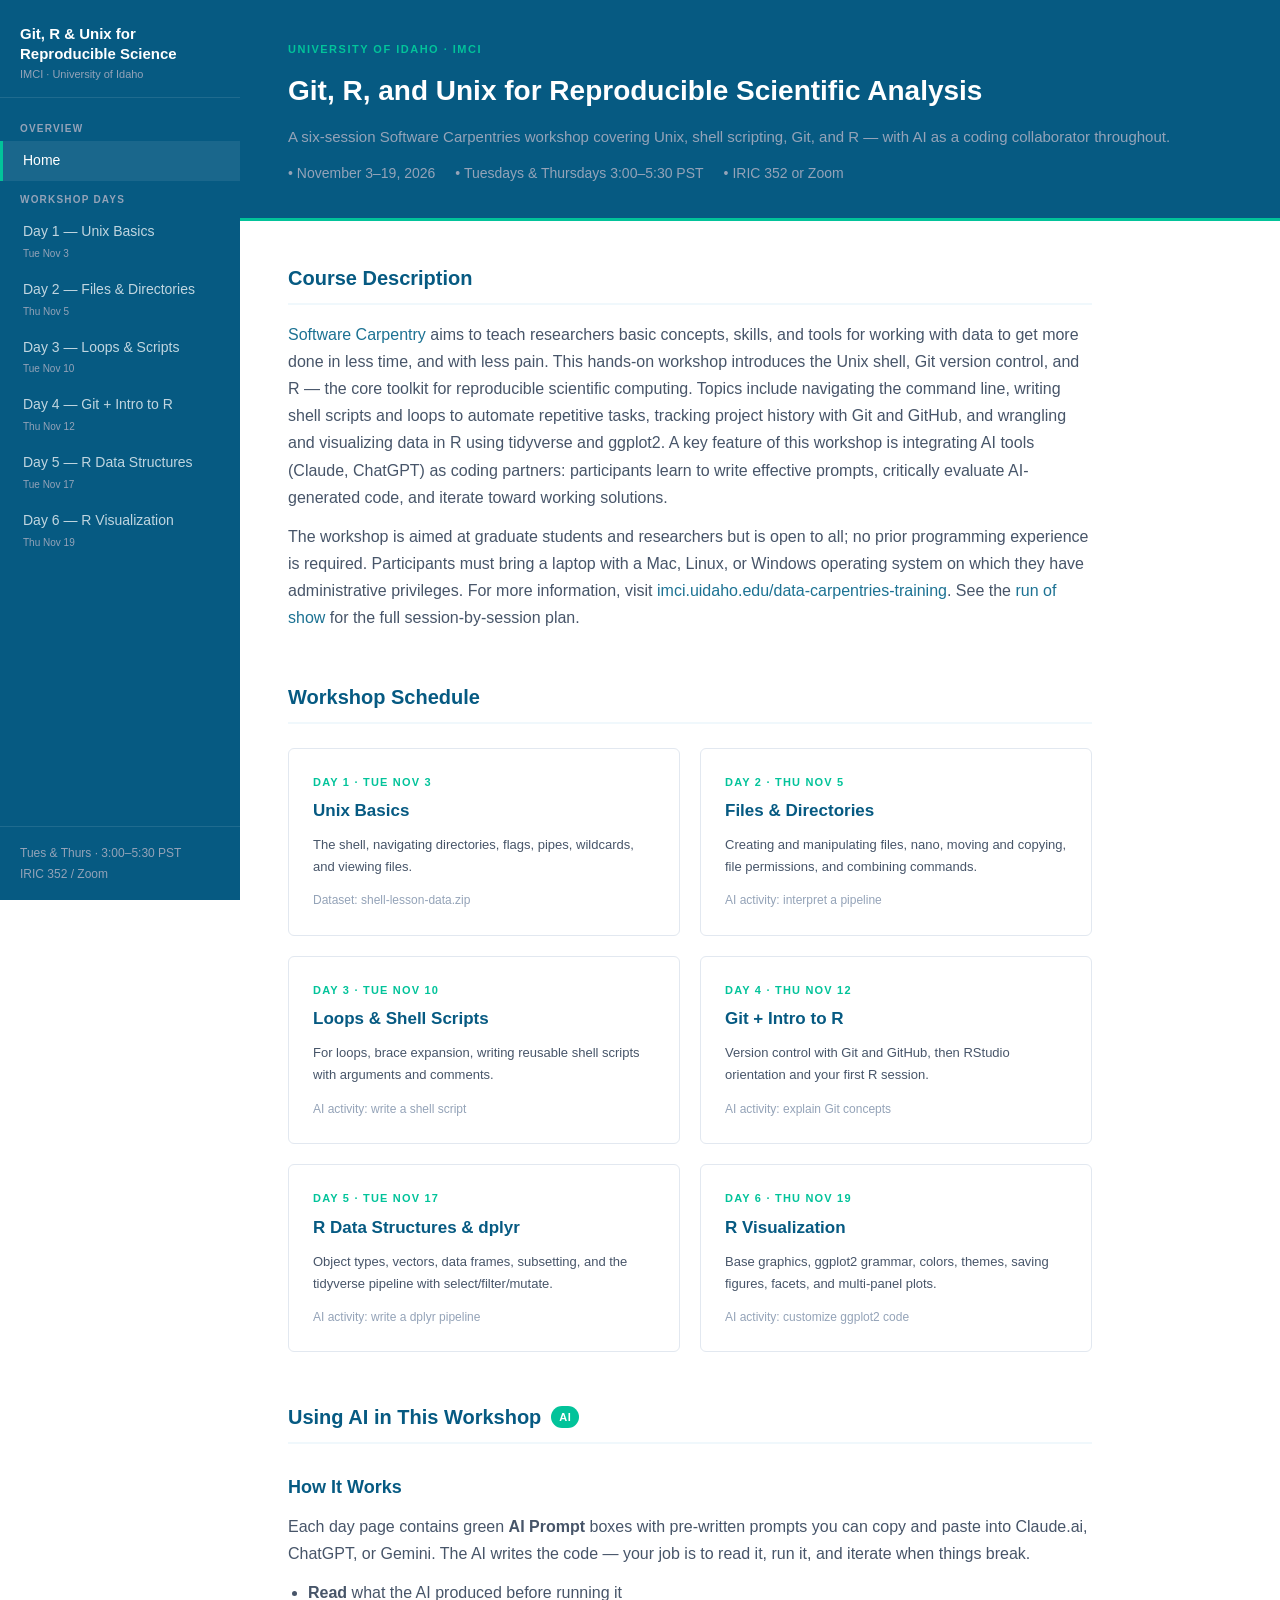
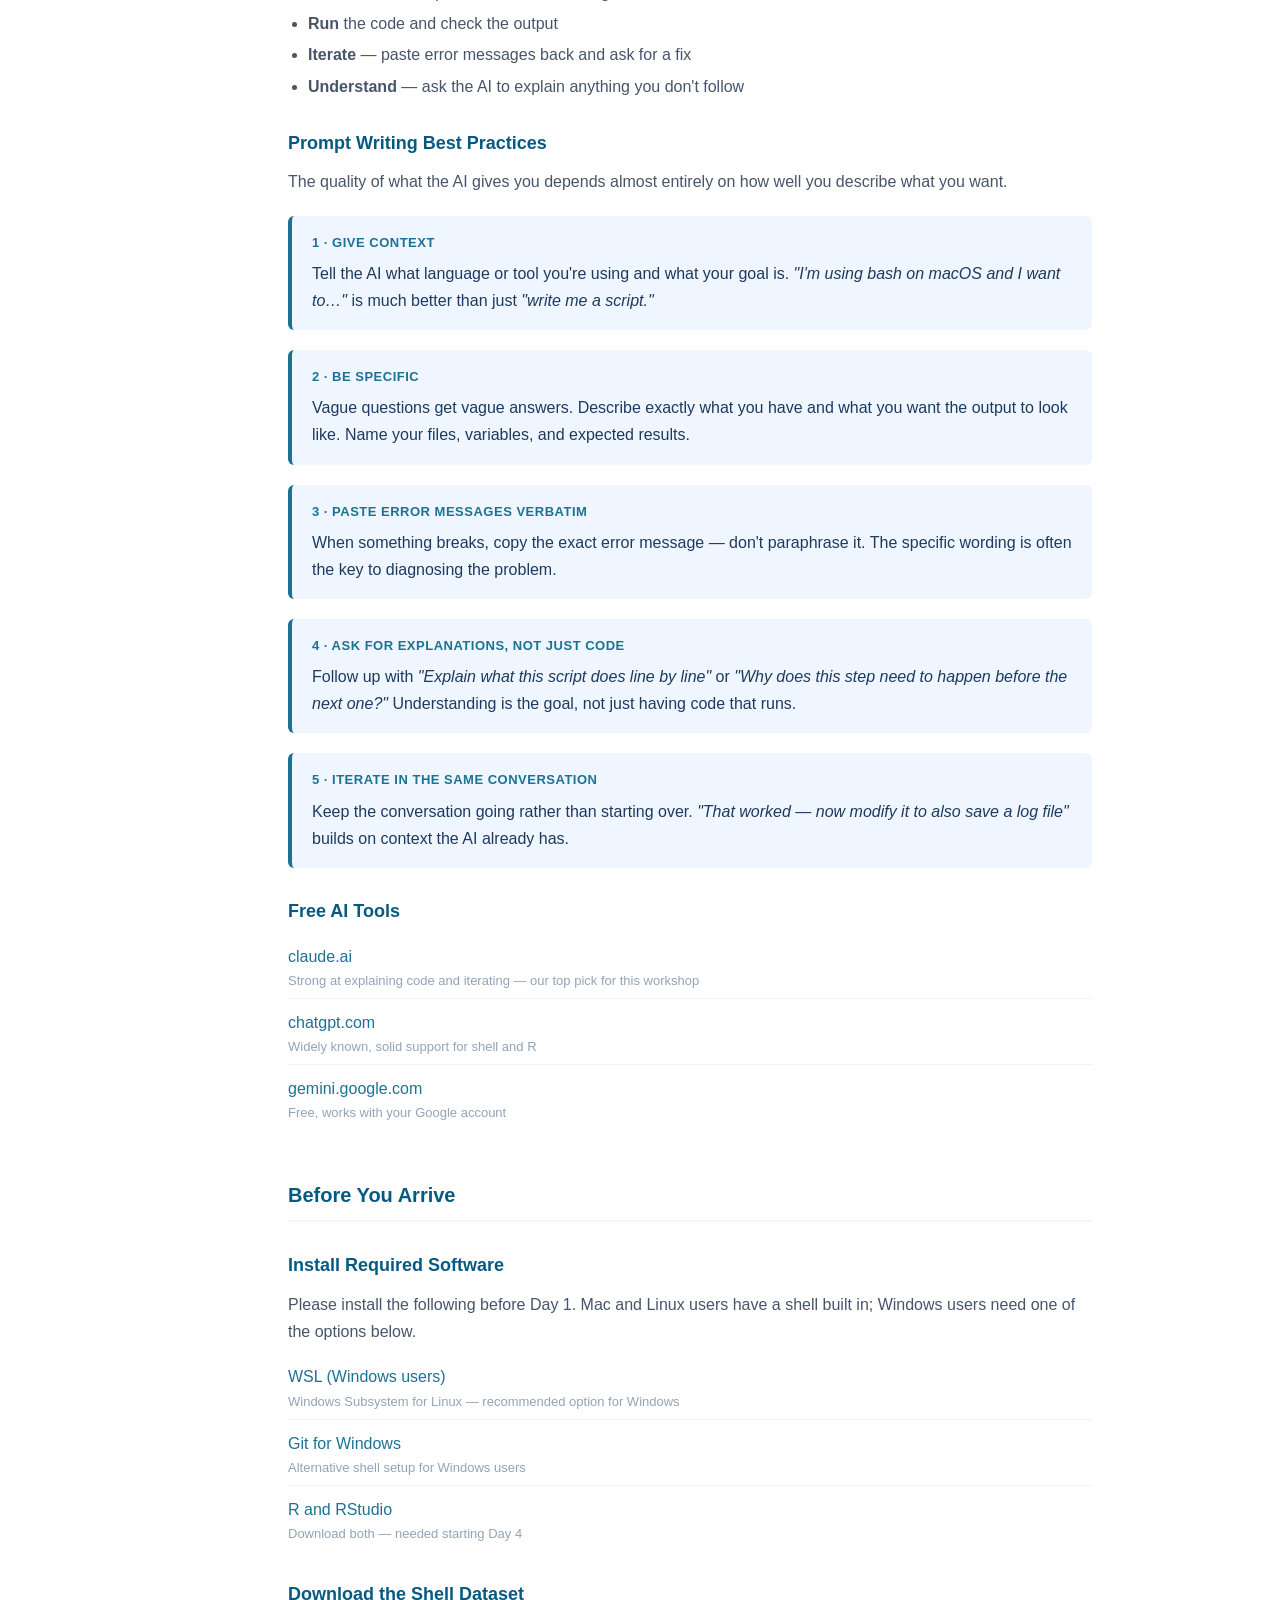
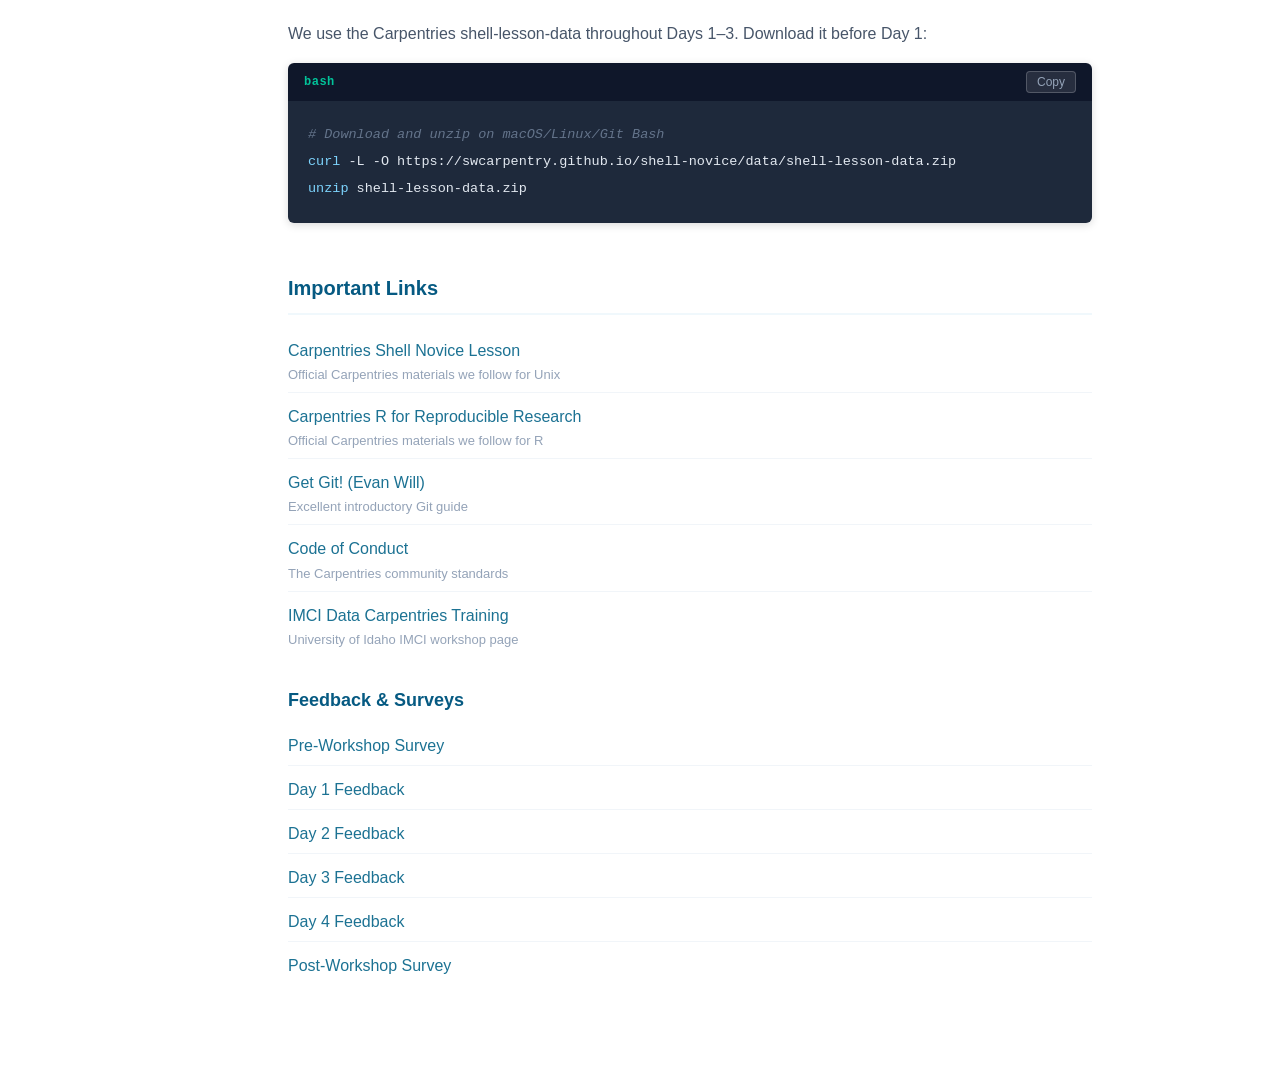
<file: index.html>
<!DOCTYPE html>
<html lang="en">
<head>
<meta charset="UTF-8">
<meta name="viewport" content="width=device-width, initial-scale=1.0">
<title>Git, R, and Unix for Reproducible Scientific Analysis — IMCI Workshop</title>
<link rel="stylesheet" href="style.css">
</head>
<body>

<button class="menu-toggle" aria-label="Toggle menu">☰</button>

<aside class="sidebar">
  <div class="sidebar-logo">
    <a href="index.html">Git, R &amp; Unix for Reproducible Science</a>
    <a href="https://imci.uidaho.edu/data-carpentries-training" target="_blank"><span>IMCI · University of Idaho</span></a>
  </div>
  <nav>
    <div class="nav-section">Overview</div>
    <a href="index.html">Home</a>
    <div class="nav-section">Workshop Days</div>
    <a href="day1.html">Day 1 — Unix Basics<span class="day-label">Tue Nov 3</span></a>
    <a href="day2.html">Day 2 — Files &amp; Directories<span class="day-label">Thu Nov 5</span></a>
    <a href="day3.html">Day 3 — Loops &amp; Scripts<span class="day-label">Tue Nov 10</span></a>
    <a href="day4.html">Day 4 — Git + Intro to R<span class="day-label">Thu Nov 12</span></a>
    <a href="day5.html">Day 5 — R Data Structures<span class="day-label">Tue Nov 17</span></a>
    <a href="day6.html">Day 6 — R Visualization<span class="day-label">Thu Nov 19</span></a>
  </nav>
  <div class="sidebar-footer">Tues &amp; Thurs · 3:00–5:30 PST<br>IRIC 352 / Zoom</div>
</aside>

<div class="main">
  <header class="page-header">
    <div class="day-tag"><a href="https://imci.uidaho.edu/data-carpentries-training" target="_blank" style="color:inherit;text-decoration:none;">University of Idaho · IMCI</a></div>
    <h1>Git, R, and Unix for Reproducible Scientific Analysis</h1>
    <p style="color:#94A3B8;margin-top:10px;font-size:15px;">A six-session Software Carpentries workshop covering Unix, shell scripting, Git, and R — with AI as a coding collaborator throughout.</p>
    <div class="meta">
      <span>November 3–19, 2026</span>
      <span>Tuesdays &amp; Thursdays 3:00–5:30 PST</span>
      <span>IRIC 352 or Zoom</span>
    </div>
  </header>

  <div class="content">

    <div class="section">
      <div class="section-title">Course Description</div>
      <p><a href="https://software-carpentry.org/" target="_blank">Software Carpentry</a> aims to teach researchers basic concepts, skills, and tools for working with data to get more done in less time, and with less pain. This hands-on workshop introduces the Unix shell, Git version control, and R — the core toolkit for reproducible scientific computing. Topics include navigating the command line, writing shell scripts and loops to automate repetitive tasks, tracking project history with Git and GitHub, and wrangling and visualizing data in R using tidyverse and ggplot2. A key feature of this workshop is integrating AI tools (Claude, ChatGPT) as coding partners: participants learn to write effective prompts, critically evaluate AI-generated code, and iterate toward working solutions.</p>
      <p>The workshop is aimed at graduate students and researchers but is open to all; no prior programming experience is required. Participants must bring a laptop with a Mac, Linux, or Windows operating system on which they have administrative privileges. For more information, visit <a href="https://imci.uidaho.edu/data-carpentries-training" target="_blank">imci.uidaho.edu/data-carpentries-training</a>. See the <a href="https://docs.google.com/document/d/1jWtdh1XeeGhnQqOpJk64u4ZnpsnD8Xxl2saQIbyRXAM/edit?usp=sharing" target="_blank">run of show</a> for the full session-by-session plan.</p>
    </div>

    <div class="section">
      <div class="section-title">Workshop Schedule</div>
      <div class="day-grid">
        <a class="day-card" href="day1.html">
          <div class="card-day">Day 1 · Tue Nov 3</div>
          <h3>Unix Basics</h3>
          <p>The shell, navigating directories, flags, pipes, wildcards, and viewing files.</p>
          <div class="card-date">Dataset: shell-lesson-data.zip</div>
        </a>
        <a class="day-card" href="day2.html">
          <div class="card-day">Day 2 · Thu Nov 5</div>
          <h3>Files &amp; Directories</h3>
          <p>Creating and manipulating files, nano, moving and copying, file permissions, and combining commands.</p>
          <div class="card-date">AI activity: interpret a pipeline</div>
        </a>
        <a class="day-card" href="day3.html">
          <div class="card-day">Day 3 · Tue Nov 10</div>
          <h3>Loops &amp; Shell Scripts</h3>
          <p>For loops, brace expansion, writing reusable shell scripts with arguments and comments.</p>
          <div class="card-date">AI activity: write a shell script</div>
        </a>
        <a class="day-card" href="day4.html">
          <div class="card-day">Day 4 · Thu Nov 12</div>
          <h3>Git + Intro to R</h3>
          <p>Version control with Git and GitHub, then RStudio orientation and your first R session.</p>
          <div class="card-date">AI activity: explain Git concepts</div>
        </a>
        <a class="day-card" href="day5.html">
          <div class="card-day">Day 5 · Tue Nov 17</div>
          <h3>R Data Structures &amp; dplyr</h3>
          <p>Object types, vectors, data frames, subsetting, and the tidyverse pipeline with select/filter/mutate.</p>
          <div class="card-date">AI activity: write a dplyr pipeline</div>
        </a>
        <a class="day-card" href="day6.html">
          <div class="card-day">Day 6 · Thu Nov 19</div>
          <h3>R Visualization</h3>
          <p>Base graphics, ggplot2 grammar, colors, themes, saving figures, facets, and multi-panel plots.</p>
          <div class="card-date">AI activity: customize ggplot2 code</div>
        </a>
      </div>
    </div>

    <div class="section">
      <div class="section-title">Using AI in This Workshop <span class="badge ai">AI</span></div>

      <h2>How It Works</h2>
      <p>Each day page contains green <strong>AI Prompt</strong> boxes with pre-written prompts you can copy and paste into Claude.ai, ChatGPT, or Gemini. The AI writes the code — your job is to read it, run it, and iterate when things break.</p>
      <ul>
        <li><strong>Read</strong> what the AI produced before running it</li>
        <li><strong>Run</strong> the code and check the output</li>
        <li><strong>Iterate</strong> — paste error messages back and ask for a fix</li>
        <li><strong>Understand</strong> — ask the AI to explain anything you don't follow</li>
      </ul>

      <h2>Prompt Writing Best Practices</h2>
      <p>The quality of what the AI gives you depends almost entirely on how well you describe what you want.</p>

      <div class="callout demo">
        <div class="callout-title">1 · Give context</div>
        <p>Tell the AI what language or tool you're using and what your goal is. <em>"I'm using bash on macOS and I want to…"</em> is much better than just <em>"write me a script."</em></p>
      </div>

      <div class="callout demo">
        <div class="callout-title">2 · Be specific</div>
        <p>Vague questions get vague answers. Describe exactly what you have and what you want the output to look like. Name your files, variables, and expected results.</p>
      </div>

      <div class="callout demo">
        <div class="callout-title">3 · Paste error messages verbatim</div>
        <p>When something breaks, copy the exact error message — don't paraphrase it. The specific wording is often the key to diagnosing the problem.</p>
      </div>

      <div class="callout demo">
        <div class="callout-title">4 · Ask for explanations, not just code</div>
        <p>Follow up with <em>"Explain what this script does line by line"</em> or <em>"Why does this step need to happen before the next one?"</em> Understanding is the goal, not just having code that runs.</p>
      </div>

      <div class="callout demo">
        <div class="callout-title">5 · Iterate in the same conversation</div>
        <p>Keep the conversation going rather than starting over. <em>"That worked — now modify it to also save a log file"</em> builds on context the AI already has.</p>
      </div>

      <h2>Free AI Tools</h2>
      <ul class="link-list">
        <li><a href="https://claude.ai" target="_blank">claude.ai</a><span class="link-desc">Strong at explaining code and iterating — our top pick for this workshop</span></li>
        <li><a href="https://chatgpt.com" target="_blank">chatgpt.com</a><span class="link-desc">Widely known, solid support for shell and R</span></li>
        <li><a href="https://gemini.google.com" target="_blank">gemini.google.com</a><span class="link-desc">Free, works with your Google account</span></li>
      </ul>
    </div>

    <div class="section">
      <div class="section-title">Before You Arrive</div>

      <h2>Install Required Software</h2>
      <p>Please install the following before Day 1. Mac and Linux users have a shell built in; Windows users need one of the options below.</p>
      <ul class="link-list">
        <li><a href="https://learn.microsoft.com/en-us/windows/wsl/install" target="_blank">WSL (Windows users)</a><span class="link-desc">Windows Subsystem for Linux — recommended option for Windows</span></li>
        <li><a href="https://carpentries.github.io/workshop-template/install_instructions/#shell" target="_blank">Git for Windows</a><span class="link-desc">Alternative shell setup for Windows users</span></li>
        <li><a href="https://posit.co/download/rstudio-desktop/" target="_blank">R and RStudio</a><span class="link-desc">Download both — needed starting Day 4</span></li>
      </ul>

      <h2>Download the Shell Dataset</h2>
      <p>We use the Carpentries shell-lesson-data throughout Days 1–3. Download it before Day 1:</p>
      <div class="code-block">
        <div class="code-header"><span class="code-lang">bash</span><button class="copy-btn" onclick="copyCode(this)">Copy</button></div>
        <pre><code><span class="cm"># Download and unzip on macOS/Linux/Git Bash</span>
<span class="kw">curl</span> -L -O https://swcarpentry.github.io/shell-novice/data/shell-lesson-data.zip
<span class="kw">unzip</span> shell-lesson-data.zip</code></pre>
      </div>
    </div>

    <div class="section">
      <div class="section-title">Important Links</div>
      <ul class="link-list">
        <li><a href="https://swcarpentry.github.io/shell-novice/01-intro.html" target="_blank">Carpentries Shell Novice Lesson</a><span class="link-desc">Official Carpentries materials we follow for Unix</span></li>
        <li><a href="https://swcarpentry.github.io/r-novice-gapminder/" target="_blank">Carpentries R for Reproducible Research</a><span class="link-desc">Official Carpentries materials we follow for R</span></li>
        <li><a href="https://evanwill.github.io/get-git-b/" target="_blank">Get Git! (Evan Will)</a><span class="link-desc">Excellent introductory Git guide</span></li>
        <li><a href="https://docs.carpentries.org/topic_folders/policies/code-of-conduct.html" target="_blank">Code of Conduct</a><span class="link-desc">The Carpentries community standards</span></li>
        <li><a href="https://imci.uidaho.edu/data-carpentries-training" target="_blank">IMCI Data Carpentries Training</a><span class="link-desc">University of Idaho IMCI workshop page</span></li>
      </ul>

      <h2>Feedback &amp; Surveys</h2>
      <ul class="link-list">
        <li><a href="#" target="_blank">Pre-Workshop Survey</a></li>
        <li><a href="#" target="_blank">Day 1 Feedback</a></li>
        <li><a href="#" target="_blank">Day 2 Feedback</a></li>
        <li><a href="#" target="_blank">Day 3 Feedback</a></li>
        <li><a href="#" target="_blank">Day 4 Feedback</a></li>
        <li><a href="#" target="_blank">Post-Workshop Survey</a></li>
      </ul>
    </div>

  </div>
</div>

<script src="scripts.js"></script>
</body>
</html>
</file>
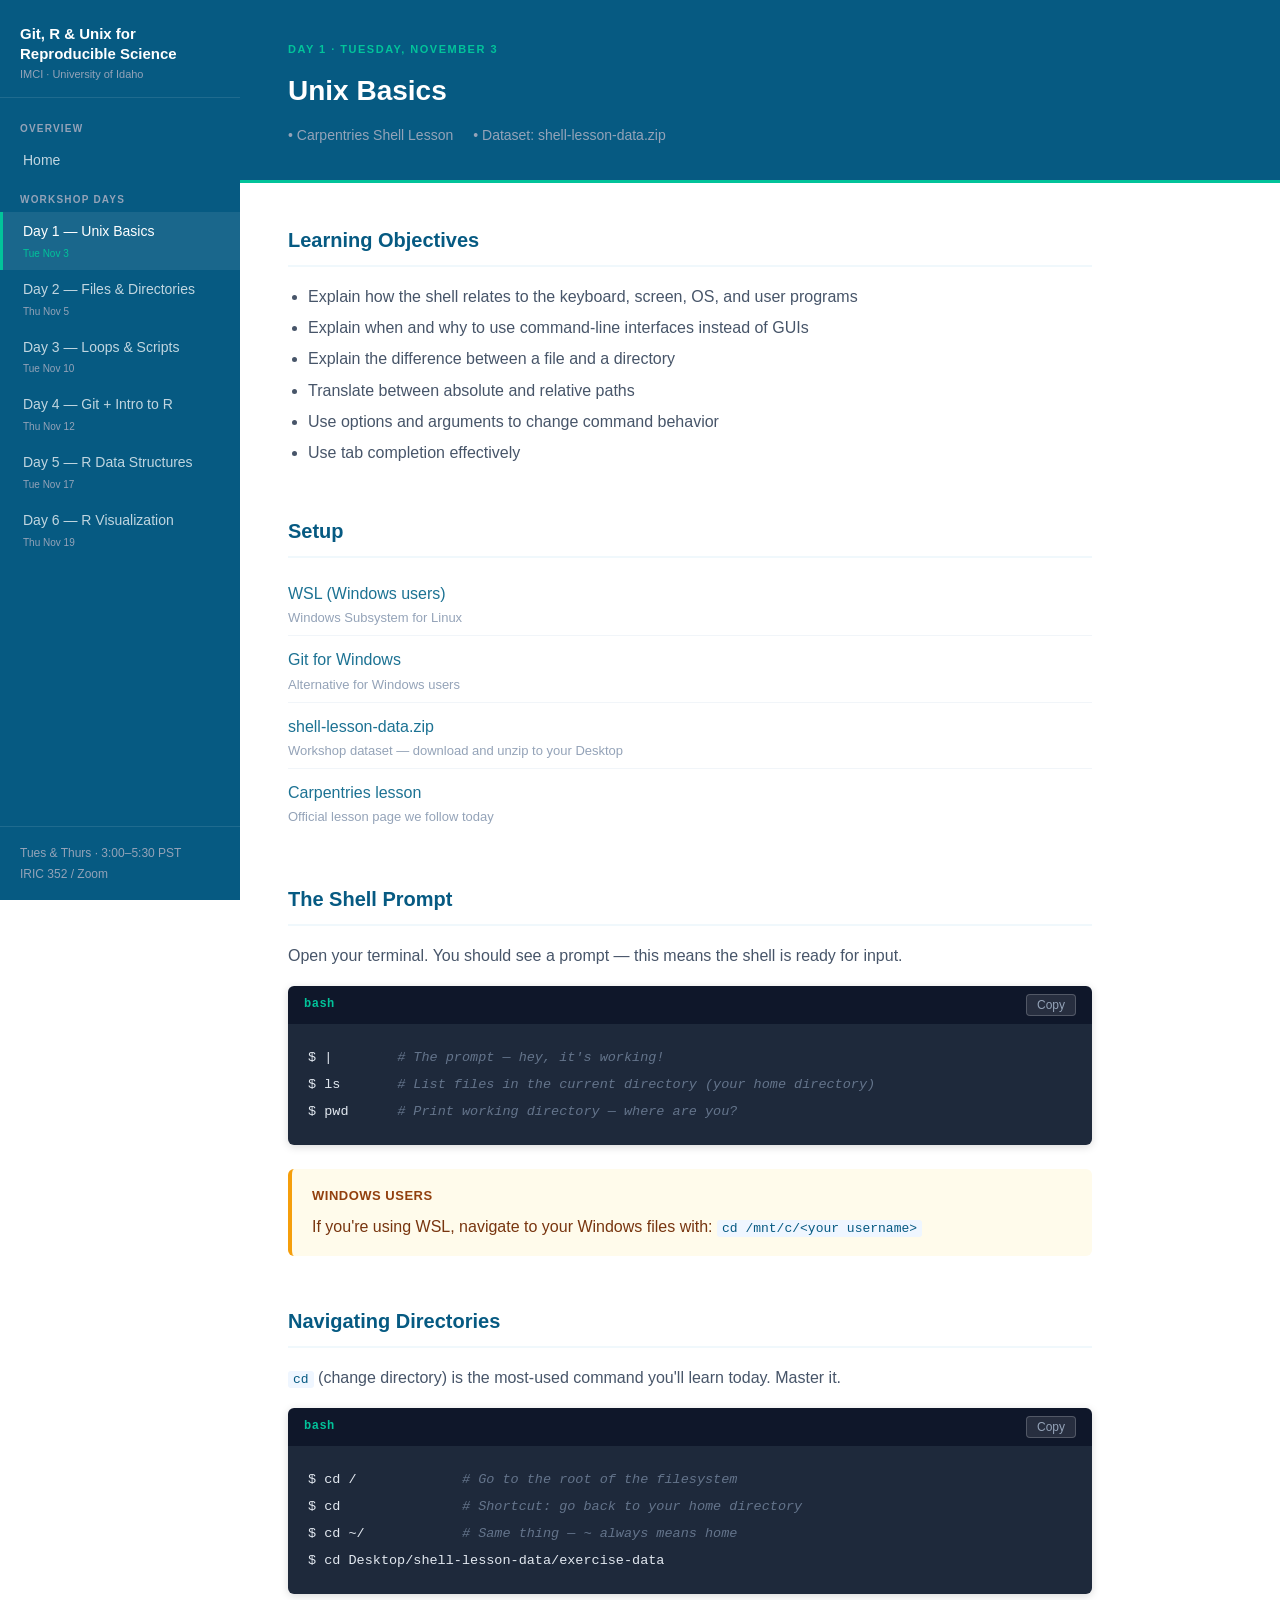
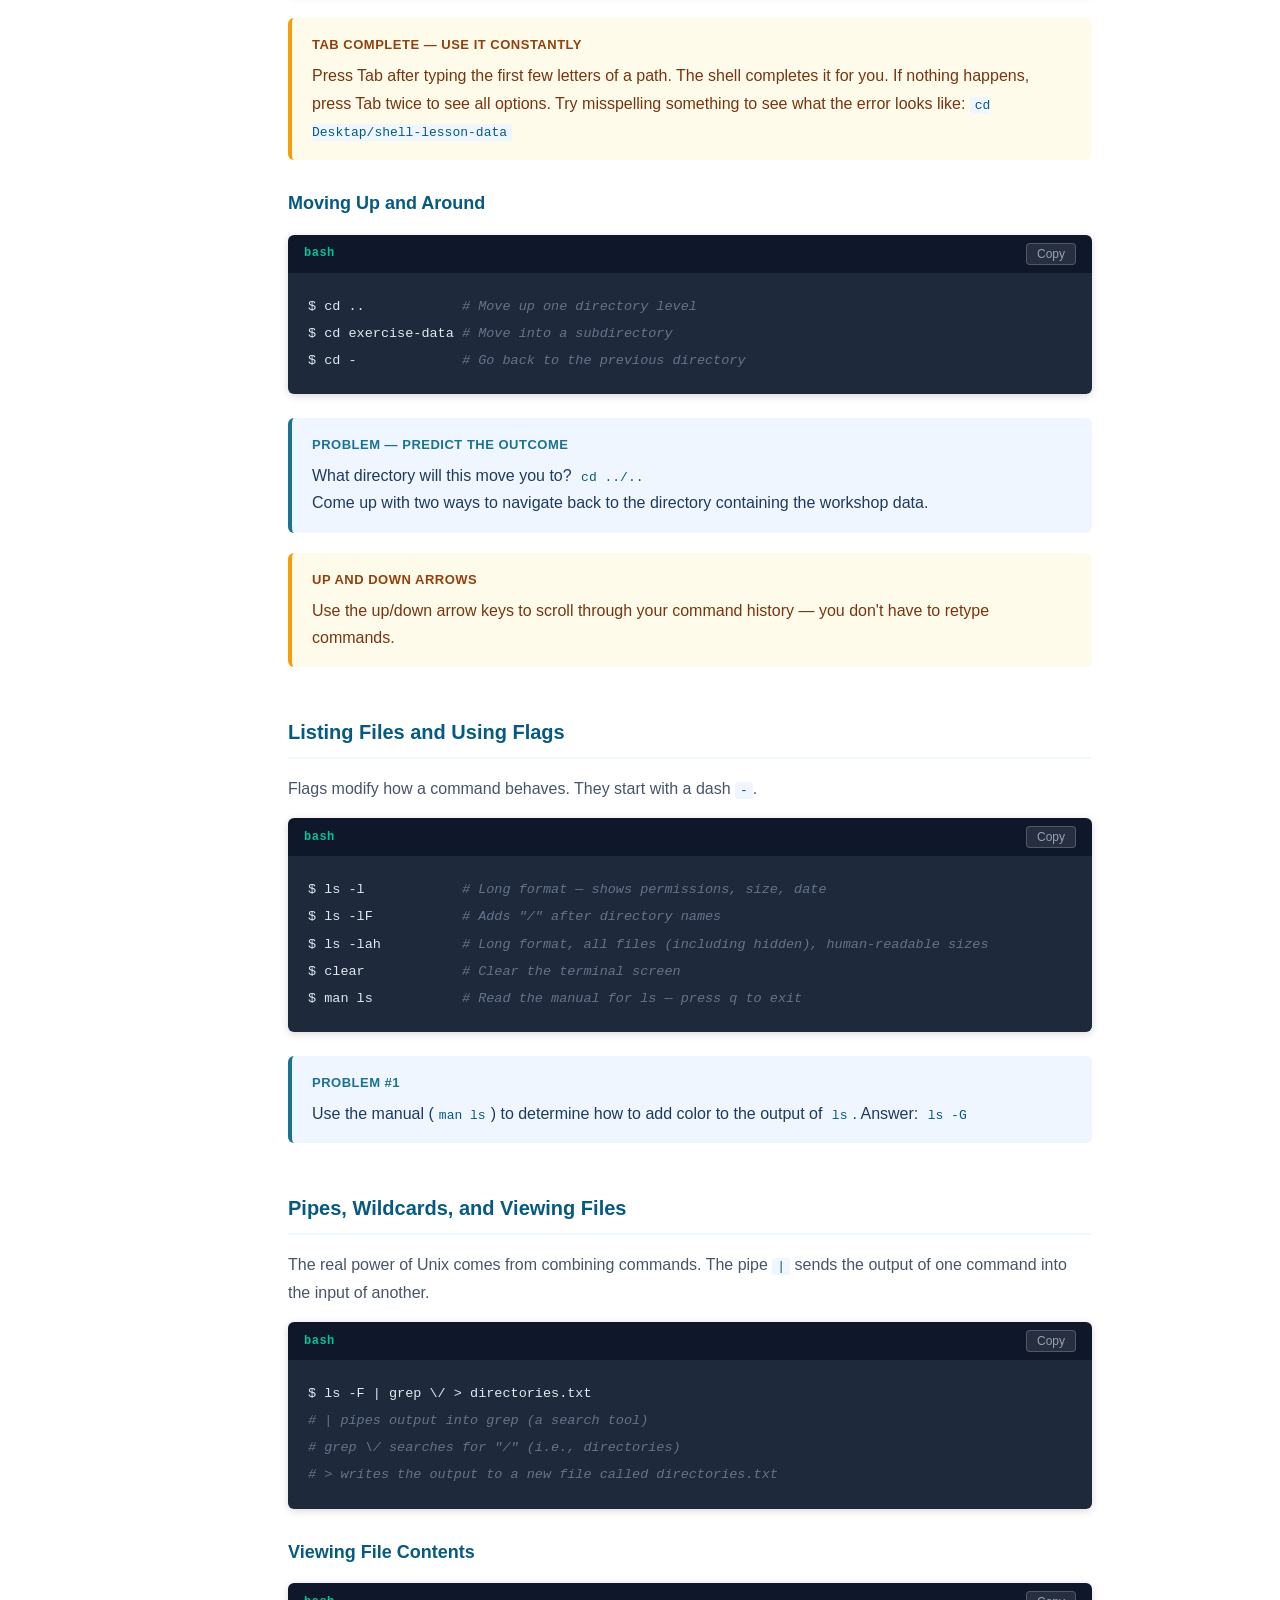
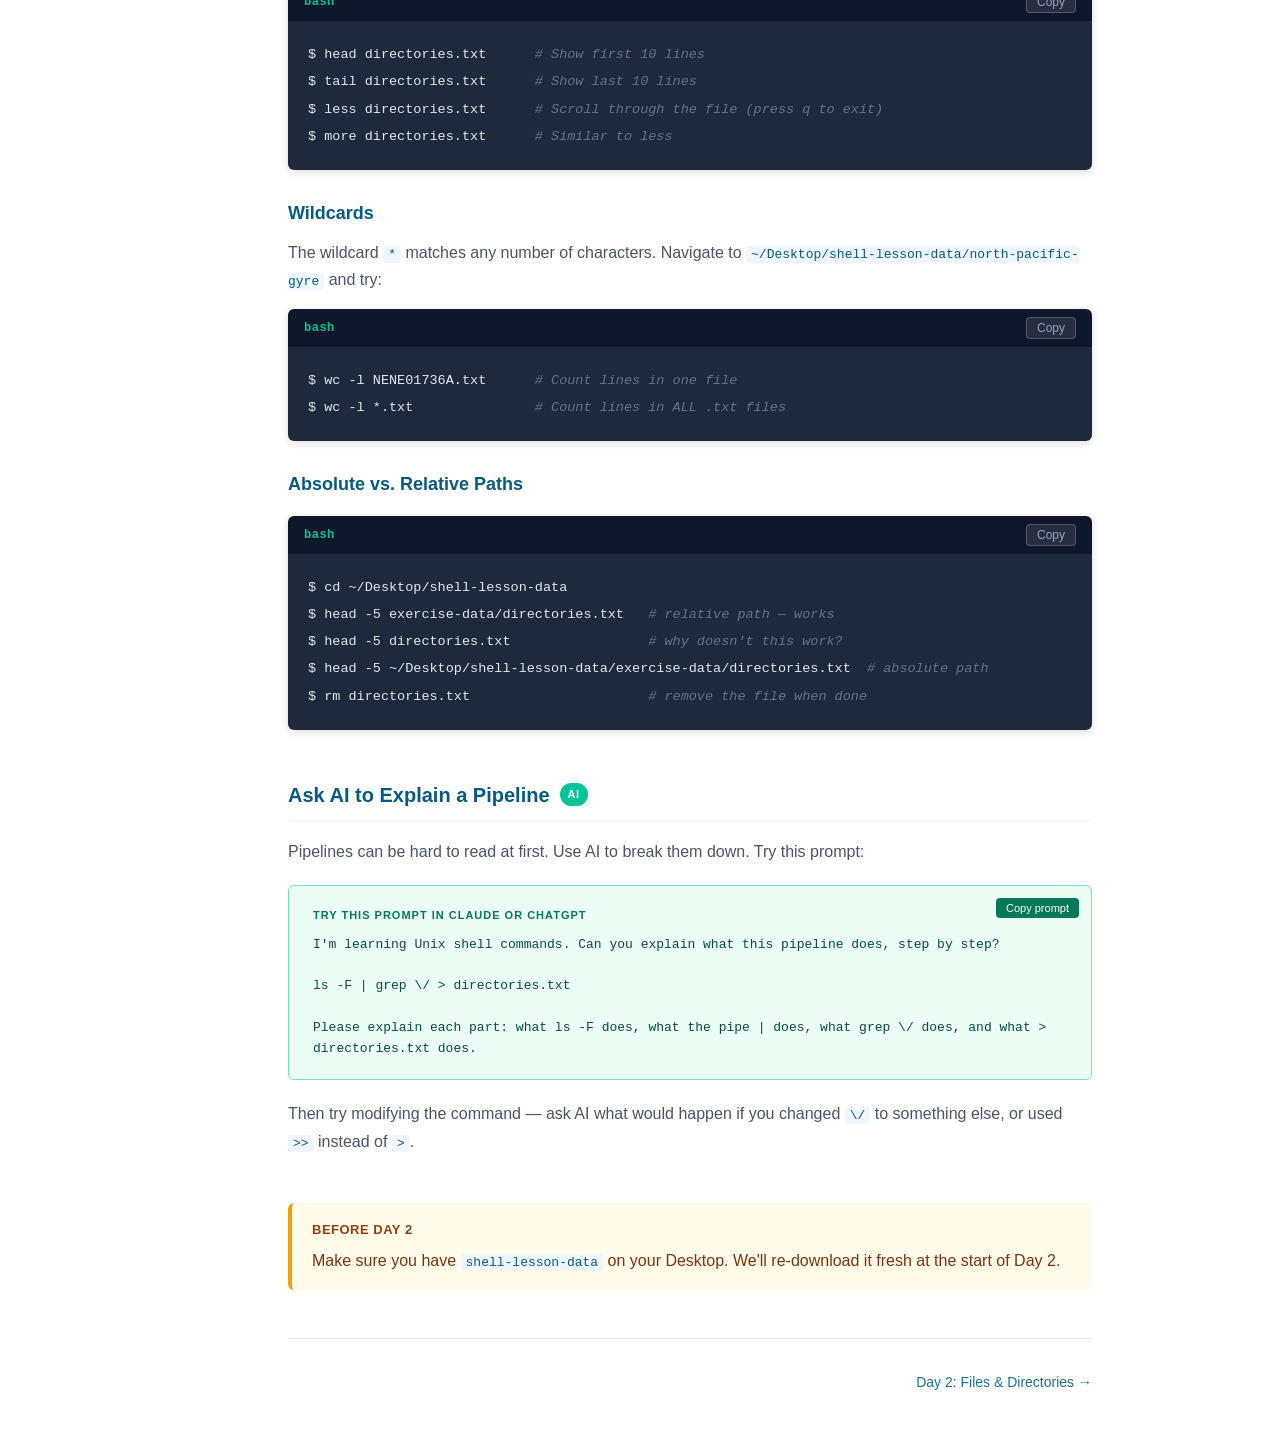
<file: day1.html>
<!DOCTYPE html>
<html lang="en">
<head>
<meta charset="UTF-8">
<meta name="viewport" content="width=device-width, initial-scale=1.0">
<title>Day 1 — Unix Basics</title>
<link rel="stylesheet" href="style.css">
</head>
<body>

<button class="menu-toggle" aria-label="Toggle menu">☰</button>

<aside class="sidebar">
  <div class="sidebar-logo">
    <a href="index.html">Git, R &amp; Unix for Reproducible Science</a>
    <a href="https://imci.uidaho.edu/data-carpentries-training" target="_blank"><span>IMCI · University of Idaho</span></a>
  </div>
  <nav>
    <div class="nav-section">Overview</div>
    <a href="index.html">Home</a>
    <div class="nav-section">Workshop Days</div>
    <a href="day1.html">Day 1 — Unix Basics<span class="day-label">Tue Nov 3</span></a>
    <a href="day2.html">Day 2 — Files &amp; Directories<span class="day-label">Thu Nov 5</span></a>
    <a href="day3.html">Day 3 — Loops &amp; Scripts<span class="day-label">Tue Nov 10</span></a>
    <a href="day4.html">Day 4 — Git + Intro to R<span class="day-label">Thu Nov 12</span></a>
    <a href="day5.html">Day 5 — R Data Structures<span class="day-label">Tue Nov 17</span></a>
    <a href="day6.html">Day 6 — R Visualization<span class="day-label">Thu Nov 19</span></a>
  </nav>
  <div class="sidebar-footer">Tues &amp; Thurs · 3:00–5:30 PST<br>IRIC 352 / Zoom</div>
</aside>

<div class="main">
  <header class="page-header">
    <div class="day-tag">Day 1 · Tuesday, November 3</div>
    <h1>Unix Basics</h1>
    <div class="meta">
      <span>Carpentries Shell Lesson</span>
      <span>Dataset: shell-lesson-data.zip</span>
    </div>
  </header>

  <div class="content">

    <div class="section">
      <div class="section-title">Learning Objectives</div>
      <ul>
        <li>Explain how the shell relates to the keyboard, screen, OS, and user programs</li>
        <li>Explain when and why to use command-line interfaces instead of GUIs</li>
        <li>Explain the difference between a file and a directory</li>
        <li>Translate between absolute and relative paths</li>
        <li>Use options and arguments to change command behavior</li>
        <li>Use tab completion effectively</li>
      </ul>
    </div>

    <div class="section">
      <div class="section-title">Setup</div>
      <ul class="link-list">
        <li><a href="https://learn.microsoft.com/en-us/windows/wsl/install" target="_blank">WSL (Windows users)</a><span class="link-desc">Windows Subsystem for Linux</span></li>
        <li><a href="https://carpentries.github.io/workshop-template/install_instructions/#shell" target="_blank">Git for Windows</a><span class="link-desc">Alternative for Windows users</span></li>
        <li><a href="https://swcarpentry.github.io/shell-novice/data/shell-lesson-data.zip" target="_blank">shell-lesson-data.zip</a><span class="link-desc">Workshop dataset — download and unzip to your Desktop</span></li>
        <li><a href="https://swcarpentry.github.io/shell-novice/01-intro.html" target="_blank">Carpentries lesson</a><span class="link-desc">Official lesson page we follow today</span></li>
      </ul>
    </div>

    <div class="section">
      <div class="section-title">The Shell Prompt</div>
      <p>Open your terminal. You should see a prompt — this means the shell is ready for input.</p>
      <div class="code-block">
        <div class="code-header"><span class="code-lang">bash</span><button class="copy-btn" onclick="copyCode(this)">Copy</button></div>
        <pre><code>$ |        <span class="cm"># The prompt — hey, it's working!</span>
$ ls       <span class="cm"># List files in the current directory (your home directory)</span>
$ pwd      <span class="cm"># Print working directory — where are you?</span></code></pre>
      </div>
      <div class="callout tip">
        <div class="callout-title">Windows users</div>
        <p>If you're using WSL, navigate to your Windows files with: <code>cd /mnt/c/&lt;your username&gt;</code></p>
      </div>
    </div>

    <div class="section">
      <div class="section-title">Navigating Directories</div>
      <p><code>cd</code> (change directory) is the most-used command you'll learn today. Master it.</p>
      <div class="code-block">
        <div class="code-header"><span class="code-lang">bash</span><button class="copy-btn" onclick="copyCode(this)">Copy</button></div>
        <pre><code>$ cd /             <span class="cm"># Go to the root of the filesystem</span>
$ cd               <span class="cm"># Shortcut: go back to your home directory</span>
$ cd ~/            <span class="cm"># Same thing — ~ always means home</span>
$ cd Desktop/shell-lesson-data/exercise-data</code></pre>
      </div>
      <div class="callout tip">
        <div class="callout-title">Tab complete — use it constantly</div>
        <p>Press Tab after typing the first few letters of a path. The shell completes it for you. If nothing happens, press Tab twice to see all options. Try misspelling something to see what the error looks like: <code>cd Desktap/shell-lesson-data</code></p>
      </div>

      <h2>Moving Up and Around</h2>
      <div class="code-block">
        <div class="code-header"><span class="code-lang">bash</span><button class="copy-btn" onclick="copyCode(this)">Copy</button></div>
        <pre><code>$ cd ..            <span class="cm"># Move up one directory level</span>
$ cd exercise-data <span class="cm"># Move into a subdirectory</span>
$ cd -             <span class="cm"># Go back to the previous directory</span></code></pre>
      </div>

      <div class="callout demo">
        <div class="callout-title">Problem — predict the outcome</div>
        <p>What directory will this move you to? <code>cd ../..</code><br>
        Come up with two ways to navigate back to the directory containing the workshop data.</p>
      </div>

      <div class="callout tip">
        <div class="callout-title">Up and down arrows</div>
        <p>Use the up/down arrow keys to scroll through your command history — you don't have to retype commands.</p>
      </div>
    </div>

    <div class="section">
      <div class="section-title">Listing Files and Using Flags</div>
      <p>Flags modify how a command behaves. They start with a dash <code>-</code>.</p>
      <div class="code-block">
        <div class="code-header"><span class="code-lang">bash</span><button class="copy-btn" onclick="copyCode(this)">Copy</button></div>
        <pre><code>$ ls -l            <span class="cm"># Long format — shows permissions, size, date</span>
$ ls -lF           <span class="cm"># Adds "/" after directory names</span>
$ ls -lah          <span class="cm"># Long format, all files (including hidden), human-readable sizes</span>
$ clear            <span class="cm"># Clear the terminal screen</span>
$ man ls           <span class="cm"># Read the manual for ls — press q to exit</span></code></pre>
      </div>

      <div class="callout demo">
        <div class="callout-title">Problem #1</div>
        <p>Use the manual (<code>man ls</code>) to determine how to add color to the output of <code>ls</code>. Answer: <code>ls -G</code></p>
      </div>
    </div>

    <div class="section">
      <div class="section-title">Pipes, Wildcards, and Viewing Files</div>
      <p>The real power of Unix comes from combining commands. The pipe <code>|</code> sends the output of one command into the input of another.</p>
      <div class="code-block">
        <div class="code-header"><span class="code-lang">bash</span><button class="copy-btn" onclick="copyCode(this)">Copy</button></div>
        <pre><code>$ ls -F | grep \/ > directories.txt
<span class="cm"># | pipes output into grep (a search tool)</span>
<span class="cm"># grep \/ searches for "/" (i.e., directories)</span>
<span class="cm"># > writes the output to a new file called directories.txt</span></code></pre>
      </div>

      <h2>Viewing File Contents</h2>
      <div class="code-block">
        <div class="code-header"><span class="code-lang">bash</span><button class="copy-btn" onclick="copyCode(this)">Copy</button></div>
        <pre><code>$ head directories.txt      <span class="cm"># Show first 10 lines</span>
$ tail directories.txt      <span class="cm"># Show last 10 lines</span>
$ less directories.txt      <span class="cm"># Scroll through the file (press q to exit)</span>
$ more directories.txt      <span class="cm"># Similar to less</span></code></pre>
      </div>

      <h2>Wildcards</h2>
      <p>The wildcard <code>*</code> matches any number of characters. Navigate to <code>~/Desktop/shell-lesson-data/north-pacific-gyre</code> and try:</p>
      <div class="code-block">
        <div class="code-header"><span class="code-lang">bash</span><button class="copy-btn" onclick="copyCode(this)">Copy</button></div>
        <pre><code>$ wc -l NENE01736A.txt      <span class="cm"># Count lines in one file</span>
$ wc -l *.txt               <span class="cm"># Count lines in ALL .txt files</span></code></pre>
      </div>

      <h2>Absolute vs. Relative Paths</h2>
      <div class="code-block">
        <div class="code-header"><span class="code-lang">bash</span><button class="copy-btn" onclick="copyCode(this)">Copy</button></div>
        <pre><code>$ cd ~/Desktop/shell-lesson-data
$ head -5 exercise-data/directories.txt   <span class="cm"># relative path — works</span>
$ head -5 directories.txt                 <span class="cm"># why doesn't this work?</span>
$ head -5 ~/Desktop/shell-lesson-data/exercise-data/directories.txt  <span class="cm"># absolute path</span>
$ rm directories.txt                      <span class="cm"># remove the file when done</span></code></pre>
      </div>
    </div>

    <div class="section">
      <div class="section-title">Ask AI to Explain a Pipeline <span class="badge ai">AI</span></div>
      <p>Pipelines can be hard to read at first. Use AI to break them down. Try this prompt:</p>
      <div class="prompt-box">
        <div class="prompt-label">Try this prompt in Claude or ChatGPT</div>
        <button class="prompt-copy" onclick="copyPrompt(this)">Copy prompt</button>
        <div class="prompt-text">I'm learning Unix shell commands. Can you explain what this pipeline does, step by step?

ls -F | grep \/ > directories.txt

Please explain each part: what ls -F does, what the pipe | does, what grep \/ does, and what > directories.txt does.</div>
      </div>
      <p>Then try modifying the command — ask AI what would happen if you changed <code>\/</code> to something else, or used <code>&gt;&gt;</code> instead of <code>&gt;</code>.</p>
    </div>

    <div class="callout tip">
      <div class="callout-title">Before Day 2</div>
      <p>Make sure you have <code>shell-lesson-data</code> on your Desktop. We'll re-download it fresh at the start of Day 2.</p>
    </div>

    <div class="page-nav">
      <span></span>
      <a class="next" href="day2.html">Day 2: Files &amp; Directories →</a>
    </div>

  </div>
</div>

<script src="scripts.js"></script>
</body>
</html>
</file>
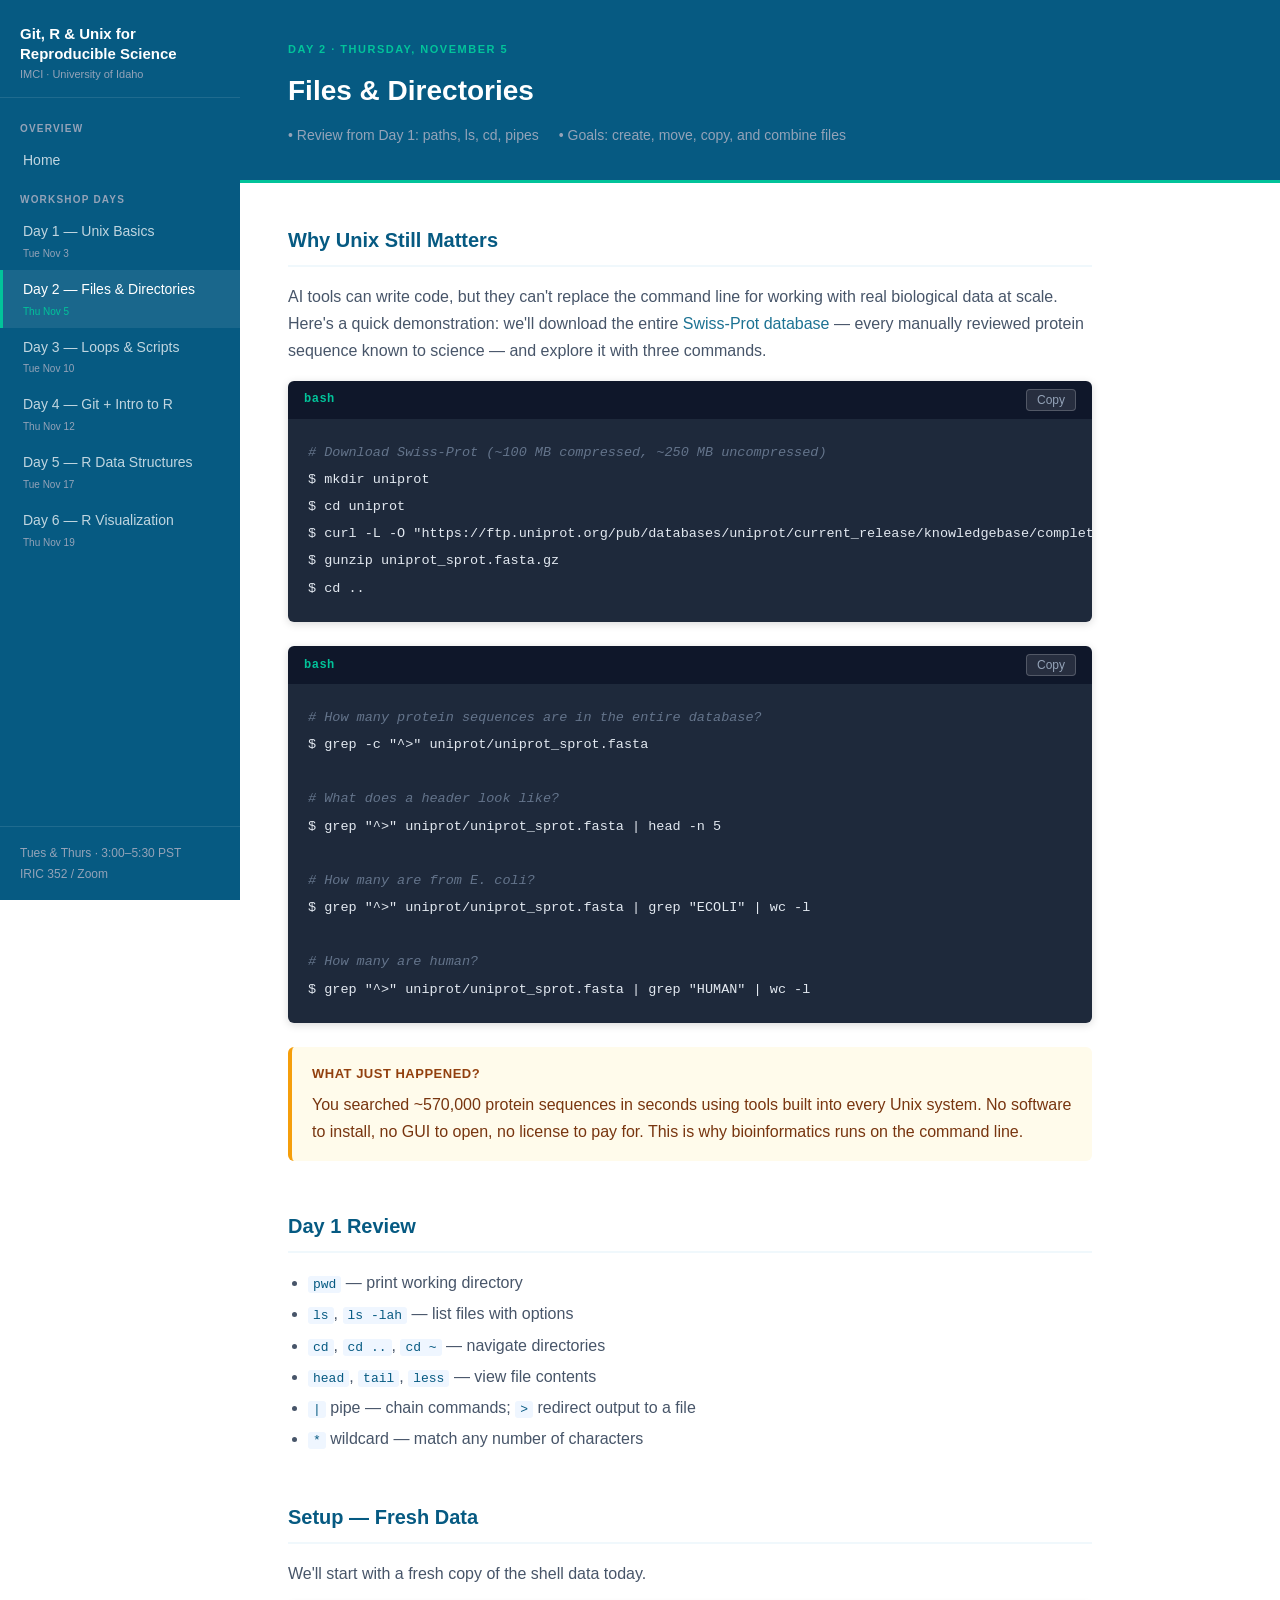
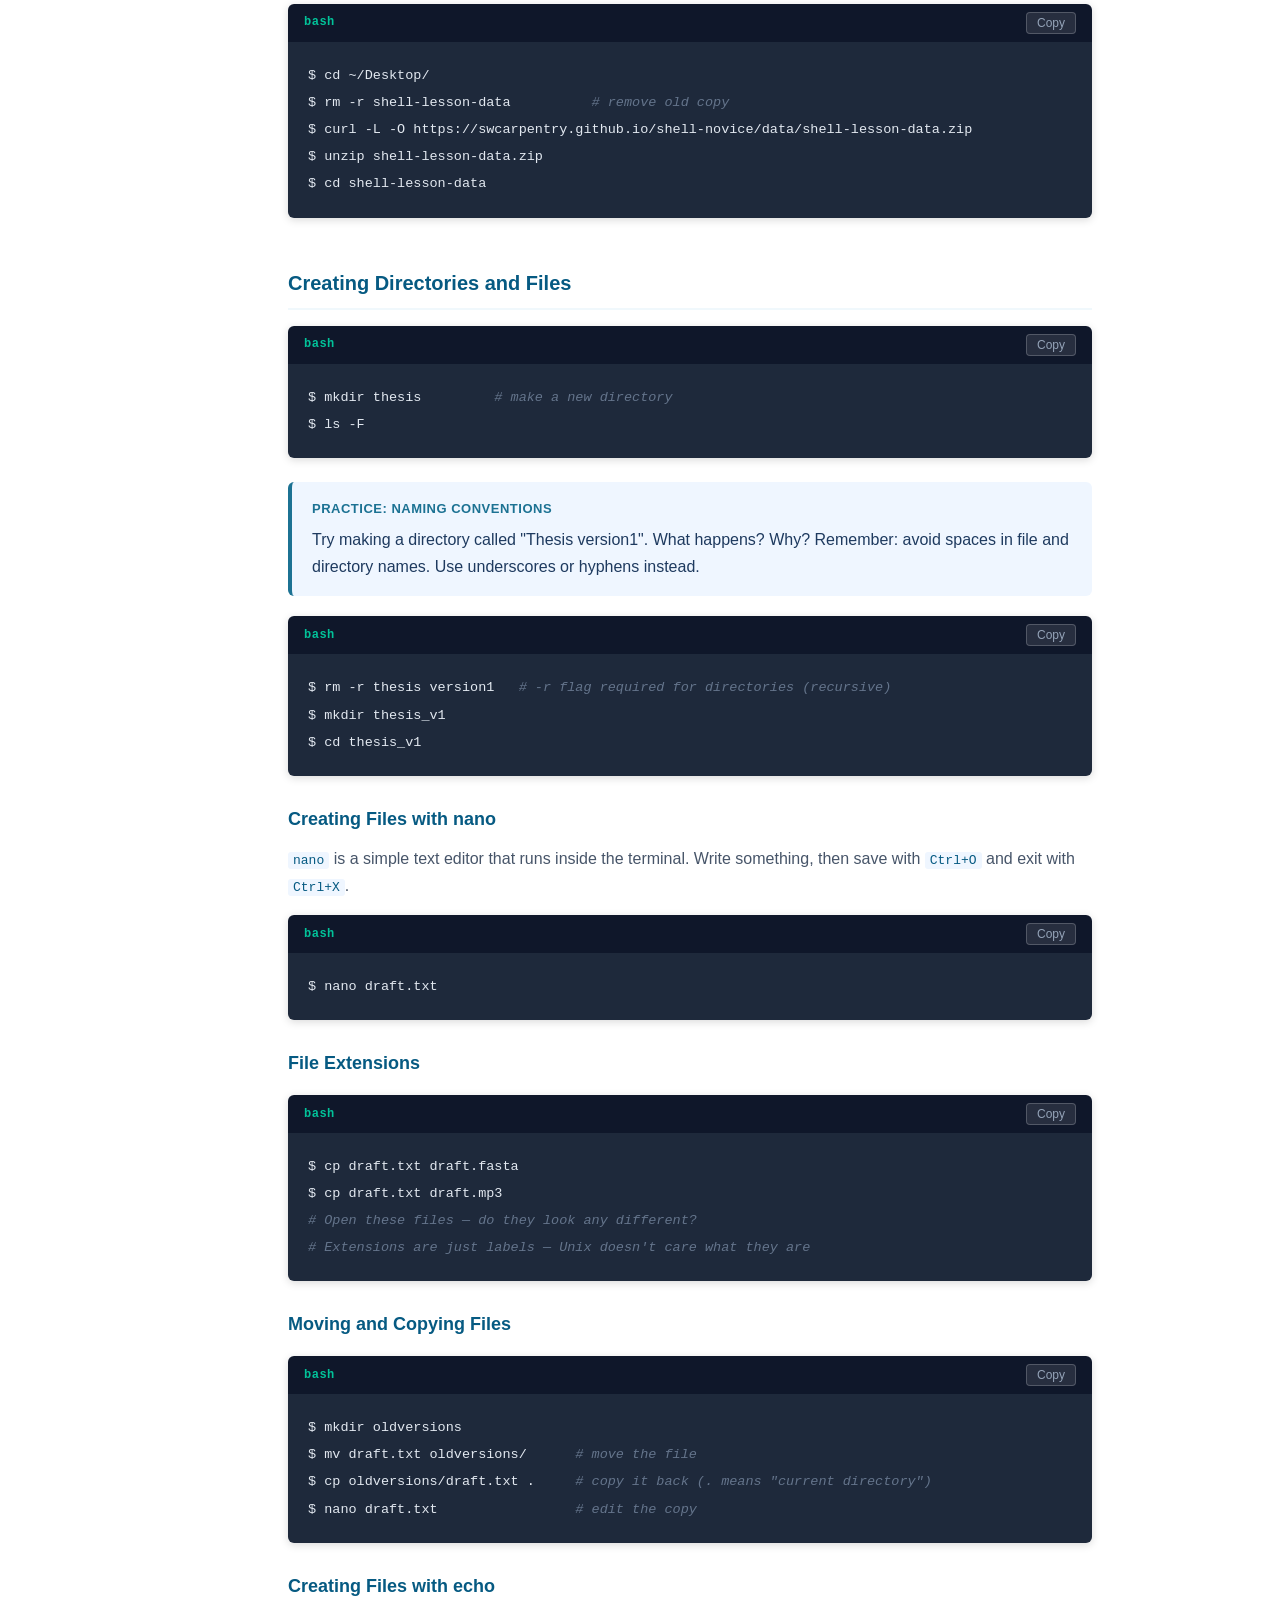
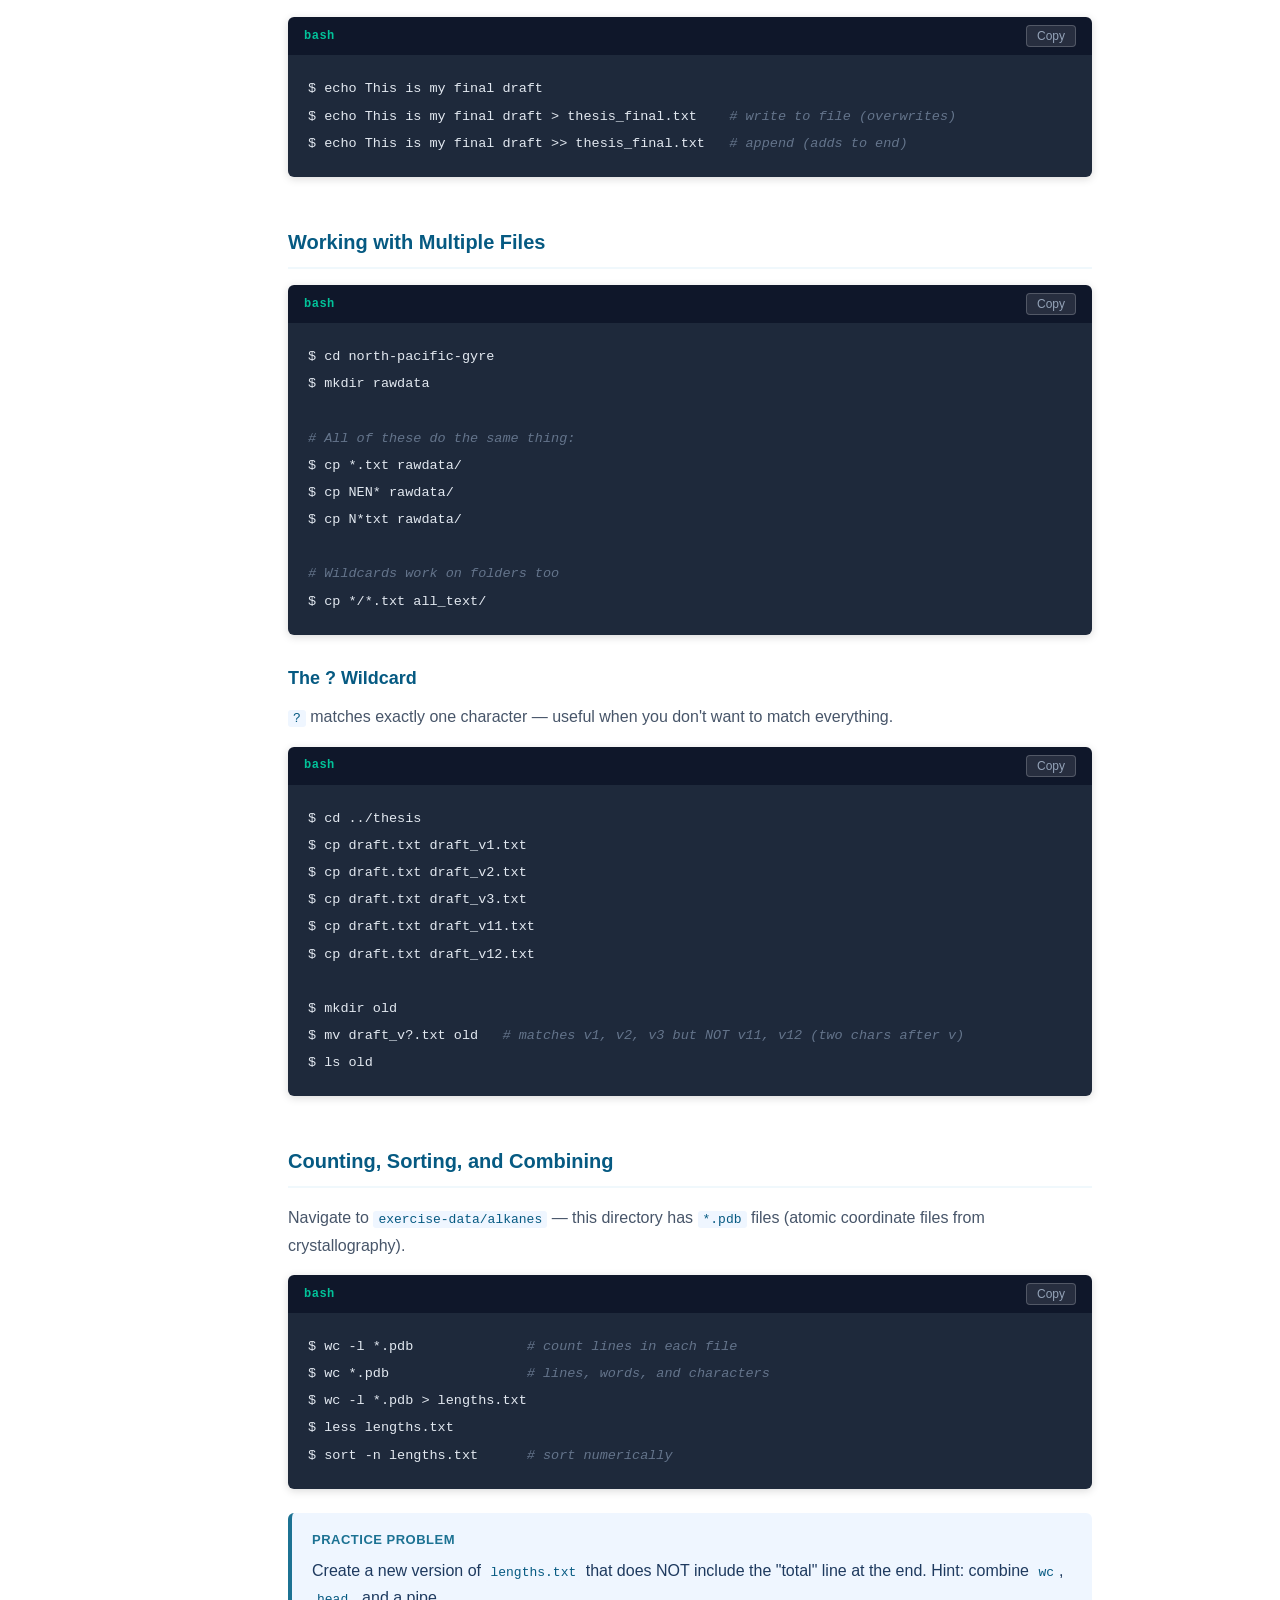
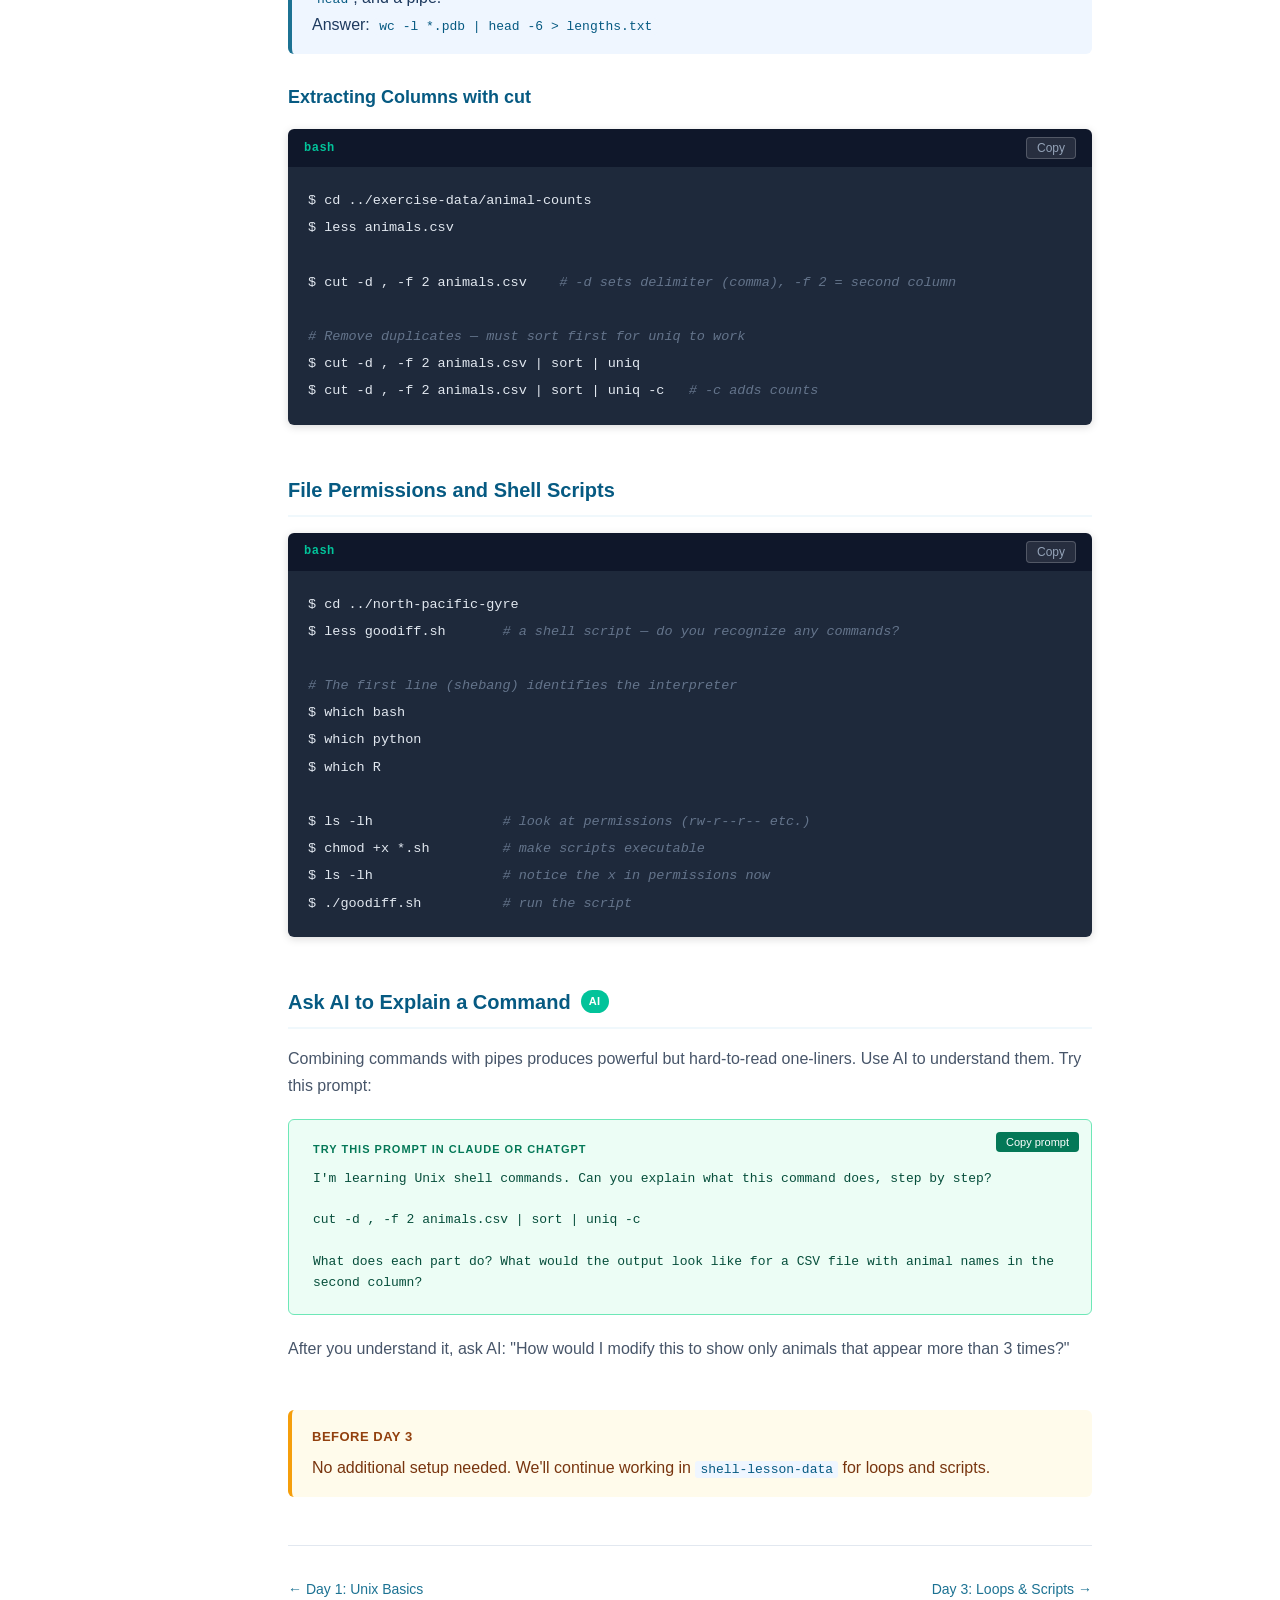
<file: day2.html>
<!DOCTYPE html>
<html lang="en">
<head>
<meta charset="UTF-8">
<meta name="viewport" content="width=device-width, initial-scale=1.0">
<title>Day 2 — Files &amp; Directories</title>
<link rel="stylesheet" href="style.css">
</head>
<body>

<button class="menu-toggle" aria-label="Toggle menu">☰</button>

<aside class="sidebar">
  <div class="sidebar-logo">
    <a href="index.html">Git, R &amp; Unix for Reproducible Science</a>
    <a href="https://imci.uidaho.edu/data-carpentries-training" target="_blank"><span>IMCI · University of Idaho</span></a>
  </div>
  <nav>
    <div class="nav-section">Overview</div>
    <a href="index.html">Home</a>
    <div class="nav-section">Workshop Days</div>
    <a href="day1.html">Day 1 — Unix Basics<span class="day-label">Tue Nov 3</span></a>
    <a href="day2.html">Day 2 — Files &amp; Directories<span class="day-label">Thu Nov 5</span></a>
    <a href="day3.html">Day 3 — Loops &amp; Scripts<span class="day-label">Tue Nov 10</span></a>
    <a href="day4.html">Day 4 — Git + Intro to R<span class="day-label">Thu Nov 12</span></a>
    <a href="day5.html">Day 5 — R Data Structures<span class="day-label">Tue Nov 17</span></a>
    <a href="day6.html">Day 6 — R Visualization<span class="day-label">Thu Nov 19</span></a>
  </nav>
  <div class="sidebar-footer">Tues &amp; Thurs · 3:00–5:30 PST<br>IRIC 352 / Zoom</div>
</aside>

<div class="main">
  <header class="page-header">
    <div class="day-tag">Day 2 · Thursday, November 5</div>
    <h1>Files &amp; Directories</h1>
    <div class="meta">
      <span>Review from Day 1: paths, ls, cd, pipes</span>
      <span>Goals: create, move, copy, and combine files</span>
    </div>
  </header>

  <div class="content">

    <div class="section">
      <div class="section-title">Why Unix Still Matters</div>
      <p>AI tools can write code, but they can't replace the command line for working with real biological data at scale. Here's a quick demonstration: we'll download the entire <a href="https://www.uniprot.org/help/uniprotkb_sections" target="_blank">Swiss-Prot database</a> — every manually reviewed protein sequence known to science — and explore it with three commands.</p>

      <div class="code-block">
        <div class="code-header"><span class="code-lang">bash</span><button class="copy-btn" onclick="copyCode(this)">Copy</button></div>
        <pre><code><span class="cm"># Download Swiss-Prot (~100 MB compressed, ~250 MB uncompressed)</span>
$ mkdir uniprot
$ cd uniprot
$ curl -L -O "https://ftp.uniprot.org/pub/databases/uniprot/current_release/knowledgebase/complete/uniprot_sprot.fasta.gz"
$ gunzip uniprot_sprot.fasta.gz
$ cd ..</code></pre>
      </div>

      <div class="code-block">
        <div class="code-header"><span class="code-lang">bash</span><button class="copy-btn" onclick="copyCode(this)">Copy</button></div>
        <pre><code><span class="cm"># How many protein sequences are in the entire database?</span>
$ grep -c "^>" uniprot/uniprot_sprot.fasta

<span class="cm"># What does a header look like?</span>
$ grep "^>" uniprot/uniprot_sprot.fasta | head -n 5

<span class="cm"># How many are from E. coli?</span>
$ grep "^>" uniprot/uniprot_sprot.fasta | grep "ECOLI" | wc -l

<span class="cm"># How many are human?</span>
$ grep "^>" uniprot/uniprot_sprot.fasta | grep "HUMAN" | wc -l</code></pre>
      </div>

      <div class="callout tip">
        <div class="callout-title">What just happened?</div>
        <p>You searched ~570,000 protein sequences in seconds using tools built into every Unix system. No software to install, no GUI to open, no license to pay for. This is why bioinformatics runs on the command line.</p>
      </div>
    </div>

    <div class="section">
      <div class="section-title">Day 1 Review</div>
      <ul>
        <li><code>pwd</code> — print working directory</li>
        <li><code>ls</code>, <code>ls -lah</code> — list files with options</li>
        <li><code>cd</code>, <code>cd ..</code>, <code>cd ~</code> — navigate directories</li>
        <li><code>head</code>, <code>tail</code>, <code>less</code> — view file contents</li>
        <li><code>|</code> pipe — chain commands; <code>&gt;</code> redirect output to a file</li>
        <li><code>*</code> wildcard — match any number of characters</li>
      </ul>
    </div>

    <div class="section">
      <div class="section-title">Setup — Fresh Data</div>
      <p>We'll start with a fresh copy of the shell data today.</p>
      <div class="code-block">
        <div class="code-header"><span class="code-lang">bash</span><button class="copy-btn" onclick="copyCode(this)">Copy</button></div>
        <pre><code>$ cd ~/Desktop/
$ rm -r shell-lesson-data          <span class="cm"># remove old copy</span>
$ curl -L -O https://swcarpentry.github.io/shell-novice/data/shell-lesson-data.zip
$ unzip shell-lesson-data.zip
$ cd shell-lesson-data</code></pre>
      </div>
    </div>

    <div class="section">
      <div class="section-title">Creating Directories and Files</div>
      <div class="code-block">
        <div class="code-header"><span class="code-lang">bash</span><button class="copy-btn" onclick="copyCode(this)">Copy</button></div>
        <pre><code>$ mkdir thesis         <span class="cm"># make a new directory</span>
$ ls -F</code></pre>
      </div>

      <div class="callout demo">
        <div class="callout-title">Practice: naming conventions</div>
        <p>Try making a directory called "Thesis version1". What happens? Why? Remember: avoid spaces in file and directory names. Use underscores or hyphens instead.</p>
      </div>

      <div class="code-block">
        <div class="code-header"><span class="code-lang">bash</span><button class="copy-btn" onclick="copyCode(this)">Copy</button></div>
        <pre><code>$ rm -r thesis version1   <span class="cm"># -r flag required for directories (recursive)</span>
$ mkdir thesis_v1
$ cd thesis_v1</code></pre>
      </div>

      <h2>Creating Files with nano</h2>
      <p><code>nano</code> is a simple text editor that runs inside the terminal. Write something, then save with <code>Ctrl+O</code> and exit with <code>Ctrl+X</code>.</p>
      <div class="code-block">
        <div class="code-header"><span class="code-lang">bash</span><button class="copy-btn" onclick="copyCode(this)">Copy</button></div>
        <pre><code>$ nano draft.txt</code></pre>
      </div>

      <h2>File Extensions</h2>
      <div class="code-block">
        <div class="code-header"><span class="code-lang">bash</span><button class="copy-btn" onclick="copyCode(this)">Copy</button></div>
        <pre><code>$ cp draft.txt draft.fasta
$ cp draft.txt draft.mp3
<span class="cm"># Open these files — do they look any different?</span>
<span class="cm"># Extensions are just labels — Unix doesn't care what they are</span></code></pre>
      </div>

      <h2>Moving and Copying Files</h2>
      <div class="code-block">
        <div class="code-header"><span class="code-lang">bash</span><button class="copy-btn" onclick="copyCode(this)">Copy</button></div>
        <pre><code>$ mkdir oldversions
$ mv draft.txt oldversions/      <span class="cm"># move the file</span>
$ cp oldversions/draft.txt .     <span class="cm"># copy it back (. means "current directory")</span>
$ nano draft.txt                 <span class="cm"># edit the copy</span></code></pre>
      </div>

      <h2>Creating Files with echo</h2>
      <div class="code-block">
        <div class="code-header"><span class="code-lang">bash</span><button class="copy-btn" onclick="copyCode(this)">Copy</button></div>
        <pre><code>$ echo This is my final draft
$ echo This is my final draft > thesis_final.txt    <span class="cm"># write to file (overwrites)</span>
$ echo This is my final draft >> thesis_final.txt   <span class="cm"># append (adds to end)</span></code></pre>
      </div>
    </div>

    <div class="section">
      <div class="section-title">Working with Multiple Files</div>
      <div class="code-block">
        <div class="code-header"><span class="code-lang">bash</span><button class="copy-btn" onclick="copyCode(this)">Copy</button></div>
        <pre><code>$ cd north-pacific-gyre
$ mkdir rawdata

<span class="cm"># All of these do the same thing:</span>
$ cp *.txt rawdata/
$ cp NEN* rawdata/
$ cp N*txt rawdata/

<span class="cm"># Wildcards work on folders too</span>
$ cp */*.txt all_text/</code></pre>
      </div>

      <h2>The ? Wildcard</h2>
      <p><code>?</code> matches exactly one character — useful when you don't want to match everything.</p>
      <div class="code-block">
        <div class="code-header"><span class="code-lang">bash</span><button class="copy-btn" onclick="copyCode(this)">Copy</button></div>
        <pre><code>$ cd ../thesis
$ cp draft.txt draft_v1.txt
$ cp draft.txt draft_v2.txt
$ cp draft.txt draft_v3.txt
$ cp draft.txt draft_v11.txt
$ cp draft.txt draft_v12.txt

$ mkdir old
$ mv draft_v?.txt old   <span class="cm"># matches v1, v2, v3 but NOT v11, v12 (two chars after v)</span>
$ ls old</code></pre>
      </div>
    </div>

    <div class="section">
      <div class="section-title">Counting, Sorting, and Combining</div>
      <p>Navigate to <code>exercise-data/alkanes</code> — this directory has <code>*.pdb</code> files (atomic coordinate files from crystallography).</p>
      <div class="code-block">
        <div class="code-header"><span class="code-lang">bash</span><button class="copy-btn" onclick="copyCode(this)">Copy</button></div>
        <pre><code>$ wc -l *.pdb              <span class="cm"># count lines in each file</span>
$ wc *.pdb                 <span class="cm"># lines, words, and characters</span>
$ wc -l *.pdb > lengths.txt
$ less lengths.txt
$ sort -n lengths.txt      <span class="cm"># sort numerically</span></code></pre>
      </div>

      <div class="callout demo">
        <div class="callout-title">Practice problem</div>
        <p>Create a new version of <code>lengths.txt</code> that does NOT include the "total" line at the end. Hint: combine <code>wc</code>, <code>head</code>, and a pipe.</p>
        <p>Answer: <code>wc -l *.pdb | head -6 > lengths.txt</code></p>
      </div>

      <h2>Extracting Columns with cut</h2>
      <div class="code-block">
        <div class="code-header"><span class="code-lang">bash</span><button class="copy-btn" onclick="copyCode(this)">Copy</button></div>
        <pre><code>$ cd ../exercise-data/animal-counts
$ less animals.csv

$ cut -d , -f 2 animals.csv    <span class="cm"># -d sets delimiter (comma), -f 2 = second column</span>

<span class="cm"># Remove duplicates — must sort first for uniq to work</span>
$ cut -d , -f 2 animals.csv | sort | uniq
$ cut -d , -f 2 animals.csv | sort | uniq -c   <span class="cm"># -c adds counts</span></code></pre>
      </div>
    </div>

    <div class="section">
      <div class="section-title">File Permissions and Shell Scripts</div>
      <div class="code-block">
        <div class="code-header"><span class="code-lang">bash</span><button class="copy-btn" onclick="copyCode(this)">Copy</button></div>
        <pre><code>$ cd ../north-pacific-gyre
$ less goodiff.sh       <span class="cm"># a shell script — do you recognize any commands?</span>

<span class="cm"># The first line (shebang) identifies the interpreter</span>
$ which bash
$ which python
$ which R

$ ls -lh                <span class="cm"># look at permissions (rw-r--r-- etc.)</span>
$ chmod +x *.sh         <span class="cm"># make scripts executable</span>
$ ls -lh                <span class="cm"># notice the x in permissions now</span>
$ ./goodiff.sh          <span class="cm"># run the script</span></code></pre>
      </div>
    </div>

    <div class="section">
      <div class="section-title">Ask AI to Explain a Command <span class="badge ai">AI</span></div>
      <p>Combining commands with pipes produces powerful but hard-to-read one-liners. Use AI to understand them. Try this prompt:</p>
      <div class="prompt-box">
        <div class="prompt-label">Try this prompt in Claude or ChatGPT</div>
        <button class="prompt-copy" onclick="copyPrompt(this)">Copy prompt</button>
        <div class="prompt-text">I'm learning Unix shell commands. Can you explain what this command does, step by step?

cut -d , -f 2 animals.csv | sort | uniq -c

What does each part do? What would the output look like for a CSV file with animal names in the second column?</div>
      </div>
      <p>After you understand it, ask AI: "How would I modify this to show only animals that appear more than 3 times?"</p>
    </div>

    <div class="callout tip">
      <div class="callout-title">Before Day 3</div>
      <p>No additional setup needed. We'll continue working in <code>shell-lesson-data</code> for loops and scripts.</p>
    </div>

    <div class="page-nav">
      <a href="day1.html">← Day 1: Unix Basics</a>
      <a class="next" href="day3.html">Day 3: Loops &amp; Scripts →</a>
    </div>

  </div>
</div>

<script src="scripts.js"></script>
</body>
</html>
</file>
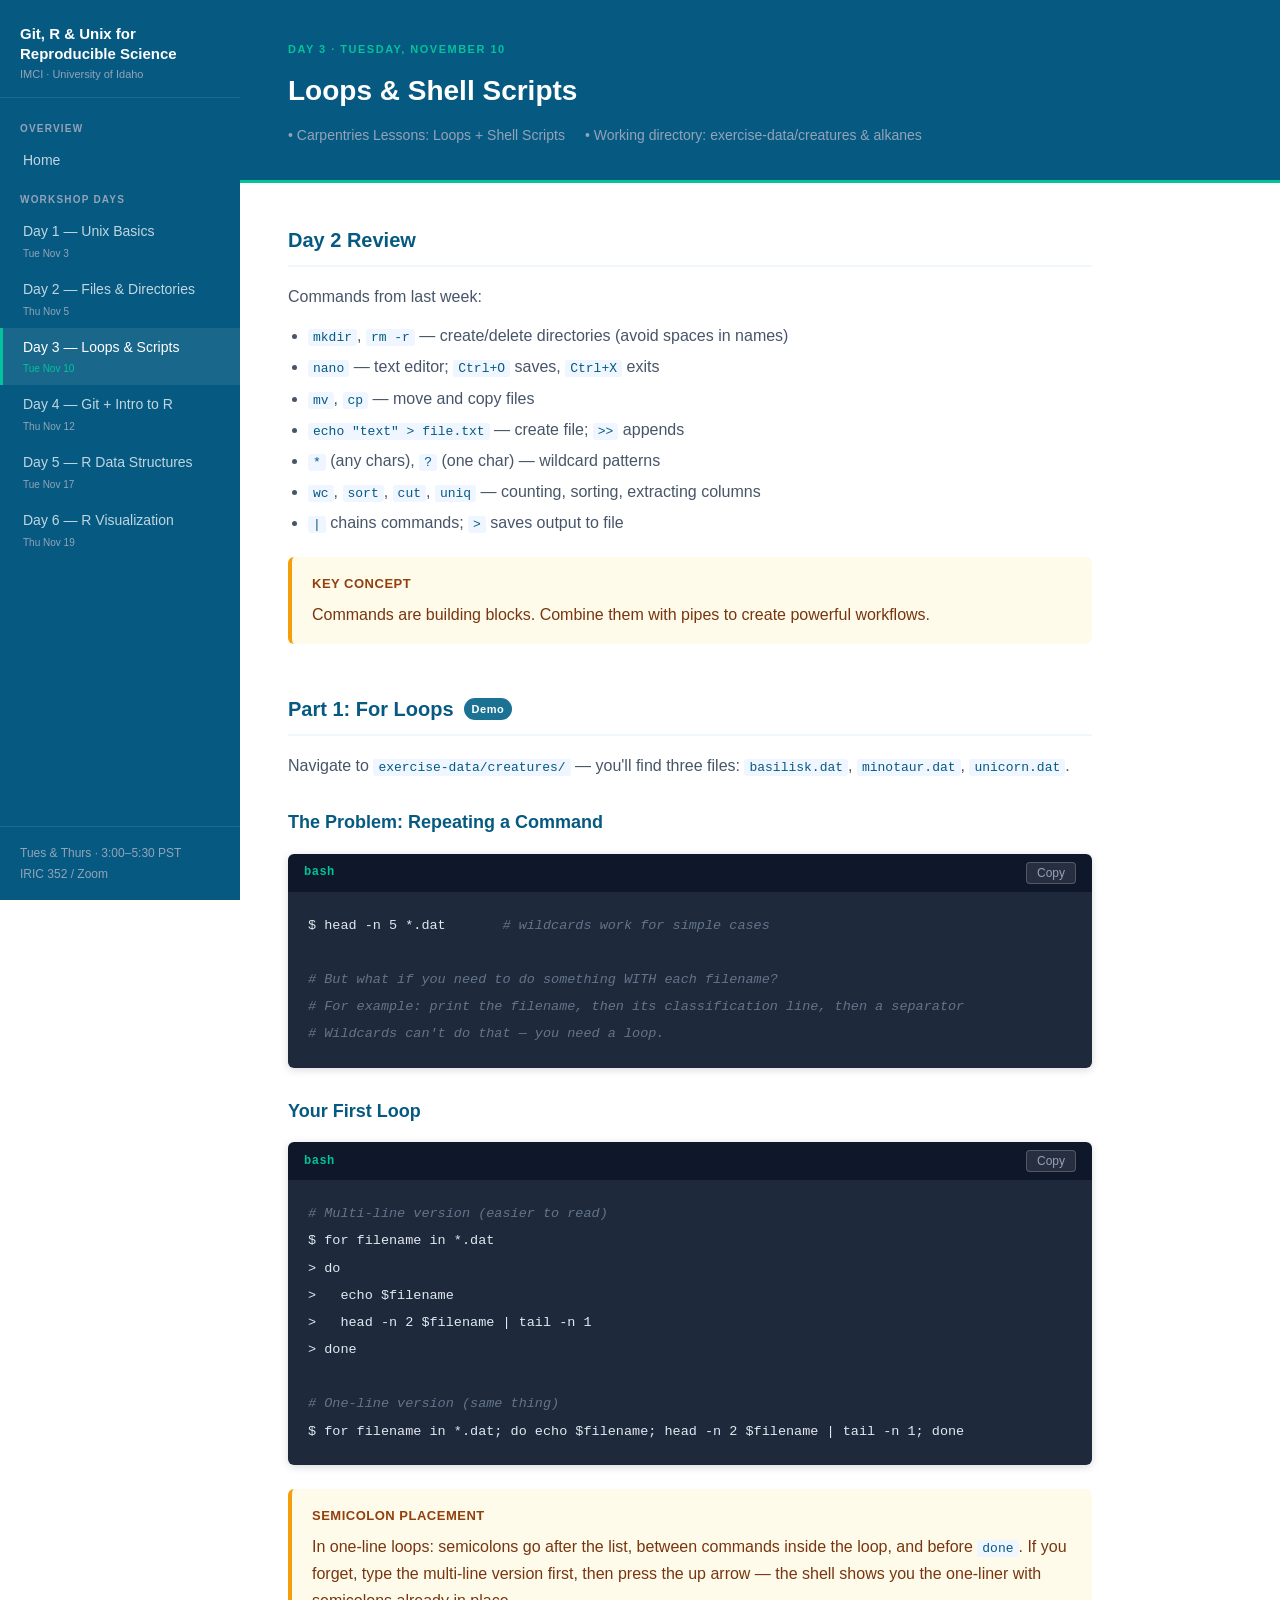
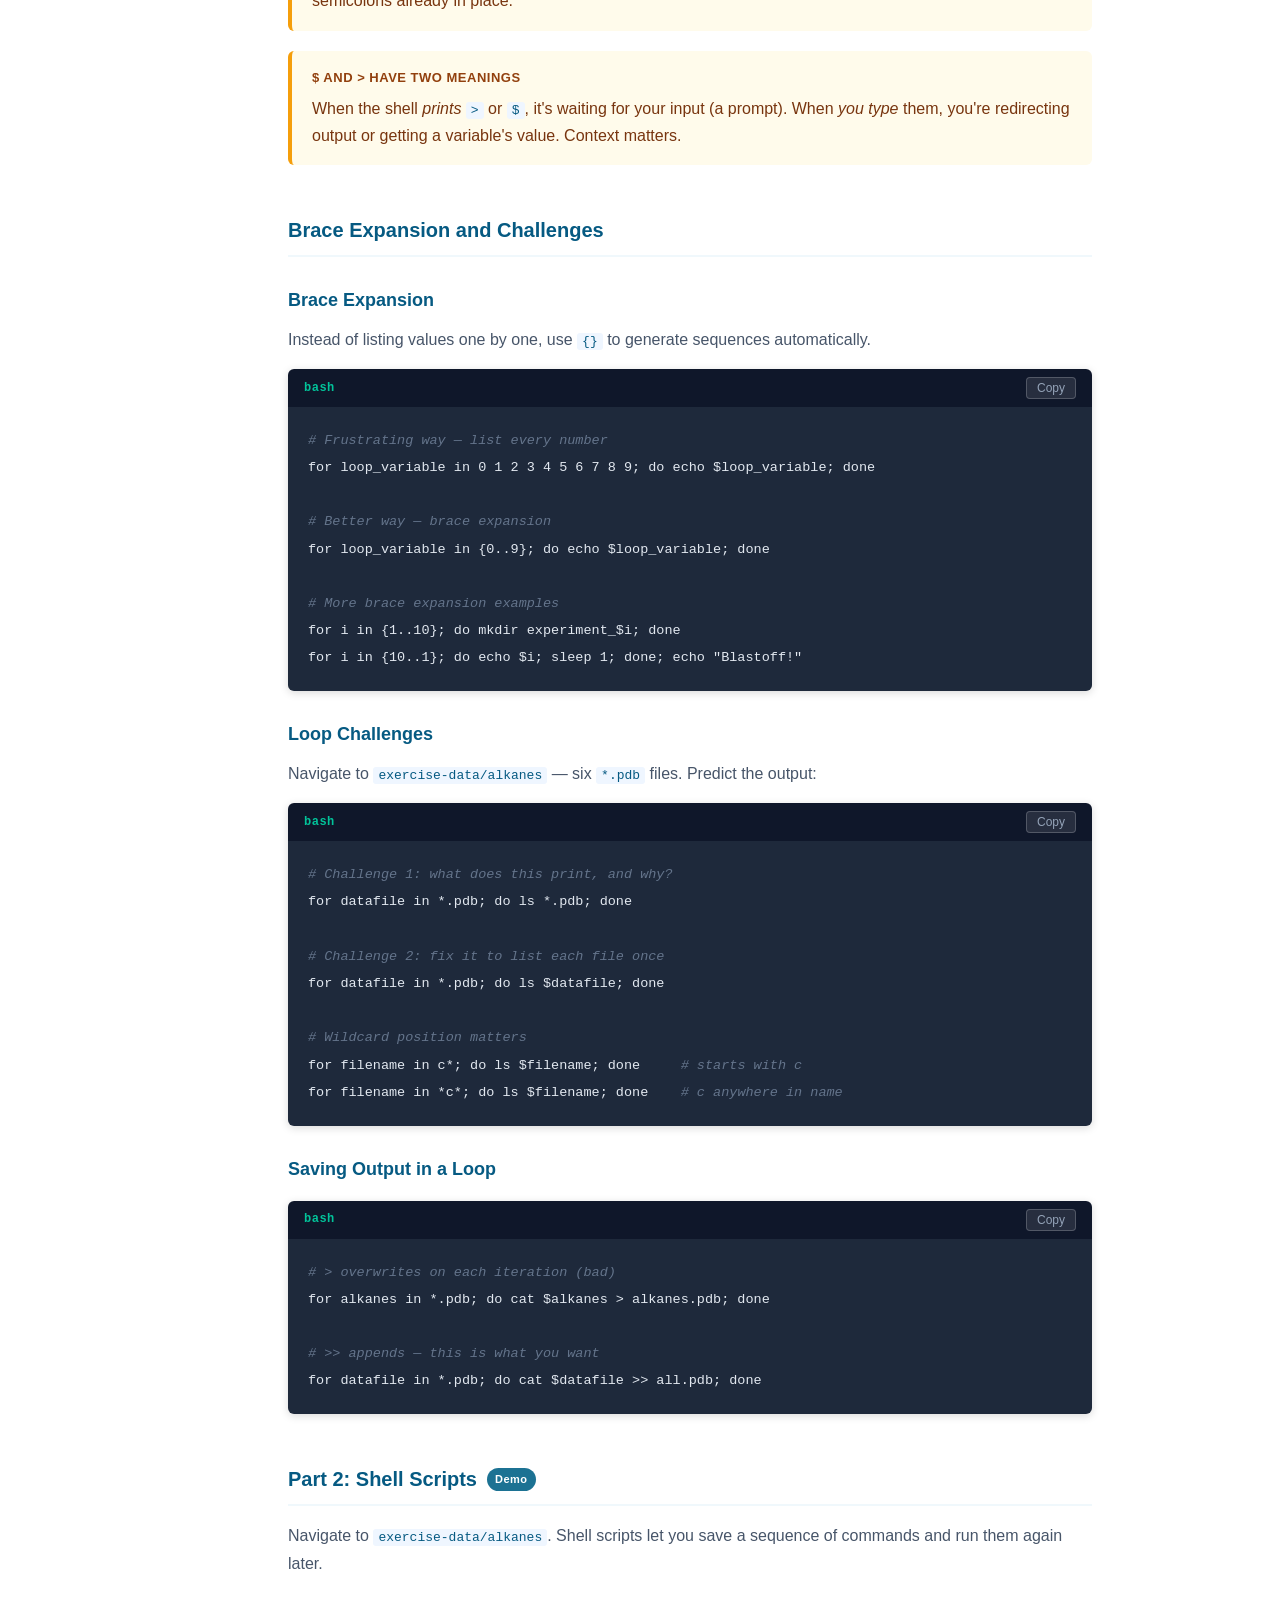
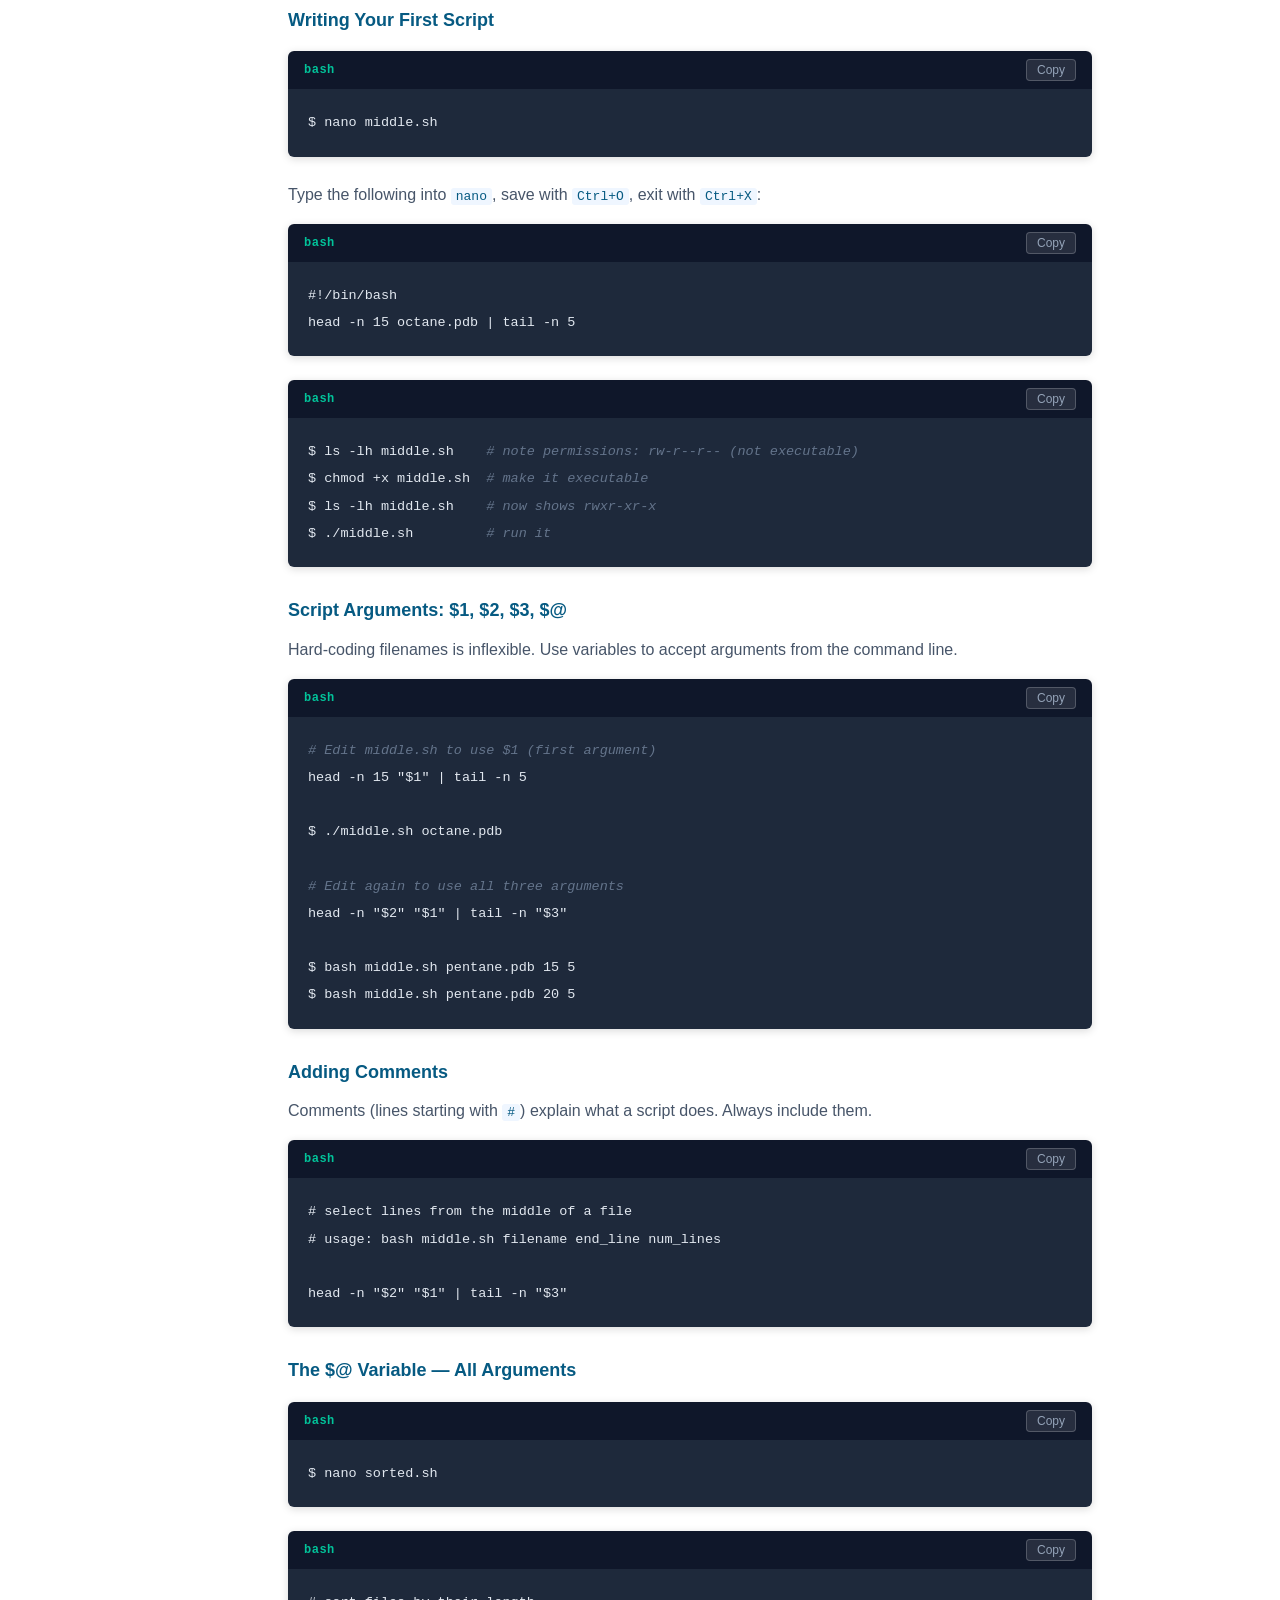
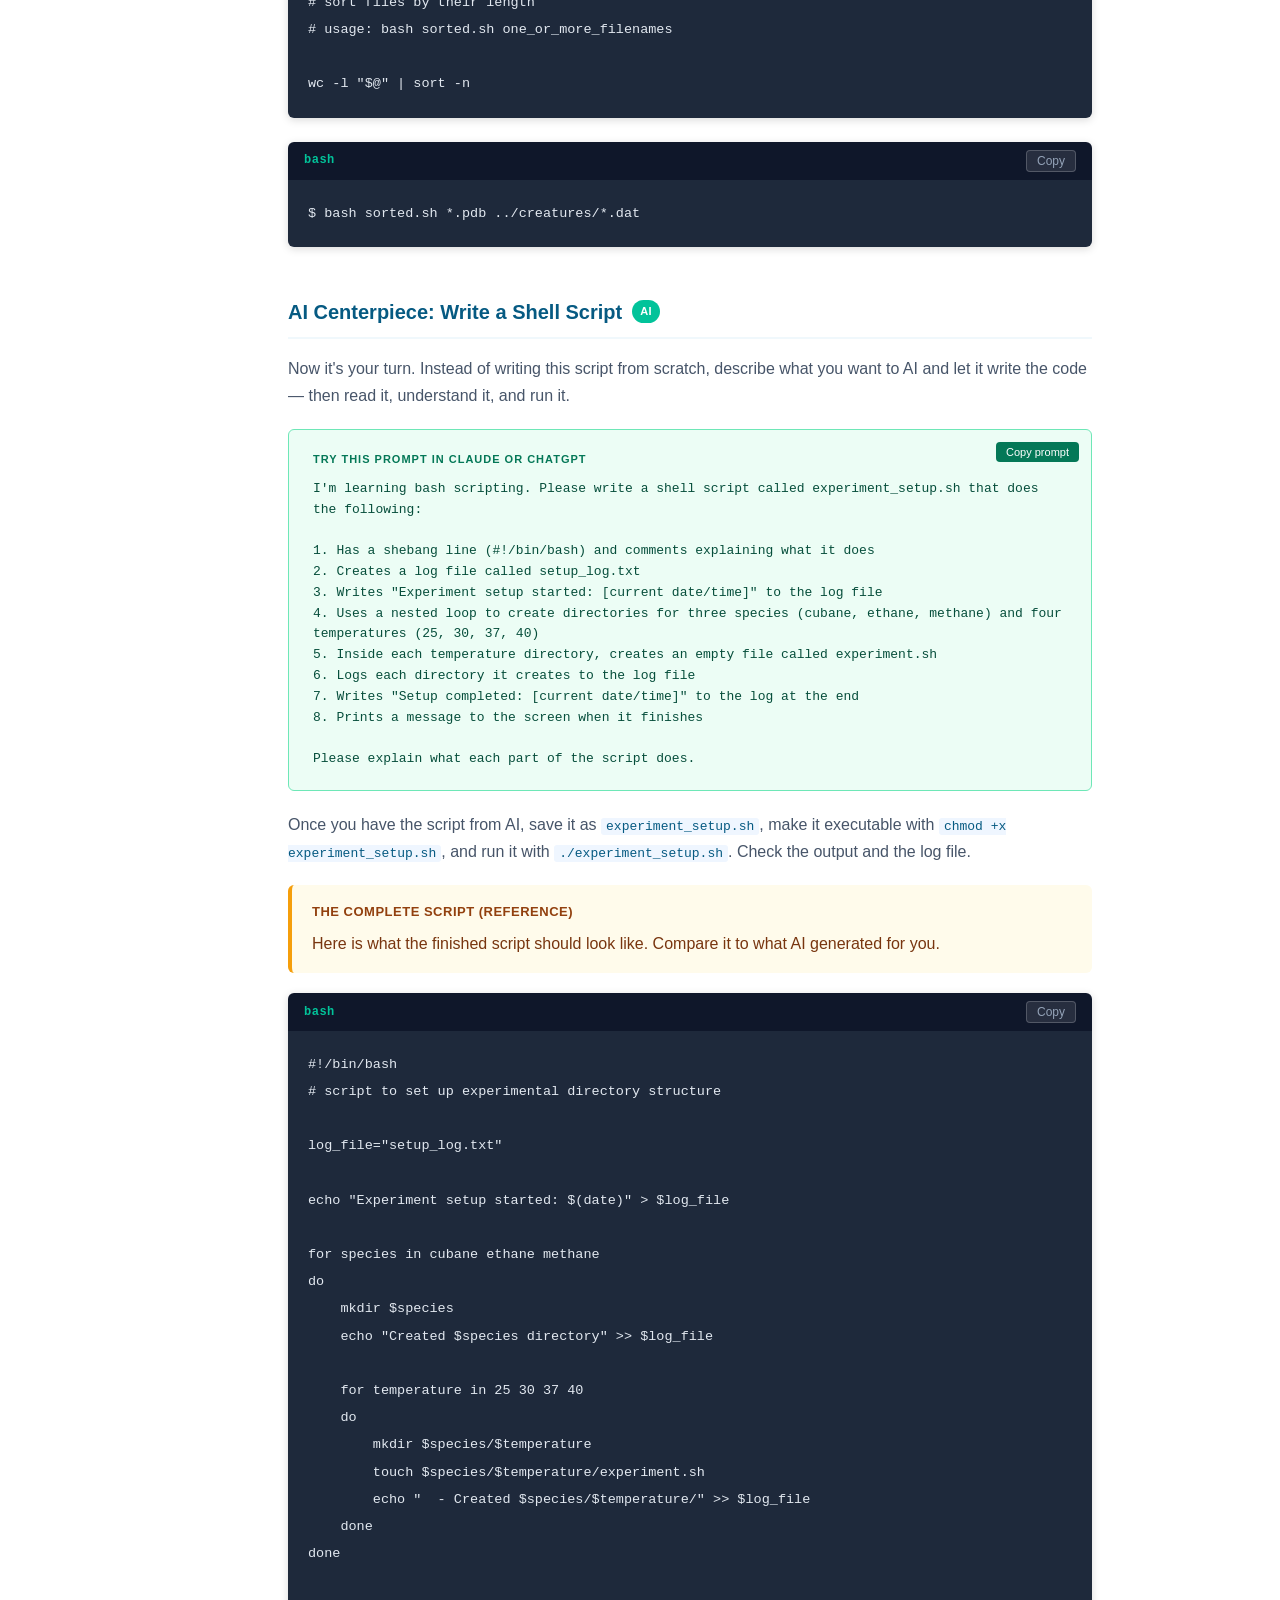
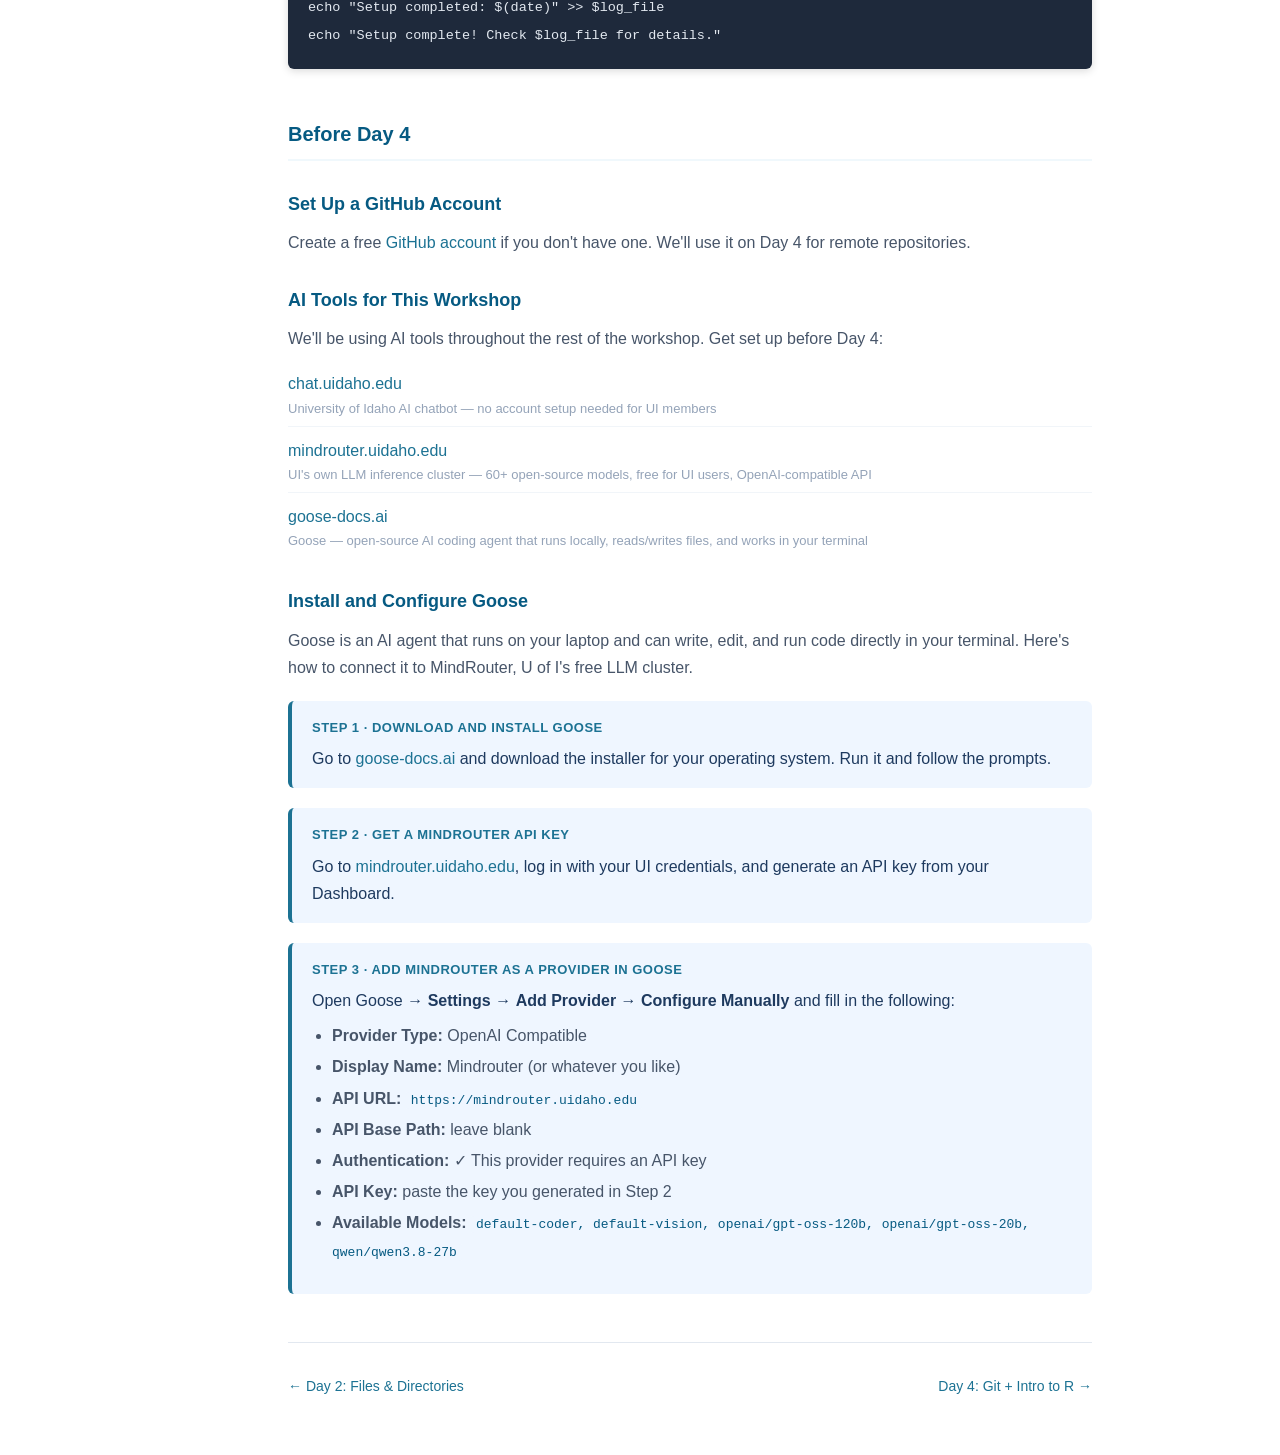
<file: day3.html>
<!DOCTYPE html>
<html lang="en">
<head>
<meta charset="UTF-8">
<meta name="viewport" content="width=device-width, initial-scale=1.0">
<title>Day 3 — Loops &amp; Shell Scripts</title>
<link rel="stylesheet" href="style.css">
</head>
<body>

<button class="menu-toggle" aria-label="Toggle menu">☰</button>

<aside class="sidebar">
  <div class="sidebar-logo">
    <a href="index.html">Git, R &amp; Unix for Reproducible Science</a>
    <a href="https://imci.uidaho.edu/data-carpentries-training" target="_blank"><span>IMCI · University of Idaho</span></a>
  </div>
  <nav>
    <div class="nav-section">Overview</div>
    <a href="index.html">Home</a>
    <div class="nav-section">Workshop Days</div>
    <a href="day1.html">Day 1 — Unix Basics<span class="day-label">Tue Nov 3</span></a>
    <a href="day2.html">Day 2 — Files &amp; Directories<span class="day-label">Thu Nov 5</span></a>
    <a href="day3.html">Day 3 — Loops &amp; Scripts<span class="day-label">Tue Nov 10</span></a>
    <a href="day4.html">Day 4 — Git + Intro to R<span class="day-label">Thu Nov 12</span></a>
    <a href="day5.html">Day 5 — R Data Structures<span class="day-label">Tue Nov 17</span></a>
    <a href="day6.html">Day 6 — R Visualization<span class="day-label">Thu Nov 19</span></a>
  </nav>
  <div class="sidebar-footer">Tues &amp; Thurs · 3:00–5:30 PST<br>IRIC 352 / Zoom</div>
</aside>

<div class="main">
  <header class="page-header">
    <div class="day-tag">Day 3 · Tuesday, November 10</div>
    <h1>Loops &amp; Shell Scripts</h1>
    <div class="meta">
      <span>Carpentries Lessons: Loops + Shell Scripts</span>
      <span>Working directory: exercise-data/creatures &amp; alkanes</span>
    </div>
  </header>

  <div class="content">

    <div class="section">
      <div class="section-title">Day 2 Review</div>
      <p>Commands from last week:</p>
      <ul>
        <li><code>mkdir</code>, <code>rm -r</code> — create/delete directories (avoid spaces in names)</li>
        <li><code>nano</code> — text editor; <code>Ctrl+O</code> saves, <code>Ctrl+X</code> exits</li>
        <li><code>mv</code>, <code>cp</code> — move and copy files</li>
        <li><code>echo "text" &gt; file.txt</code> — create file; <code>&gt;&gt;</code> appends</li>
        <li><code>*</code> (any chars), <code>?</code> (one char) — wildcard patterns</li>
        <li><code>wc</code>, <code>sort</code>, <code>cut</code>, <code>uniq</code> — counting, sorting, extracting columns</li>
        <li><code>|</code> chains commands; <code>&gt;</code> saves output to file</li>
      </ul>
      <div class="callout tip">
        <div class="callout-title">Key concept</div>
        <p>Commands are building blocks. Combine them with pipes to create powerful workflows.</p>
      </div>
    </div>

    <div class="section">
      <div class="section-title">Part 1: For Loops <span class="badge demo">Demo</span></div>
      <p>Navigate to <code>exercise-data/creatures/</code> — you'll find three files: <code>basilisk.dat</code>, <code>minotaur.dat</code>, <code>unicorn.dat</code>.</p>

      <h2>The Problem: Repeating a Command</h2>
      <div class="code-block">
        <div class="code-header"><span class="code-lang">bash</span><button class="copy-btn" onclick="copyCode(this)">Copy</button></div>
        <pre><code>$ head -n 5 *.dat       <span class="cm"># wildcards work for simple cases</span>

<span class="cm"># But what if you need to do something WITH each filename?</span>
<span class="cm"># For example: print the filename, then its classification line, then a separator</span>
<span class="cm"># Wildcards can't do that — you need a loop.</span></code></pre>
      </div>

      <h2>Your First Loop</h2>
      <div class="code-block">
        <div class="code-header"><span class="code-lang">bash</span><button class="copy-btn" onclick="copyCode(this)">Copy</button></div>
        <pre><code><span class="cm"># Multi-line version (easier to read)</span>
$ for filename in *.dat
> do
>   echo $filename
>   head -n 2 $filename | tail -n 1
> done

<span class="cm"># One-line version (same thing)</span>
$ for filename in *.dat; do echo $filename; head -n 2 $filename | tail -n 1; done</code></pre>
      </div>
      <div class="callout tip">
        <div class="callout-title">Semicolon placement</div>
        <p>In one-line loops: semicolons go after the list, between commands inside the loop, and before <code>done</code>. If you forget, type the multi-line version first, then press the up arrow — the shell shows you the one-liner with semicolons already in place.</p>
      </div>

      <div class="callout tip">
        <div class="callout-title">$ and &gt; have two meanings</div>
        <p>When the shell <em>prints</em> <code>&gt;</code> or <code>$</code>, it's waiting for your input (a prompt). When <em>you type</em> them, you're redirecting output or getting a variable's value. Context matters.</p>
      </div>
    </div>

    <div class="section">
      <div class="section-title">Brace Expansion and Challenges</div>

      <h2>Brace Expansion</h2>
      <p>Instead of listing values one by one, use <code>{}</code> to generate sequences automatically.</p>
      <div class="code-block">
        <div class="code-header"><span class="code-lang">bash</span><button class="copy-btn" onclick="copyCode(this)">Copy</button></div>
        <pre><code><span class="cm"># Frustrating way — list every number</span>
for loop_variable in 0 1 2 3 4 5 6 7 8 9; do echo $loop_variable; done

<span class="cm"># Better way — brace expansion</span>
for loop_variable in {0..9}; do echo $loop_variable; done

<span class="cm"># More brace expansion examples</span>
for i in {1..10}; do mkdir experiment_$i; done
for i in {10..1}; do echo $i; sleep 1; done; echo "Blastoff!"</code></pre>
      </div>

      <h2>Loop Challenges</h2>
      <p>Navigate to <code>exercise-data/alkanes</code> — six <code>*.pdb</code> files. Predict the output:</p>
      <div class="code-block">
        <div class="code-header"><span class="code-lang">bash</span><button class="copy-btn" onclick="copyCode(this)">Copy</button></div>
        <pre><code><span class="cm"># Challenge 1: what does this print, and why?</span>
for datafile in *.pdb; do ls *.pdb; done

<span class="cm"># Challenge 2: fix it to list each file once</span>
for datafile in *.pdb; do ls $datafile; done

<span class="cm"># Wildcard position matters</span>
for filename in c*; do ls $filename; done     <span class="cm"># starts with c</span>
for filename in *c*; do ls $filename; done    <span class="cm"># c anywhere in name</span></code></pre>
      </div>

      <h2>Saving Output in a Loop</h2>
      <div class="code-block">
        <div class="code-header"><span class="code-lang">bash</span><button class="copy-btn" onclick="copyCode(this)">Copy</button></div>
        <pre><code><span class="cm"># > overwrites on each iteration (bad)</span>
for alkanes in *.pdb; do cat $alkanes > alkanes.pdb; done

<span class="cm"># >> appends — this is what you want</span>
for datafile in *.pdb; do cat $datafile >> all.pdb; done</code></pre>
      </div>

    </div>

    <div class="section">
      <div class="section-title">Part 2: Shell Scripts <span class="badge demo">Demo</span></div>
      <p>Navigate to <code>exercise-data/alkanes</code>. Shell scripts let you save a sequence of commands and run them again later.</p>

      <h2>Writing Your First Script</h2>
      <div class="code-block">
        <div class="code-header"><span class="code-lang">bash</span><button class="copy-btn" onclick="copyCode(this)">Copy</button></div>
        <pre><code>$ nano middle.sh</code></pre>
      </div>
      <p>Type the following into <code>nano</code>, save with <code>Ctrl+O</code>, exit with <code>Ctrl+X</code>:</p>
      <div class="code-block">
        <div class="code-header"><span class="code-lang">bash</span><button class="copy-btn" onclick="copyCode(this)">Copy</button></div>
        <pre><code>#!/bin/bash
head -n 15 octane.pdb | tail -n 5</code></pre>
      </div>
      <div class="code-block">
        <div class="code-header"><span class="code-lang">bash</span><button class="copy-btn" onclick="copyCode(this)">Copy</button></div>
        <pre><code>$ ls -lh middle.sh    <span class="cm"># note permissions: rw-r--r-- (not executable)</span>
$ chmod +x middle.sh  <span class="cm"># make it executable</span>
$ ls -lh middle.sh    <span class="cm"># now shows rwxr-xr-x</span>
$ ./middle.sh         <span class="cm"># run it</span></code></pre>
      </div>

      <h2>Script Arguments: $1, $2, $3, $@</h2>
      <p>Hard-coding filenames is inflexible. Use variables to accept arguments from the command line.</p>
      <div class="code-block">
        <div class="code-header"><span class="code-lang">bash</span><button class="copy-btn" onclick="copyCode(this)">Copy</button></div>
        <pre><code><span class="cm"># Edit middle.sh to use $1 (first argument)</span>
head -n 15 "$1" | tail -n 5

$ ./middle.sh octane.pdb

<span class="cm"># Edit again to use all three arguments</span>
head -n "$2" "$1" | tail -n "$3"

$ bash middle.sh pentane.pdb 15 5
$ bash middle.sh pentane.pdb 20 5</code></pre>
      </div>

      <h2>Adding Comments</h2>
      <p>Comments (lines starting with <code>#</code>) explain what a script does. Always include them.</p>
      <div class="code-block">
        <div class="code-header"><span class="code-lang">bash</span><button class="copy-btn" onclick="copyCode(this)">Copy</button></div>
        <pre><code># select lines from the middle of a file
# usage: bash middle.sh filename end_line num_lines

head -n "$2" "$1" | tail -n "$3"</code></pre>
      </div>

      <h2>The $@ Variable — All Arguments</h2>
      <div class="code-block">
        <div class="code-header"><span class="code-lang">bash</span><button class="copy-btn" onclick="copyCode(this)">Copy</button></div>
        <pre><code>$ nano sorted.sh</code></pre>
      </div>
      <div class="code-block">
        <div class="code-header"><span class="code-lang">bash</span><button class="copy-btn" onclick="copyCode(this)">Copy</button></div>
        <pre><code># sort files by their length
# usage: bash sorted.sh one_or_more_filenames

wc -l "$@" | sort -n</code></pre>
      </div>
      <div class="code-block">
        <div class="code-header"><span class="code-lang">bash</span><button class="copy-btn" onclick="copyCode(this)">Copy</button></div>
        <pre><code>$ bash sorted.sh *.pdb ../creatures/*.dat</code></pre>
      </div>
    </div>

    <div class="section">
      <div class="section-title">AI Centerpiece: Write a Shell Script <span class="badge ai">AI</span></div>
      <p>Now it's your turn. Instead of writing this script from scratch, describe what you want to AI and let it write the code — then read it, understand it, and run it.</p>

      <div class="prompt-box">
        <div class="prompt-label">Try this prompt in Claude or ChatGPT</div>
        <button class="prompt-copy" onclick="copyPrompt(this)">Copy prompt</button>
        <div class="prompt-text">I'm learning bash scripting. Please write a shell script called experiment_setup.sh that does the following:

1. Has a shebang line (#!/bin/bash) and comments explaining what it does
2. Creates a log file called setup_log.txt
3. Writes "Experiment setup started: [current date/time]" to the log file
4. Uses a nested loop to create directories for three species (cubane, ethane, methane) and four temperatures (25, 30, 37, 40)
5. Inside each temperature directory, creates an empty file called experiment.sh
6. Logs each directory it creates to the log file
7. Writes "Setup completed: [current date/time]" to the log at the end
8. Prints a message to the screen when it finishes

Please explain what each part of the script does.</div>
      </div>

      <p>Once you have the script from AI, save it as <code>experiment_setup.sh</code>, make it executable with <code>chmod +x experiment_setup.sh</code>, and run it with <code>./experiment_setup.sh</code>. Check the output and the log file.</p>

      <div class="callout tip">
        <div class="callout-title">The complete script (reference)</div>
        <p>Here is what the finished script should look like. Compare it to what AI generated for you.</p>
      </div>
      <div class="code-block">
        <div class="code-header"><span class="code-lang">bash</span><button class="copy-btn" onclick="copyCode(this)">Copy</button></div>
        <pre><code>#!/bin/bash
# script to set up experimental directory structure

log_file="setup_log.txt"

echo "Experiment setup started: $(date)" > $log_file

for species in cubane ethane methane
do
    mkdir $species
    echo "Created $species directory" >> $log_file

    for temperature in 25 30 37 40
    do
        mkdir $species/$temperature
        touch $species/$temperature/experiment.sh
        echo "  - Created $species/$temperature/" >> $log_file
    done
done

echo "Setup completed: $(date)" >> $log_file
echo "Setup complete! Check $log_file for details."</code></pre>
      </div>
    </div>

    <div class="section">
      <div class="section-title">Before Day 4</div>

      <h2>Set Up a GitHub Account</h2>
      <p>Create a free <a href="https://github.com" target="_blank">GitHub account</a> if you don't have one. We'll use it on Day 4 for remote repositories.</p>

      <h2>AI Tools for This Workshop</h2>
      <p>We'll be using AI tools throughout the rest of the workshop. Get set up before Day 4:</p>
      <ul class="link-list">
        <li><a href="https://chat.uidaho.edu/" target="_blank">chat.uidaho.edu</a><span class="link-desc">University of Idaho AI chatbot — no account setup needed for UI members</span></li>
        <li><a href="https://mindrouter.uidaho.edu/" target="_blank">mindrouter.uidaho.edu</a><span class="link-desc">UI's own LLM inference cluster — 60+ open-source models, free for UI users, OpenAI-compatible API</span></li>
        <li><a href="https://goose-docs.ai/" target="_blank">goose-docs.ai</a><span class="link-desc">Goose — open-source AI coding agent that runs locally, reads/writes files, and works in your terminal</span></li>
      </ul>

      <h2>Install and Configure Goose</h2>
      <p>Goose is an AI agent that runs on your laptop and can write, edit, and run code directly in your terminal. Here's how to connect it to MindRouter, U of I's free LLM cluster.</p>

      <div class="callout demo">
        <div class="callout-title">Step 1 · Download and install Goose</div>
        <p>Go to <a href="https://goose-docs.ai/" target="_blank">goose-docs.ai</a> and download the installer for your operating system. Run it and follow the prompts.</p>
      </div>

      <div class="callout demo">
        <div class="callout-title">Step 2 · Get a MindRouter API key</div>
        <p>Go to <a href="https://mindrouter.uidaho.edu/" target="_blank">mindrouter.uidaho.edu</a>, log in with your UI credentials, and generate an API key from your Dashboard.</p>
      </div>

      <div class="callout demo">
        <div class="callout-title">Step 3 · Add MindRouter as a provider in Goose</div>
        <p>Open Goose → <strong>Settings</strong> → <strong>Add Provider</strong> → <strong>Configure Manually</strong> and fill in the following:</p>
        <ul style="margin-top:8px;">
          <li><strong>Provider Type:</strong> OpenAI Compatible</li>
          <li><strong>Display Name:</strong> Mindrouter (or whatever you like)</li>
          <li><strong>API URL:</strong> <code>https://mindrouter.uidaho.edu</code></li>
          <li><strong>API Base Path:</strong> leave blank</li>
          <li><strong>Authentication:</strong> ✓ This provider requires an API key</li>
          <li><strong>API Key:</strong> paste the key you generated in Step 2</li>
          <li><strong>Available Models:</strong> <code>default-coder, default-vision, openai/gpt-oss-120b, openai/gpt-oss-20b, qwen/qwen3.8-27b</code></li>
        </ul>
      </div>
    </div>

    <div class="page-nav">
      <a href="day2.html">← Day 2: Files &amp; Directories</a>
      <a class="next" href="day4.html">Day 4: Git + Intro to R →</a>
    </div>

  </div>
</div>

<script src="scripts.js"></script>
</body>
</html>
</file>
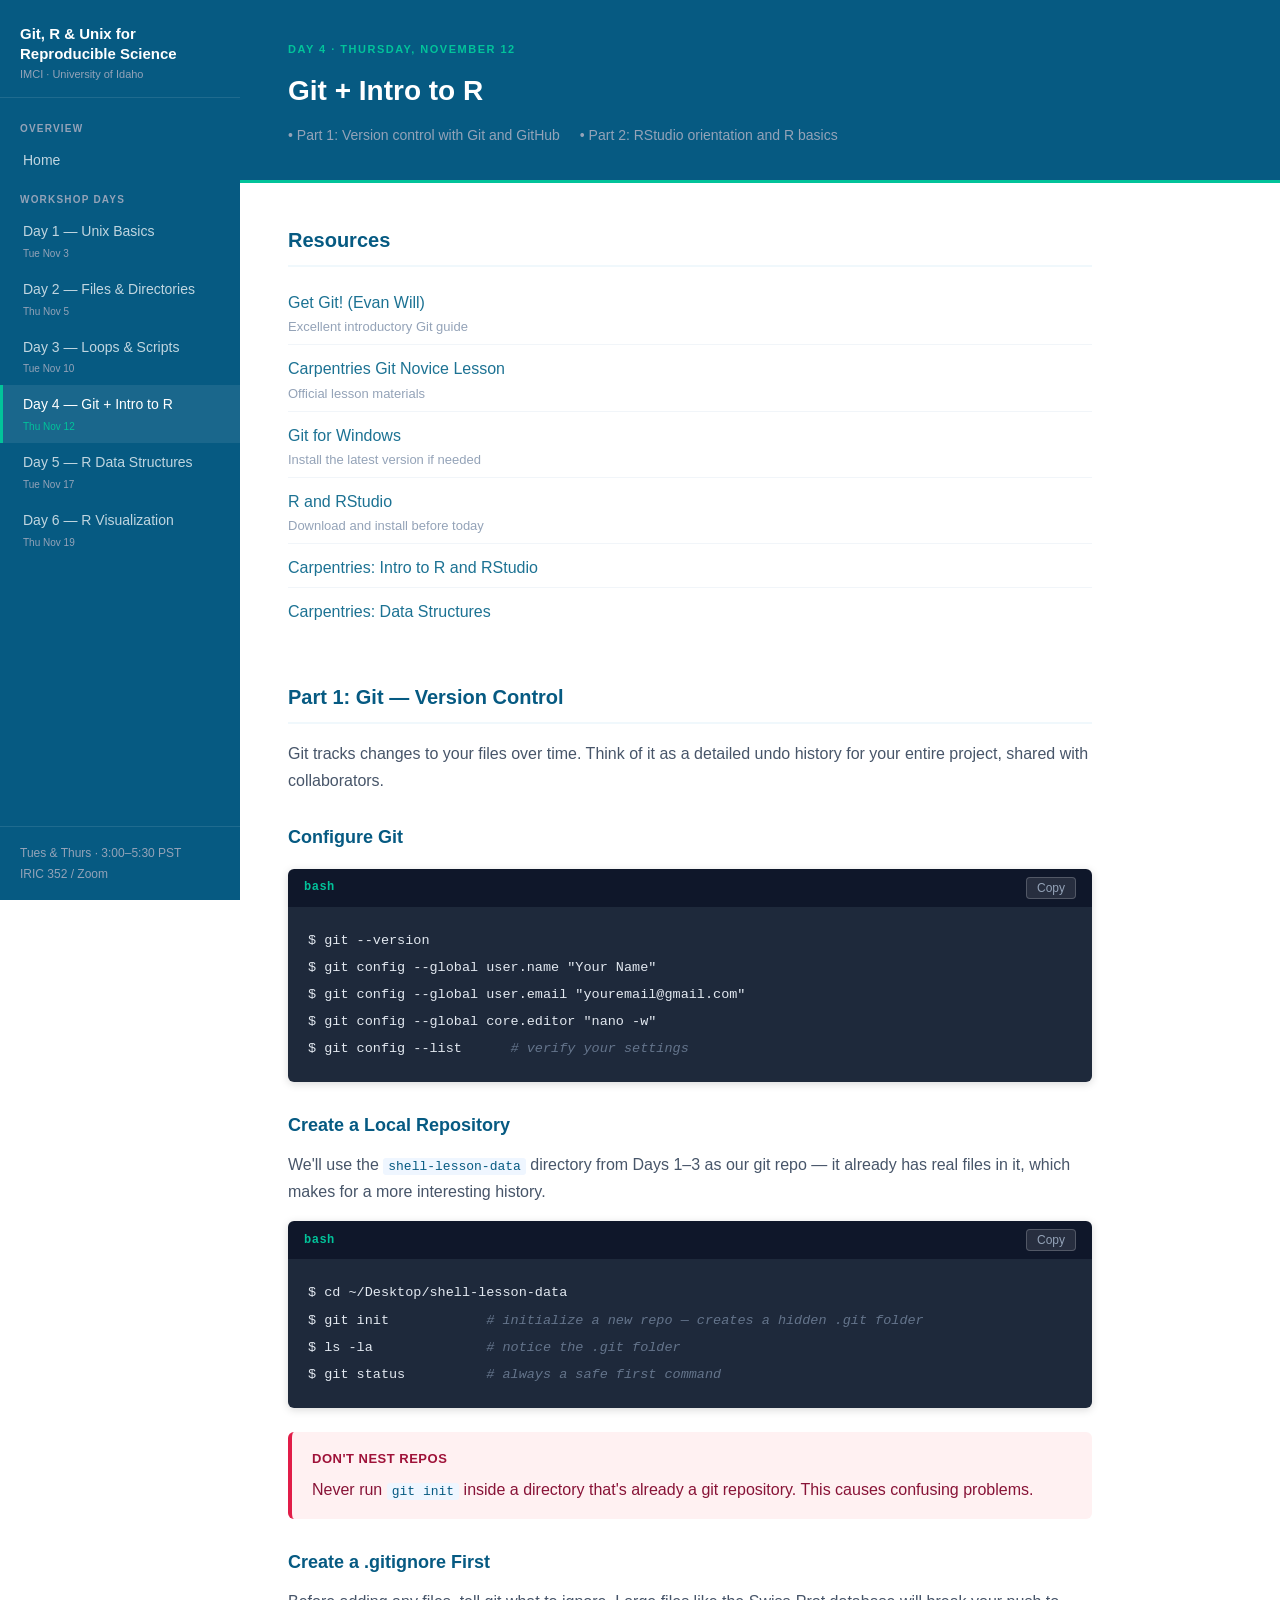
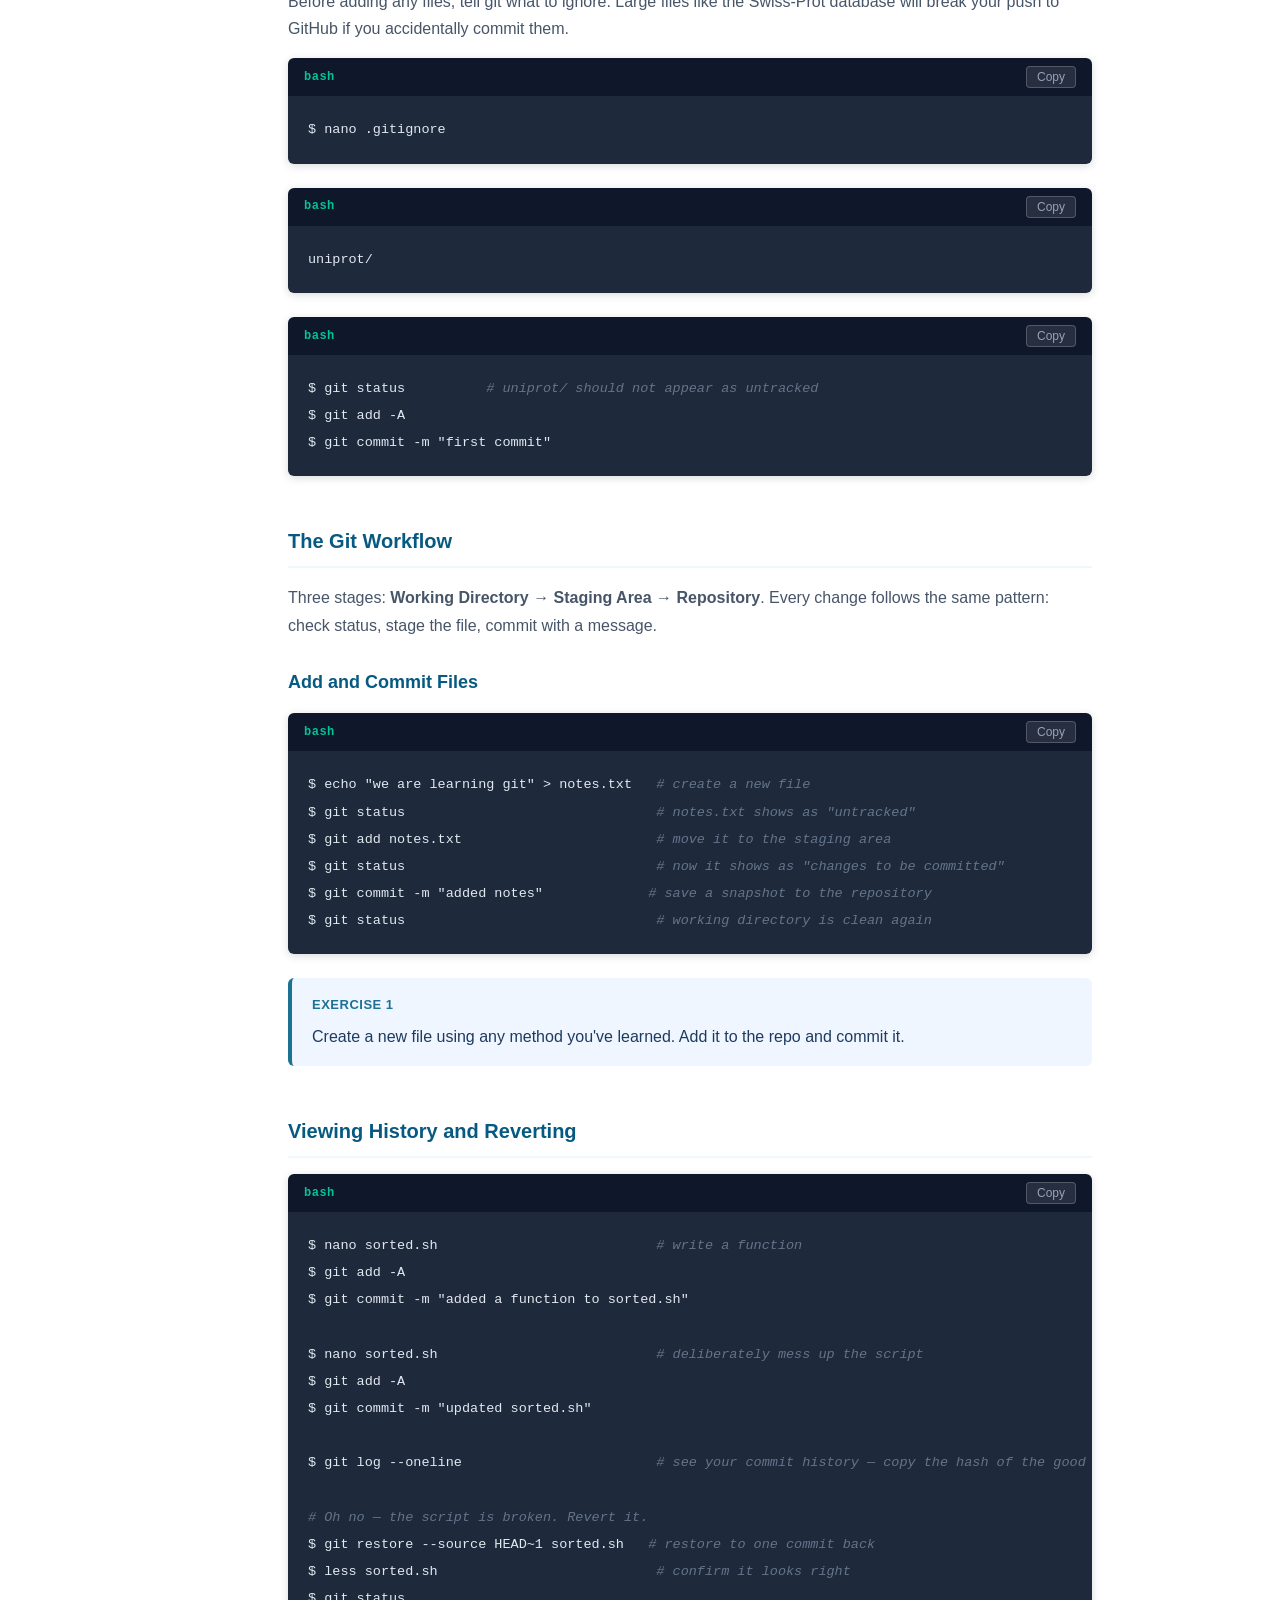
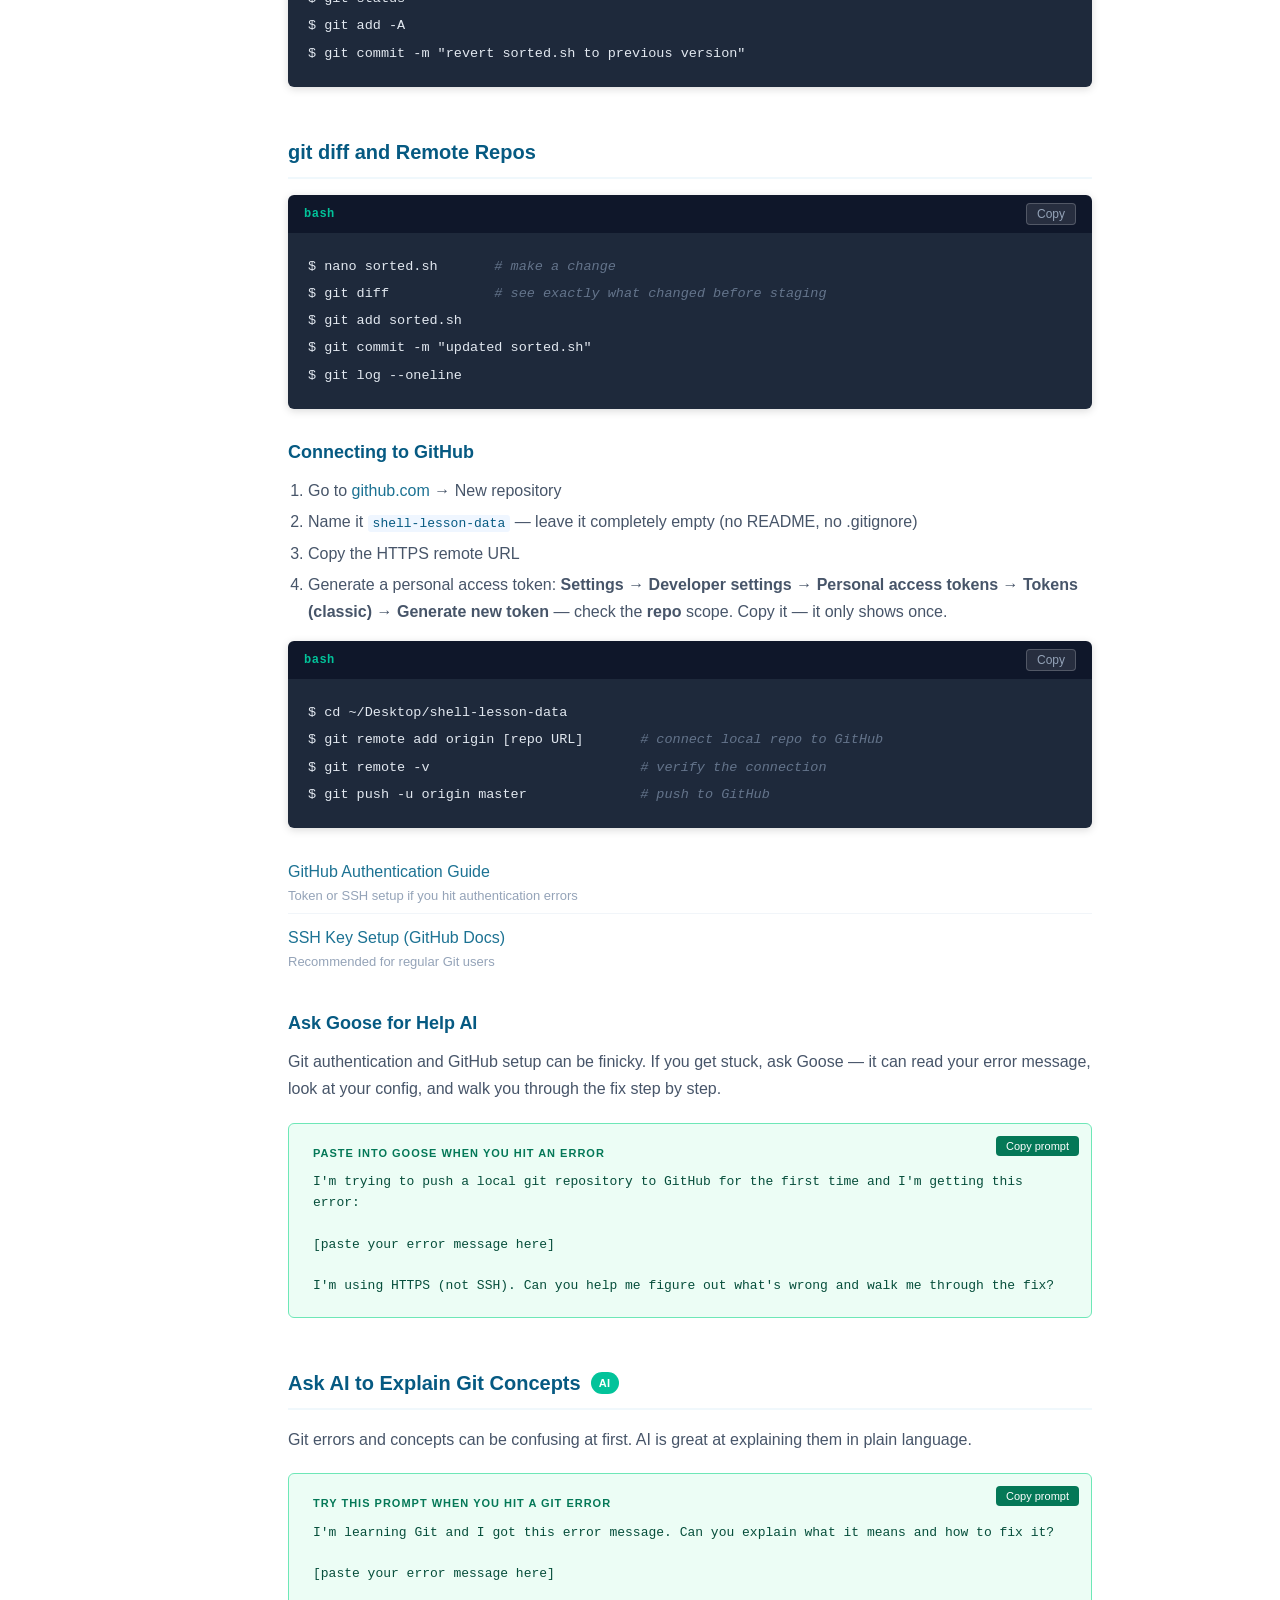
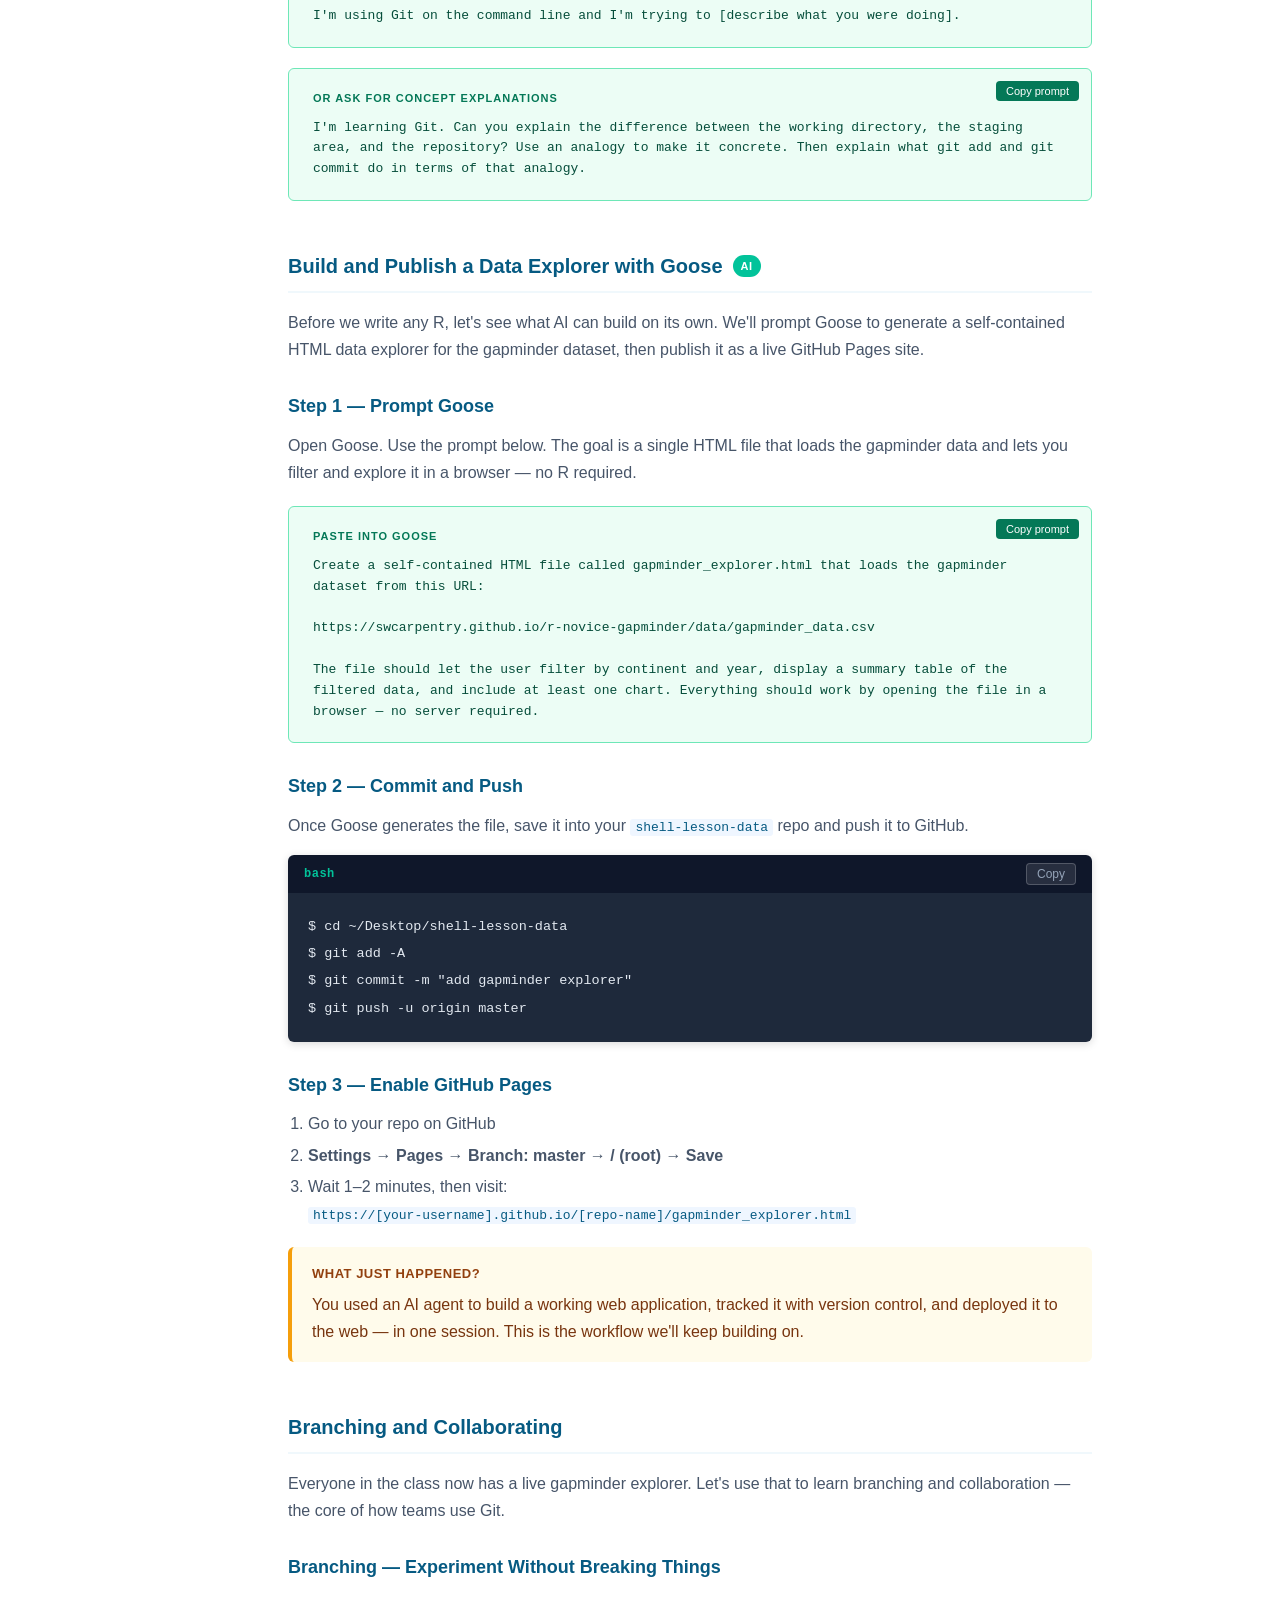
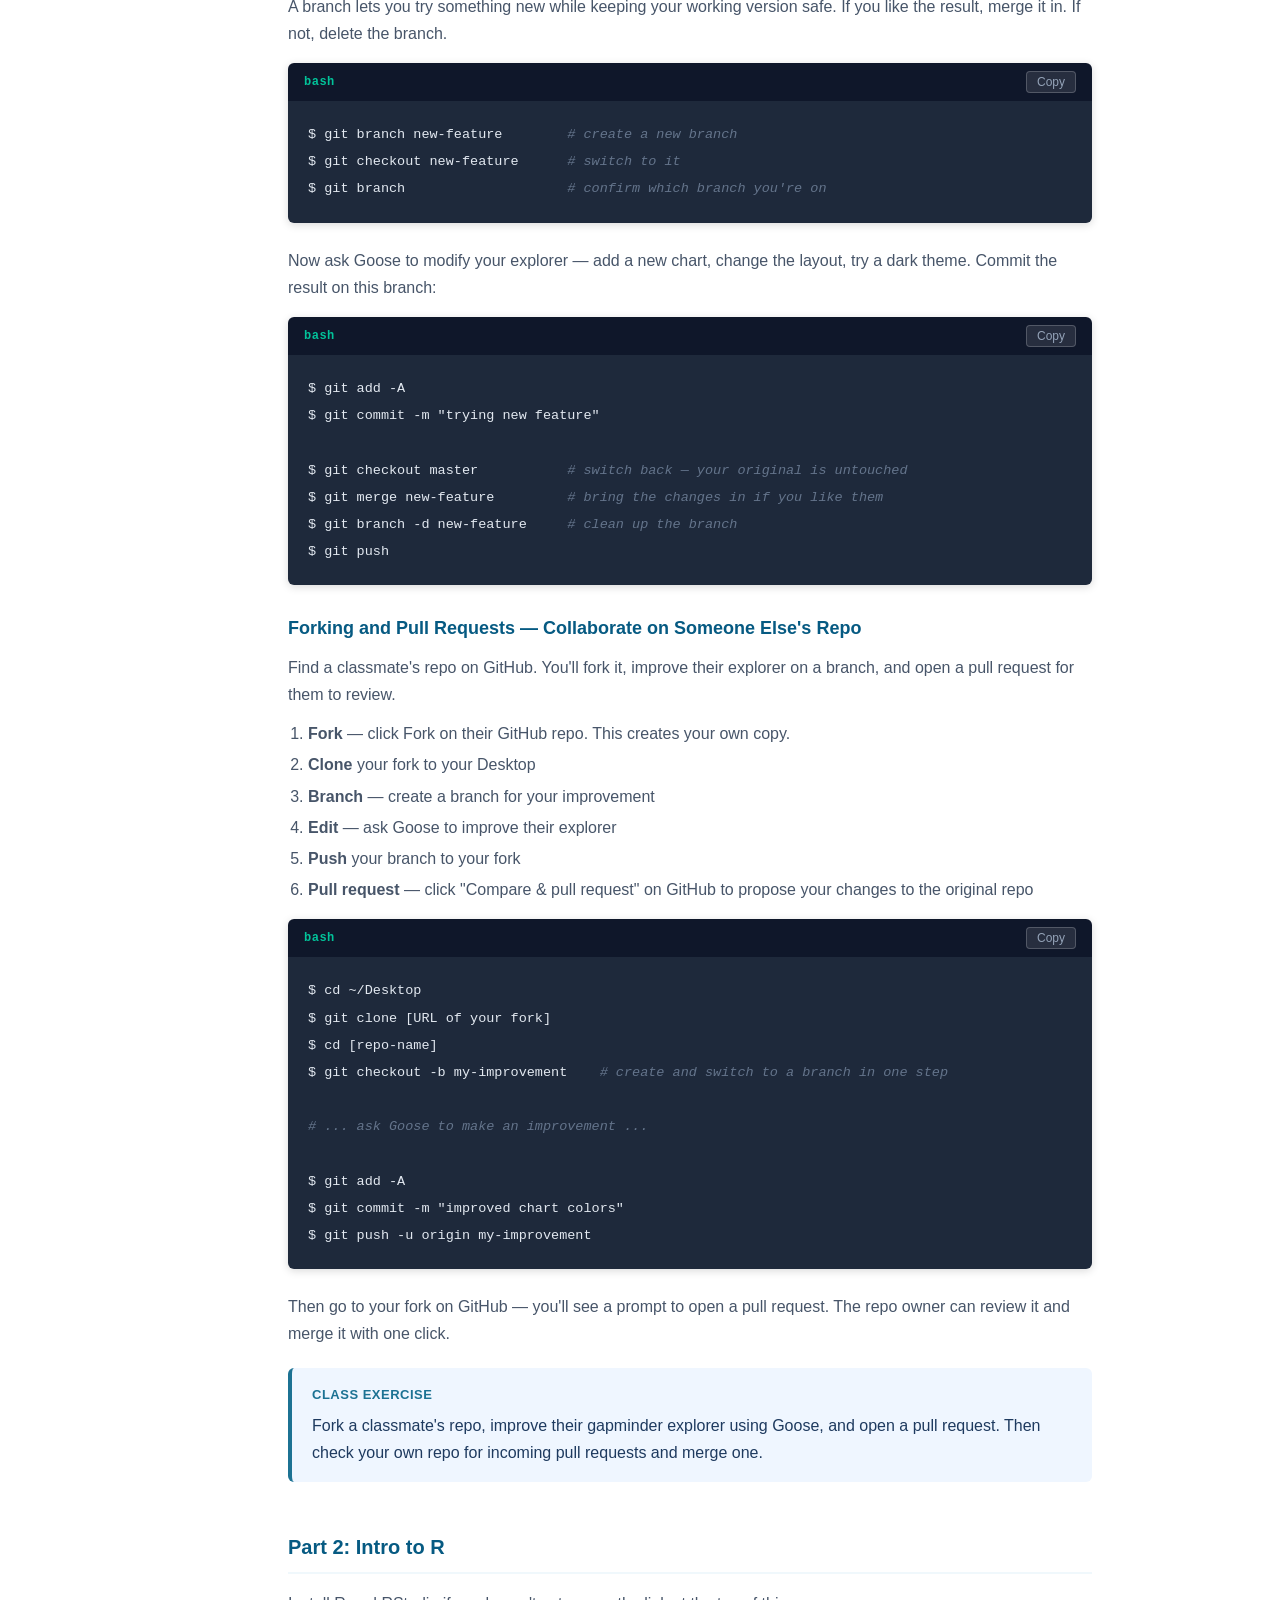
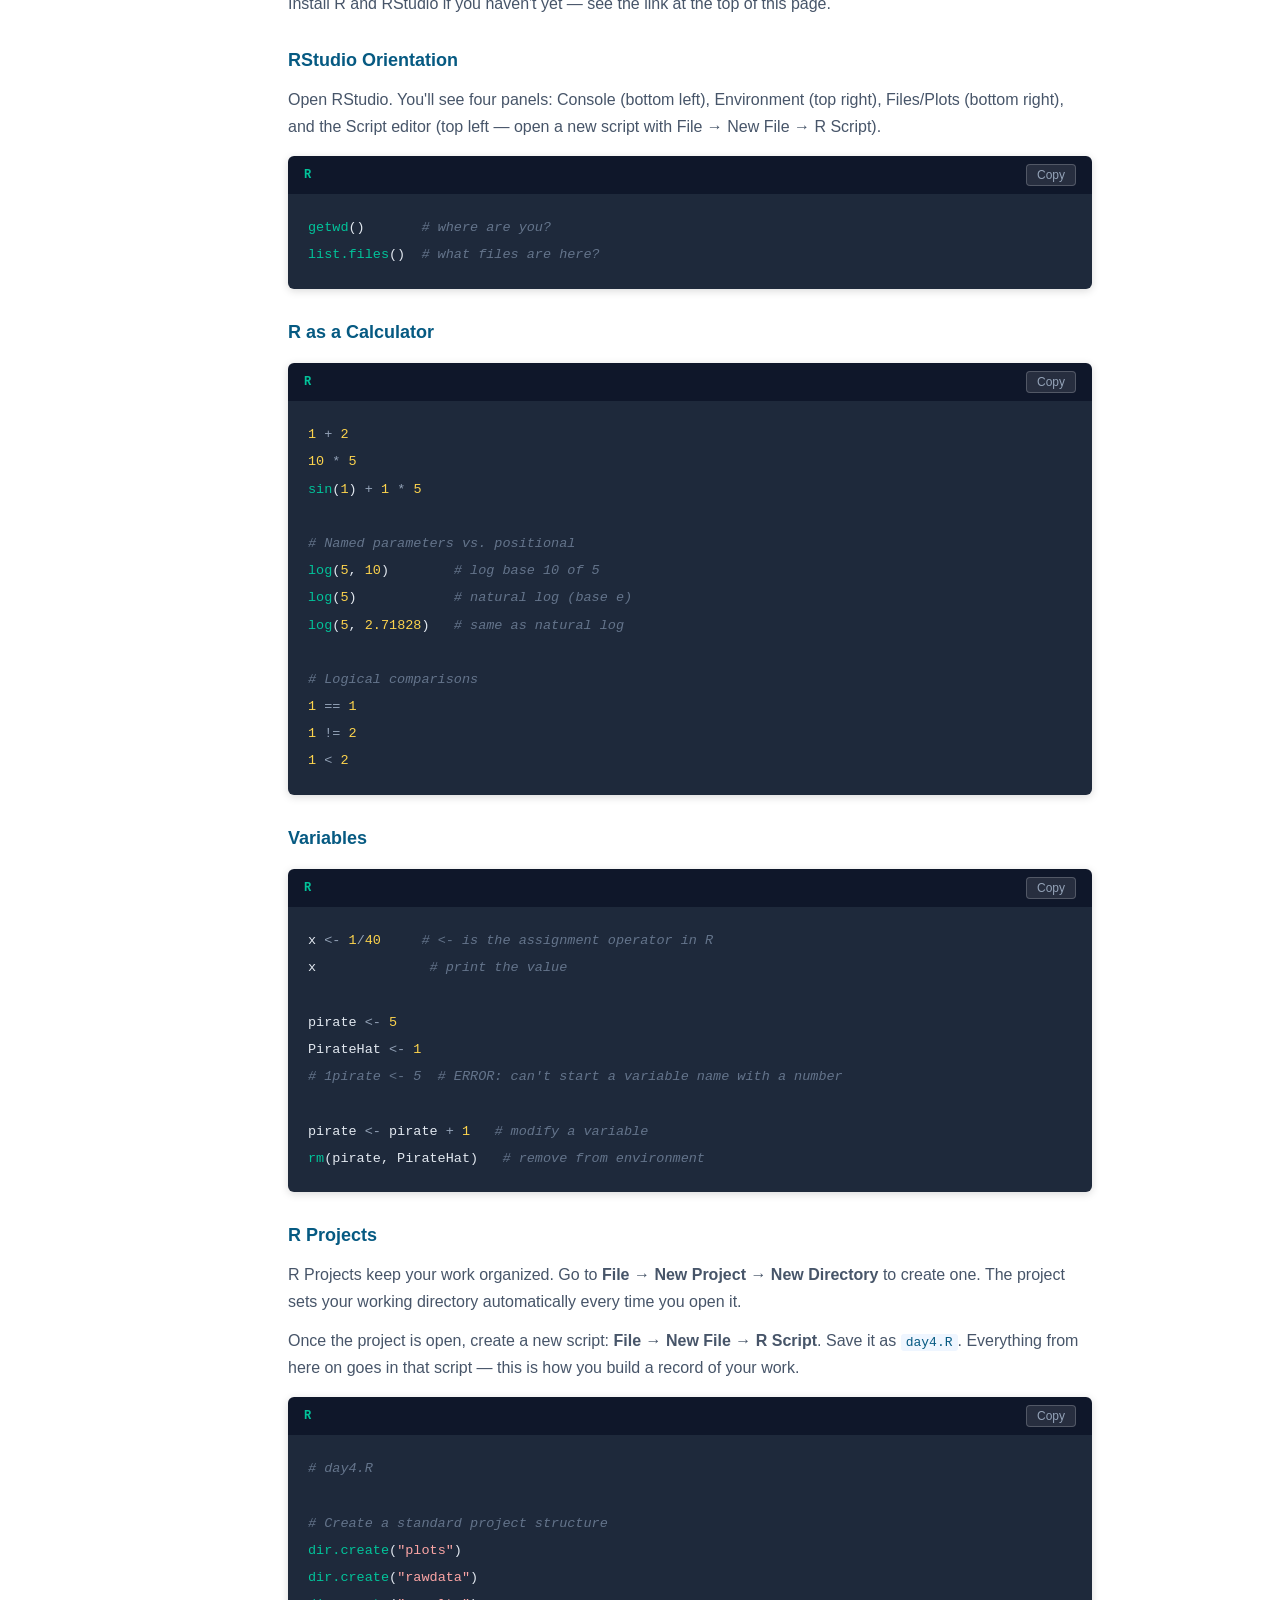
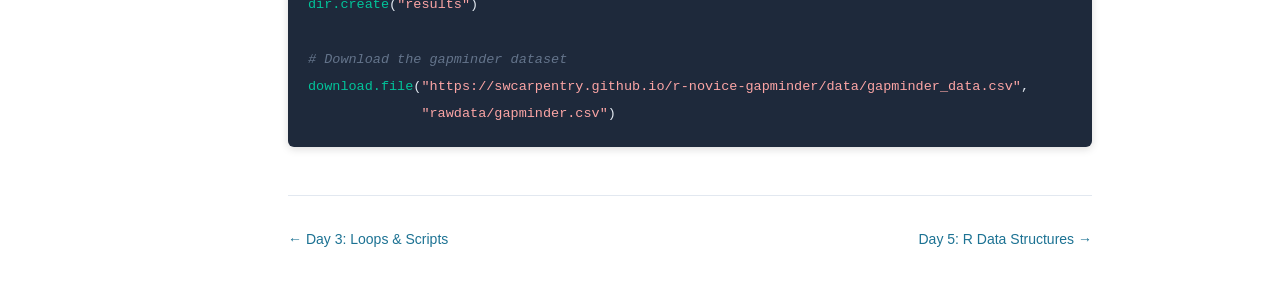
<file: day4.html>
<!DOCTYPE html>
<html lang="en">
<head>
<meta charset="UTF-8">
<meta name="viewport" content="width=device-width, initial-scale=1.0">
<title>Day 4 — Git + Intro to R</title>
<link rel="stylesheet" href="style.css">
</head>
<body>

<button class="menu-toggle" aria-label="Toggle menu">☰</button>

<aside class="sidebar">
  <div class="sidebar-logo">
    <a href="index.html">Git, R &amp; Unix for Reproducible Science</a>
    <a href="https://imci.uidaho.edu/data-carpentries-training" target="_blank"><span>IMCI · University of Idaho</span></a>
  </div>
  <nav>
    <div class="nav-section">Overview</div>
    <a href="index.html">Home</a>
    <div class="nav-section">Workshop Days</div>
    <a href="day1.html">Day 1 — Unix Basics<span class="day-label">Tue Nov 3</span></a>
    <a href="day2.html">Day 2 — Files &amp; Directories<span class="day-label">Thu Nov 5</span></a>
    <a href="day3.html">Day 3 — Loops &amp; Scripts<span class="day-label">Tue Nov 10</span></a>
    <a href="day4.html">Day 4 — Git + Intro to R<span class="day-label">Thu Nov 12</span></a>
    <a href="day5.html">Day 5 — R Data Structures<span class="day-label">Tue Nov 17</span></a>
    <a href="day6.html">Day 6 — R Visualization<span class="day-label">Thu Nov 19</span></a>
  </nav>
  <div class="sidebar-footer">Tues &amp; Thurs · 3:00–5:30 PST<br>IRIC 352 / Zoom</div>
</aside>

<div class="main">
  <header class="page-header">
    <div class="day-tag">Day 4 · Thursday, November 12</div>
    <h1>Git + Intro to R</h1>
    <div class="meta">
      <span>Part 1: Version control with Git and GitHub</span>
      <span>Part 2: RStudio orientation and R basics</span>
    </div>
  </header>

  <div class="content">

    <div class="section">
      <div class="section-title">Resources</div>
      <ul class="link-list">
        <li><a href="https://evanwill.github.io/get-git-b/" target="_blank">Get Git! (Evan Will)</a><span class="link-desc">Excellent introductory Git guide</span></li>
        <li><a href="https://swcarpentry.github.io/git-novice/instructor/01-basics.html" target="_blank">Carpentries Git Novice Lesson</a><span class="link-desc">Official lesson materials</span></li>
        <li><a href="https://git-scm.com/install/windows" target="_blank">Git for Windows</a><span class="link-desc">Install the latest version if needed</span></li>
        <li><a href="https://posit.co/download/rstudio-desktop/" target="_blank">R and RStudio</a><span class="link-desc">Download and install before today</span></li>
        <li><a href="https://swcarpentry.github.io/r-novice-gapminder/01-rstudio-intro.html" target="_blank">Carpentries: Intro to R and RStudio</a></li>
        <li><a href="https://swcarpentry.github.io/r-novice-gapminder/04-data-structures-part1.html" target="_blank">Carpentries: Data Structures</a></li>
      </ul>
    </div>

    <div class="section">
      <div class="section-title">Part 1: Git — Version Control</div>
      <p>Git tracks changes to your files over time. Think of it as a detailed undo history for your entire project, shared with collaborators.</p>

      <h2>Configure Git</h2>
      <div class="code-block">
        <div class="code-header"><span class="code-lang">bash</span><button class="copy-btn" onclick="copyCode(this)">Copy</button></div>
        <pre><code>$ git --version
$ git config --global user.name "Your Name"
$ git config --global user.email "youremail@gmail.com"
$ git config --global core.editor "nano -w"
$ git config --list      <span class="cm"># verify your settings</span></code></pre>
      </div>

      <h2>Create a Local Repository</h2>
      <p>We'll use the <code>shell-lesson-data</code> directory from Days 1–3 as our git repo — it already has real files in it, which makes for a more interesting history.</p>
      <div class="code-block">
        <div class="code-header"><span class="code-lang">bash</span><button class="copy-btn" onclick="copyCode(this)">Copy</button></div>
        <pre><code>$ cd ~/Desktop/shell-lesson-data
$ git init            <span class="cm"># initialize a new repo — creates a hidden .git folder</span>
$ ls -la              <span class="cm"># notice the .git folder</span>
$ git status          <span class="cm"># always a safe first command</span></code></pre>
      </div>
      <div class="callout warn">
        <div class="callout-title">Don't nest repos</div>
        <p>Never run <code>git init</code> inside a directory that's already a git repository. This causes confusing problems.</p>
      </div>

      <h2>Create a .gitignore First</h2>
      <p>Before adding any files, tell git what to ignore. Large files like the Swiss-Prot database will break your push to GitHub if you accidentally commit them.</p>
      <div class="code-block">
        <div class="code-header"><span class="code-lang">bash</span><button class="copy-btn" onclick="copyCode(this)">Copy</button></div>
        <pre><code>$ nano .gitignore</code></pre>
      </div>
      <div class="code-block">
        <div class="code-header"><span class="code-lang">bash</span><button class="copy-btn" onclick="copyCode(this)">Copy</button></div>
        <pre><code>uniprot/</code></pre>
      </div>
      <div class="code-block">
        <div class="code-header"><span class="code-lang">bash</span><button class="copy-btn" onclick="copyCode(this)">Copy</button></div>
        <pre><code>$ git status          <span class="cm"># uniprot/ should not appear as untracked</span>
$ git add -A
$ git commit -m "first commit"</code></pre>
      </div>
    </div>

    <div class="section">
      <div class="section-title">The Git Workflow</div>
      <p>Three stages: <strong>Working Directory → Staging Area → Repository</strong>. Every change follows the same pattern: check status, stage the file, commit with a message.</p>

      <h2>Add and Commit Files</h2>
      <div class="code-block">
        <div class="code-header"><span class="code-lang">bash</span><button class="copy-btn" onclick="copyCode(this)">Copy</button></div>
        <pre><code>$ echo "we are learning git" > notes.txt   <span class="cm"># create a new file</span>
$ git status                               <span class="cm"># notes.txt shows as "untracked"</span>
$ git add notes.txt                        <span class="cm"># move it to the staging area</span>
$ git status                               <span class="cm"># now it shows as "changes to be committed"</span>
$ git commit -m "added notes"             <span class="cm"># save a snapshot to the repository</span>
$ git status                               <span class="cm"># working directory is clean again</span></code></pre>
      </div>

      <div class="callout demo">
        <div class="callout-title">Exercise 1</div>
        <p>Create a new file using any method you've learned. Add it to the repo and commit it.</p>
      </div>
    </div>

    <div class="section">
      <div class="section-title">Viewing History and Reverting</div>
      <div class="code-block">
        <div class="code-header"><span class="code-lang">bash</span><button class="copy-btn" onclick="copyCode(this)">Copy</button></div>
        <pre><code>$ nano sorted.sh                           <span class="cm"># write a function</span>
$ git add -A
$ git commit -m "added a function to sorted.sh"

$ nano sorted.sh                           <span class="cm"># deliberately mess up the script</span>
$ git add -A
$ git commit -m "updated sorted.sh"

$ git log --oneline                        <span class="cm"># see your commit history — copy the hash of the good commit</span>

<span class="cm"># Oh no — the script is broken. Revert it.</span>
$ git restore --source HEAD~1 sorted.sh   <span class="cm"># restore to one commit back</span>
$ less sorted.sh                           <span class="cm"># confirm it looks right</span>
$ git status
$ git add -A
$ git commit -m "revert sorted.sh to previous version"</code></pre>
      </div>
    </div>

    <div class="section">
      <div class="section-title">git diff and Remote Repos</div>
      <div class="code-block">
        <div class="code-header"><span class="code-lang">bash</span><button class="copy-btn" onclick="copyCode(this)">Copy</button></div>
        <pre><code>$ nano sorted.sh       <span class="cm"># make a change</span>
$ git diff             <span class="cm"># see exactly what changed before staging</span>
$ git add sorted.sh
$ git commit -m "updated sorted.sh"
$ git log --oneline</code></pre>
      </div>

      <h2>Connecting to GitHub</h2>
      <ol>
        <li>Go to <a href="https://github.com" target="_blank">github.com</a> → New repository</li>
        <li>Name it <code>shell-lesson-data</code> — leave it completely empty (no README, no .gitignore)</li>
        <li>Copy the HTTPS remote URL</li>
        <li>Generate a personal access token: <strong>Settings → Developer settings → Personal access tokens → Tokens (classic) → Generate new token</strong> — check the <strong>repo</strong> scope. Copy it — it only shows once.</li>
      </ol>
      <div class="code-block">
        <div class="code-header"><span class="code-lang">bash</span><button class="copy-btn" onclick="copyCode(this)">Copy</button></div>
        <pre><code>$ cd ~/Desktop/shell-lesson-data
$ git remote add origin [repo URL]       <span class="cm"># connect local repo to GitHub</span>
$ git remote -v                          <span class="cm"># verify the connection</span>
$ git push -u origin master              <span class="cm"># push to GitHub</span></code></pre>
      </div>

      <ul class="link-list">
        <li><a href="https://evanwill.github.io/get-git-b/content/2-install.html#authentication" target="_blank">GitHub Authentication Guide</a><span class="link-desc">Token or SSH setup if you hit authentication errors</span></li>
        <li><a href="https://docs.github.com/en/authentication/connecting-to-github-with-ssh/generating-a-new-ssh-key-and-adding-it-to-the-ssh-agent" target="_blank">SSH Key Setup (GitHub Docs)</a><span class="link-desc">Recommended for regular Git users</span></li>
      </ul>

      <h2>Ask Goose for Help <span class="badge ai">AI</span></h2>
      <p>Git authentication and GitHub setup can be finicky. If you get stuck, ask Goose — it can read your error message, look at your config, and walk you through the fix step by step.</p>
      <div class="prompt-box">
        <div class="prompt-label">Paste into Goose when you hit an error</div>
        <button class="prompt-copy" onclick="copyPrompt(this)">Copy prompt</button>
        <div class="prompt-text">I'm trying to push a local git repository to GitHub for the first time and I'm getting this error:

[paste your error message here]

I'm using HTTPS (not SSH). Can you help me figure out what's wrong and walk me through the fix?</div>
      </div>
    </div>

    <div class="section">
      <div class="section-title">Ask AI to Explain Git Concepts <span class="badge ai">AI</span></div>
      <p>Git errors and concepts can be confusing at first. AI is great at explaining them in plain language.</p>
      <div class="prompt-box">
        <div class="prompt-label">Try this prompt when you hit a Git error</div>
        <button class="prompt-copy" onclick="copyPrompt(this)">Copy prompt</button>
        <div class="prompt-text">I'm learning Git and I got this error message. Can you explain what it means and how to fix it?

[paste your error message here]

I'm using Git on the command line and I'm trying to [describe what you were doing].</div>
      </div>
      <div class="prompt-box">
        <div class="prompt-label">Or ask for concept explanations</div>
        <button class="prompt-copy" onclick="copyPrompt(this)">Copy prompt</button>
        <div class="prompt-text">I'm learning Git. Can you explain the difference between the working directory, the staging area, and the repository? Use an analogy to make it concrete. Then explain what git add and git commit do in terms of that analogy.</div>
      </div>
    </div>

    <div class="section">
      <div class="section-title">Build and Publish a Data Explorer with Goose <span class="badge ai">AI</span></div>
      <p>Before we write any R, let's see what AI can build on its own. We'll prompt Goose to generate a self-contained HTML data explorer for the gapminder dataset, then publish it as a live GitHub Pages site.</p>

      <h2>Step 1 — Prompt Goose</h2>
      <p>Open Goose. Use the prompt below. The goal is a single HTML file that loads the gapminder data and lets you filter and explore it in a browser — no R required.</p>
      <div class="prompt-box">
        <div class="prompt-label">Paste into Goose</div>
        <button class="prompt-copy" onclick="copyPrompt(this)">Copy prompt</button>
        <div class="prompt-text">Create a self-contained HTML file called gapminder_explorer.html that loads the gapminder dataset from this URL:

https://swcarpentry.github.io/r-novice-gapminder/data/gapminder_data.csv

The file should let the user filter by continent and year, display a summary table of the filtered data, and include at least one chart. Everything should work by opening the file in a browser — no server required.</div>
      </div>

      <h2>Step 2 — Commit and Push</h2>
      <p>Once Goose generates the file, save it into your <code>shell-lesson-data</code> repo and push it to GitHub.</p>
      <div class="code-block">
        <div class="code-header"><span class="code-lang">bash</span><button class="copy-btn" onclick="copyCode(this)">Copy</button></div>
        <pre><code>$ cd ~/Desktop/shell-lesson-data
$ git add -A
$ git commit -m "add gapminder explorer"
$ git push -u origin master</code></pre>
      </div>

      <h2>Step 3 — Enable GitHub Pages</h2>
      <ol>
        <li>Go to your repo on GitHub</li>
        <li><strong>Settings → Pages → Branch: master → / (root) → Save</strong></li>
        <li>Wait 1–2 minutes, then visit:<br><code>https://[your-username].github.io/[repo-name]/gapminder_explorer.html</code></li>
      </ol>
      <div class="callout tip">
        <div class="callout-title">What just happened?</div>
        <p>You used an AI agent to build a working web application, tracked it with version control, and deployed it to the web — in one session. This is the workflow we'll keep building on.</p>
      </div>
    </div>

    <div class="section">
      <div class="section-title">Branching and Collaborating</div>
      <p>Everyone in the class now has a live gapminder explorer. Let's use that to learn branching and collaboration — the core of how teams use Git.</p>

      <h2>Branching — Experiment Without Breaking Things</h2>
      <p>A branch lets you try something new while keeping your working version safe. If you like the result, merge it in. If not, delete the branch.</p>
      <div class="code-block">
        <div class="code-header"><span class="code-lang">bash</span><button class="copy-btn" onclick="copyCode(this)">Copy</button></div>
        <pre><code>$ git branch new-feature        <span class="cm"># create a new branch</span>
$ git checkout new-feature      <span class="cm"># switch to it</span>
$ git branch                    <span class="cm"># confirm which branch you're on</span></code></pre>
      </div>
      <p>Now ask Goose to modify your explorer — add a new chart, change the layout, try a dark theme. Commit the result on this branch:</p>
      <div class="code-block">
        <div class="code-header"><span class="code-lang">bash</span><button class="copy-btn" onclick="copyCode(this)">Copy</button></div>
        <pre><code>$ git add -A
$ git commit -m "trying new feature"

$ git checkout master           <span class="cm"># switch back — your original is untouched</span>
$ git merge new-feature         <span class="cm"># bring the changes in if you like them</span>
$ git branch -d new-feature     <span class="cm"># clean up the branch</span>
$ git push</code></pre>
      </div>

      <h2>Forking and Pull Requests — Collaborate on Someone Else's Repo</h2>
      <p>Find a classmate's repo on GitHub. You'll fork it, improve their explorer on a branch, and open a pull request for them to review.</p>
      <ol>
        <li><strong>Fork</strong> — click Fork on their GitHub repo. This creates your own copy.</li>
        <li><strong>Clone</strong> your fork to your Desktop</li>
        <li><strong>Branch</strong> — create a branch for your improvement</li>
        <li><strong>Edit</strong> — ask Goose to improve their explorer</li>
        <li><strong>Push</strong> your branch to your fork</li>
        <li><strong>Pull request</strong> — click "Compare &amp; pull request" on GitHub to propose your changes to the original repo</li>
      </ol>
      <div class="code-block">
        <div class="code-header"><span class="code-lang">bash</span><button class="copy-btn" onclick="copyCode(this)">Copy</button></div>
        <pre><code>$ cd ~/Desktop
$ git clone [URL of your fork]
$ cd [repo-name]
$ git checkout -b my-improvement    <span class="cm"># create and switch to a branch in one step</span>

<span class="cm"># ... ask Goose to make an improvement ...</span>

$ git add -A
$ git commit -m "improved chart colors"
$ git push -u origin my-improvement</code></pre>
      </div>
      <p>Then go to your fork on GitHub — you'll see a prompt to open a pull request. The repo owner can review it and merge it with one click.</p>
      <div class="callout demo">
        <div class="callout-title">Class exercise</div>
        <p>Fork a classmate's repo, improve their gapminder explorer using Goose, and open a pull request. Then check your own repo for incoming pull requests and merge one.</p>
      </div>
    </div>

    <div class="section">
      <div class="section-title">Part 2: Intro to R</div>
      <p>Install R and RStudio if you haven't yet — see the link at the top of this page.</p>

      <h2>RStudio Orientation</h2>
      <p>Open RStudio. You'll see four panels: Console (bottom left), Environment (top right), Files/Plots (bottom right), and the Script editor (top left — open a new script with File → New File → R Script).</p>
      <div class="code-block">
        <div class="code-header"><span class="code-lang">R</span><button class="copy-btn" onclick="copyCode(this)">Copy</button></div>
        <pre><code><span class="fn">getwd</span>()       <span class="cm"># where are you?</span>
<span class="fn">list.files</span>()  <span class="cm"># what files are here?</span></code></pre>
      </div>

      <h2>R as a Calculator</h2>
      <div class="code-block">
        <div class="code-header"><span class="code-lang">R</span><button class="copy-btn" onclick="copyCode(this)">Copy</button></div>
        <pre><code><span class="nm">1</span> <span class="op">+</span> <span class="nm">2</span>
<span class="nm">10</span> <span class="op">*</span> <span class="nm">5</span>
<span class="fn">sin</span>(<span class="nm">1</span>) <span class="op">+</span> <span class="nm">1</span> <span class="op">*</span> <span class="nm">5</span>

<span class="cm"># Named parameters vs. positional</span>
<span class="fn">log</span>(<span class="nm">5</span>, <span class="nm">10</span>)        <span class="cm"># log base 10 of 5</span>
<span class="fn">log</span>(<span class="nm">5</span>)            <span class="cm"># natural log (base e)</span>
<span class="fn">log</span>(<span class="nm">5</span>, <span class="nm">2.71828</span>)   <span class="cm"># same as natural log</span>

<span class="cm"># Logical comparisons</span>
<span class="nm">1</span> <span class="op">==</span> <span class="nm">1</span>
<span class="nm">1</span> <span class="op">!=</span> <span class="nm">2</span>
<span class="nm">1</span> <span class="op">&lt;</span> <span class="nm">2</span></code></pre>
      </div>

      <h2>Variables</h2>
      <div class="code-block">
        <div class="code-header"><span class="code-lang">R</span><button class="copy-btn" onclick="copyCode(this)">Copy</button></div>
        <pre><code>x <span class="op">&lt;-</span> <span class="nm">1</span><span class="op">/</span><span class="nm">40</span>     <span class="cm"># &lt;- is the assignment operator in R</span>
x              <span class="cm"># print the value</span>

pirate <span class="op">&lt;-</span> <span class="nm">5</span>
PirateHat <span class="op">&lt;-</span> <span class="nm">1</span>
<span class="cm"># 1pirate &lt;- 5  # ERROR: can't start a variable name with a number</span>

pirate <span class="op">&lt;-</span> pirate <span class="op">+</span> <span class="nm">1</span>   <span class="cm"># modify a variable</span>
<span class="fn">rm</span>(pirate, PirateHat)   <span class="cm"># remove from environment</span></code></pre>
      </div>

      <h2>R Projects</h2>
      <p>R Projects keep your work organized. Go to <strong>File → New Project → New Directory</strong> to create one. The project sets your working directory automatically every time you open it.</p>
      <p>Once the project is open, create a new script: <strong>File → New File → R Script</strong>. Save it as <code>day4.R</code>. Everything from here on goes in that script — this is how you build a record of your work.</p>
      <div class="code-block">
        <div class="code-header"><span class="code-lang">R</span><button class="copy-btn" onclick="copyCode(this)">Copy</button></div>
        <pre><code><span class="cm"># day4.R</span>

<span class="cm"># Create a standard project structure</span>
<span class="fn">dir.create</span>(<span class="st">"plots"</span>)
<span class="fn">dir.create</span>(<span class="st">"rawdata"</span>)
<span class="fn">dir.create</span>(<span class="st">"results"</span>)

<span class="cm"># Download the gapminder dataset</span>
<span class="fn">download.file</span>(<span class="st">"https://swcarpentry.github.io/r-novice-gapminder/data/gapminder_data.csv"</span>,
              <span class="st">"rawdata/gapminder.csv"</span>)</code></pre>
      </div>
    </div>

    <div class="page-nav">
      <a href="day3.html">← Day 3: Loops &amp; Scripts</a>
      <a class="next" href="day5.html">Day 5: R Data Structures →</a>
    </div>

  </div>
</div>

<script src="scripts.js"></script>
</body>
</html>
</file>
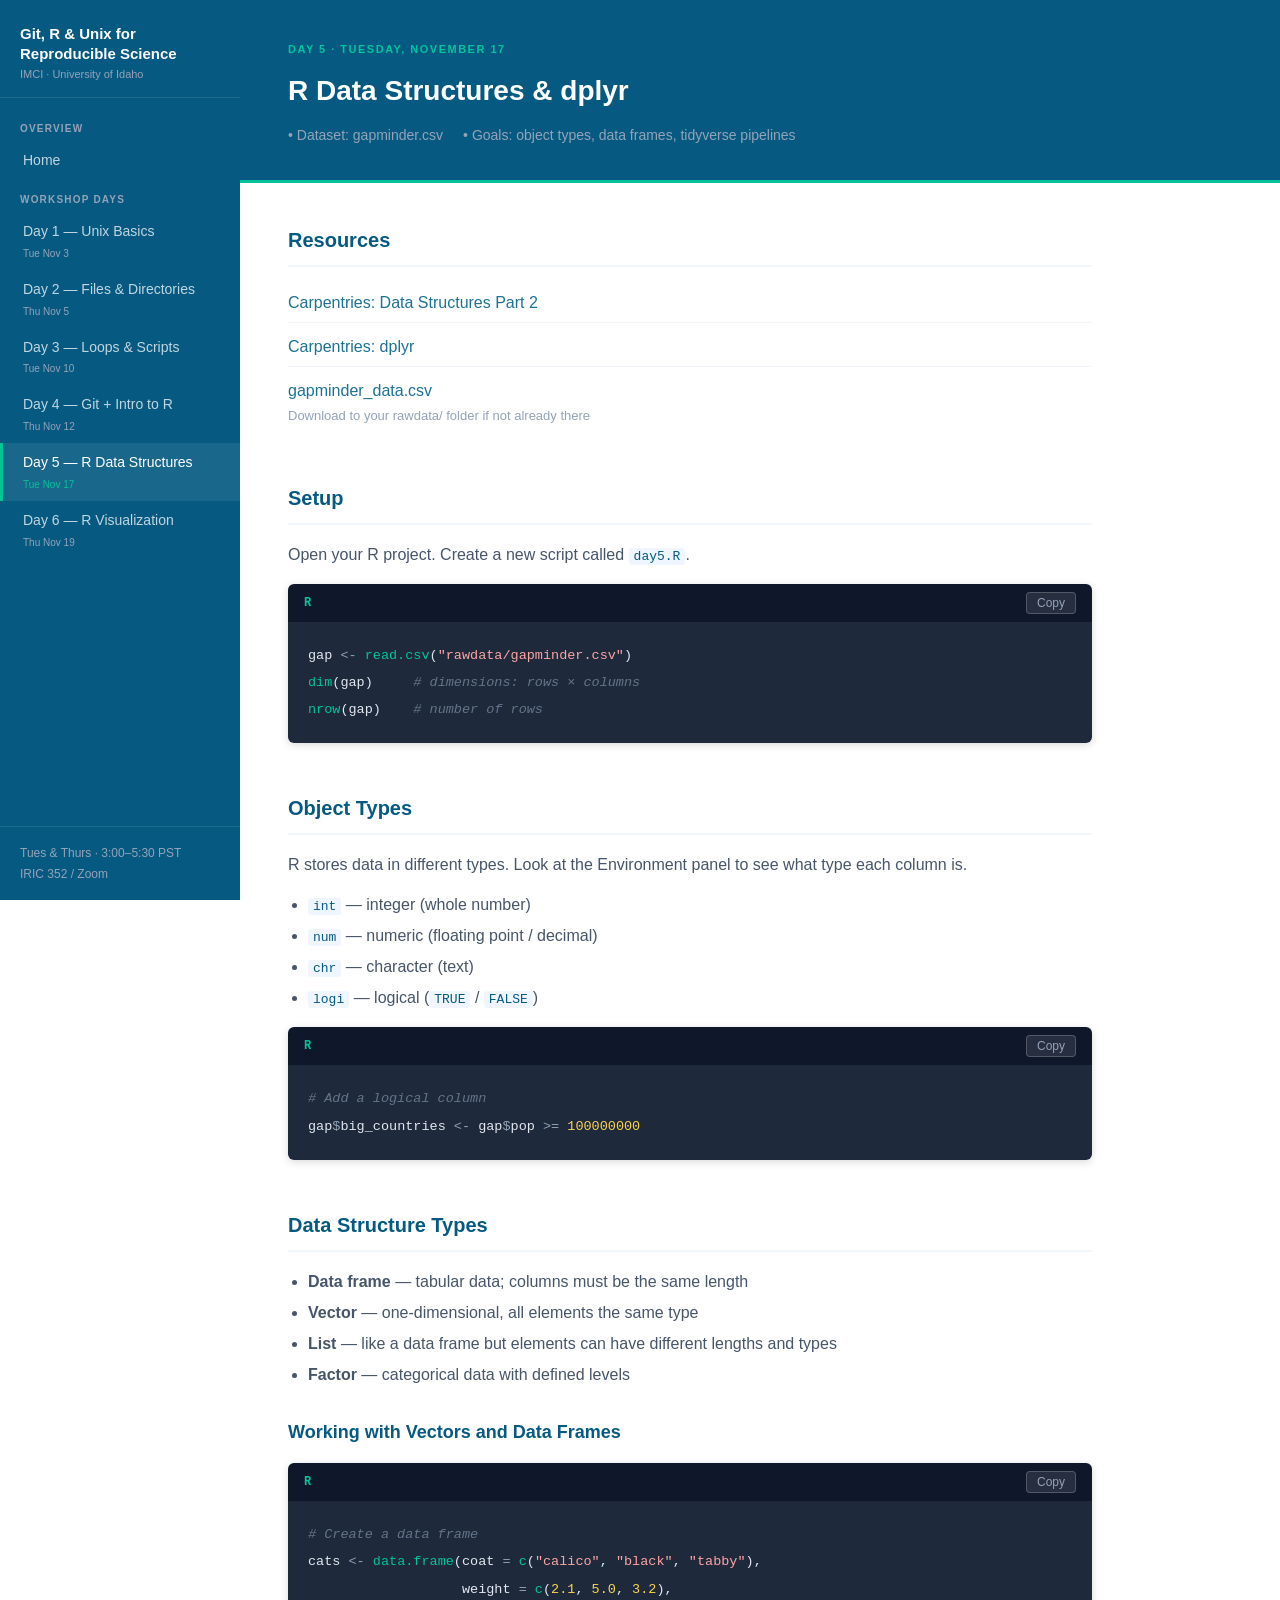
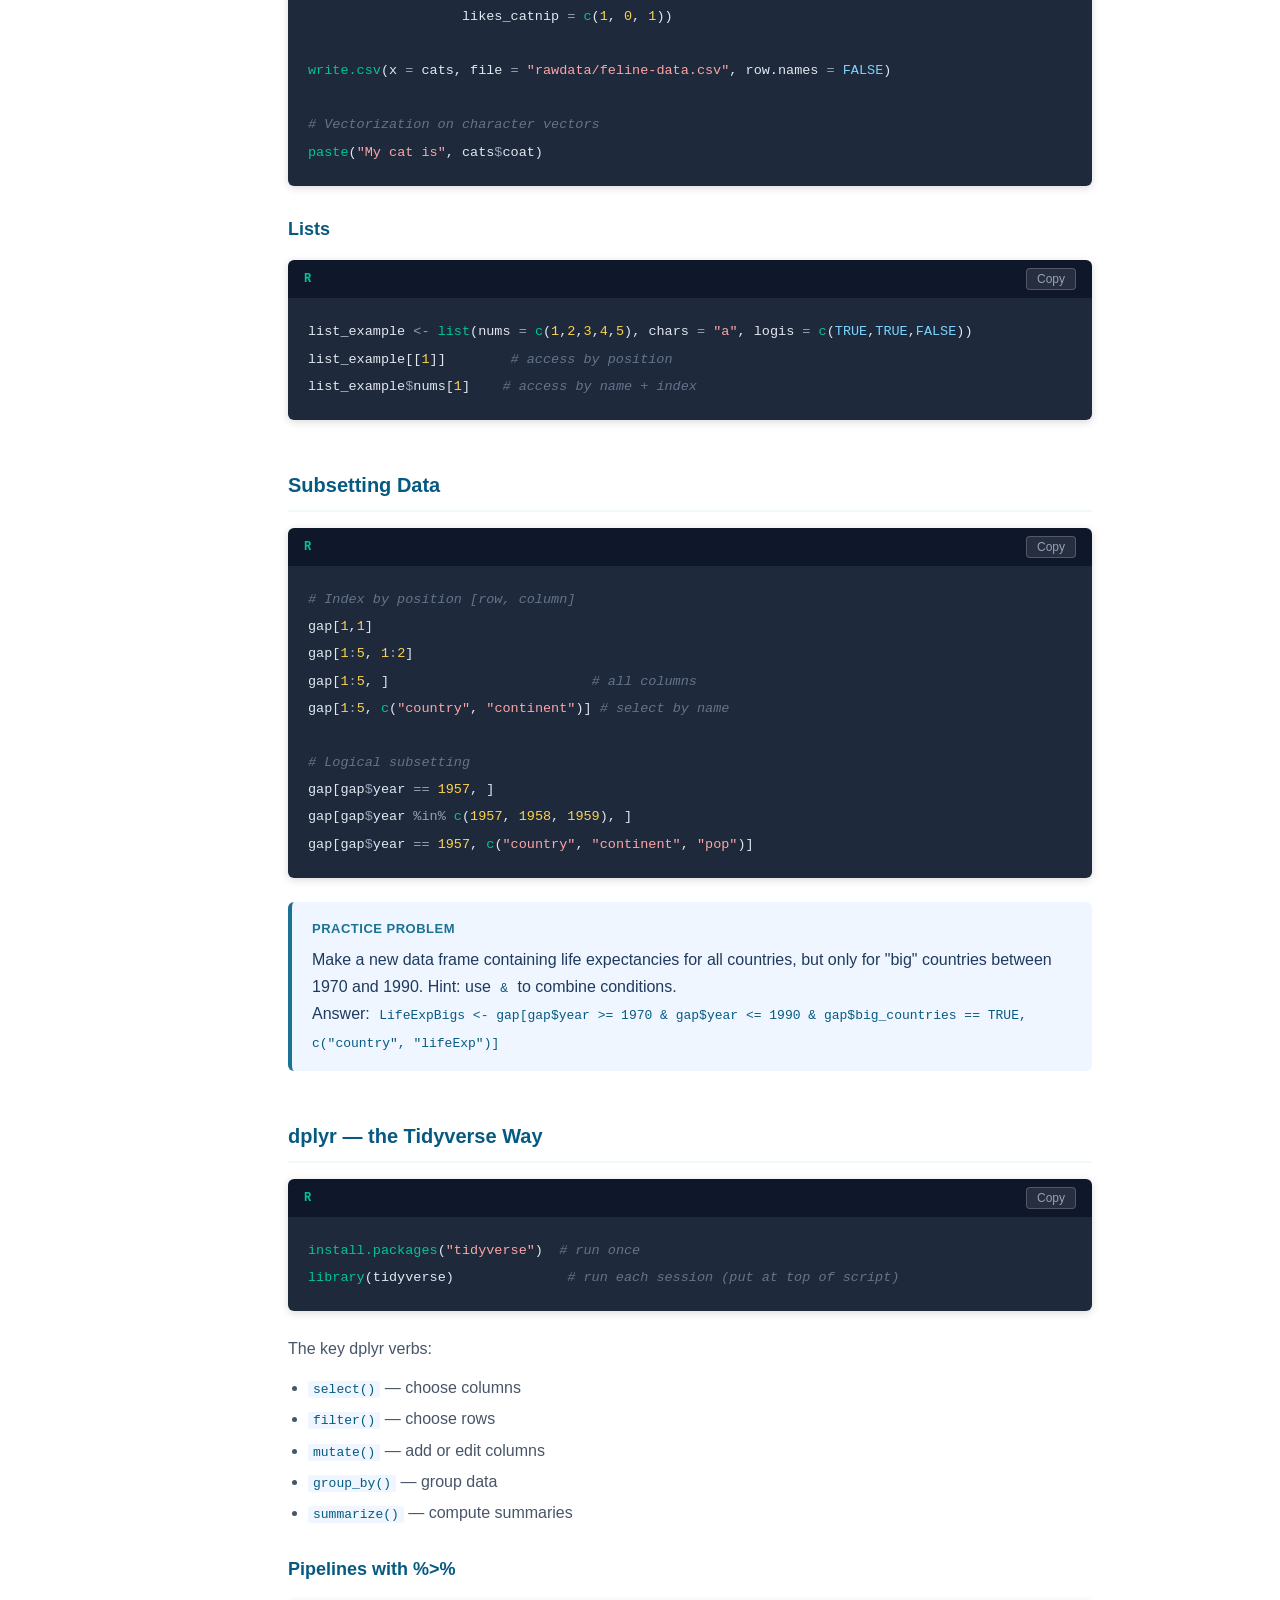
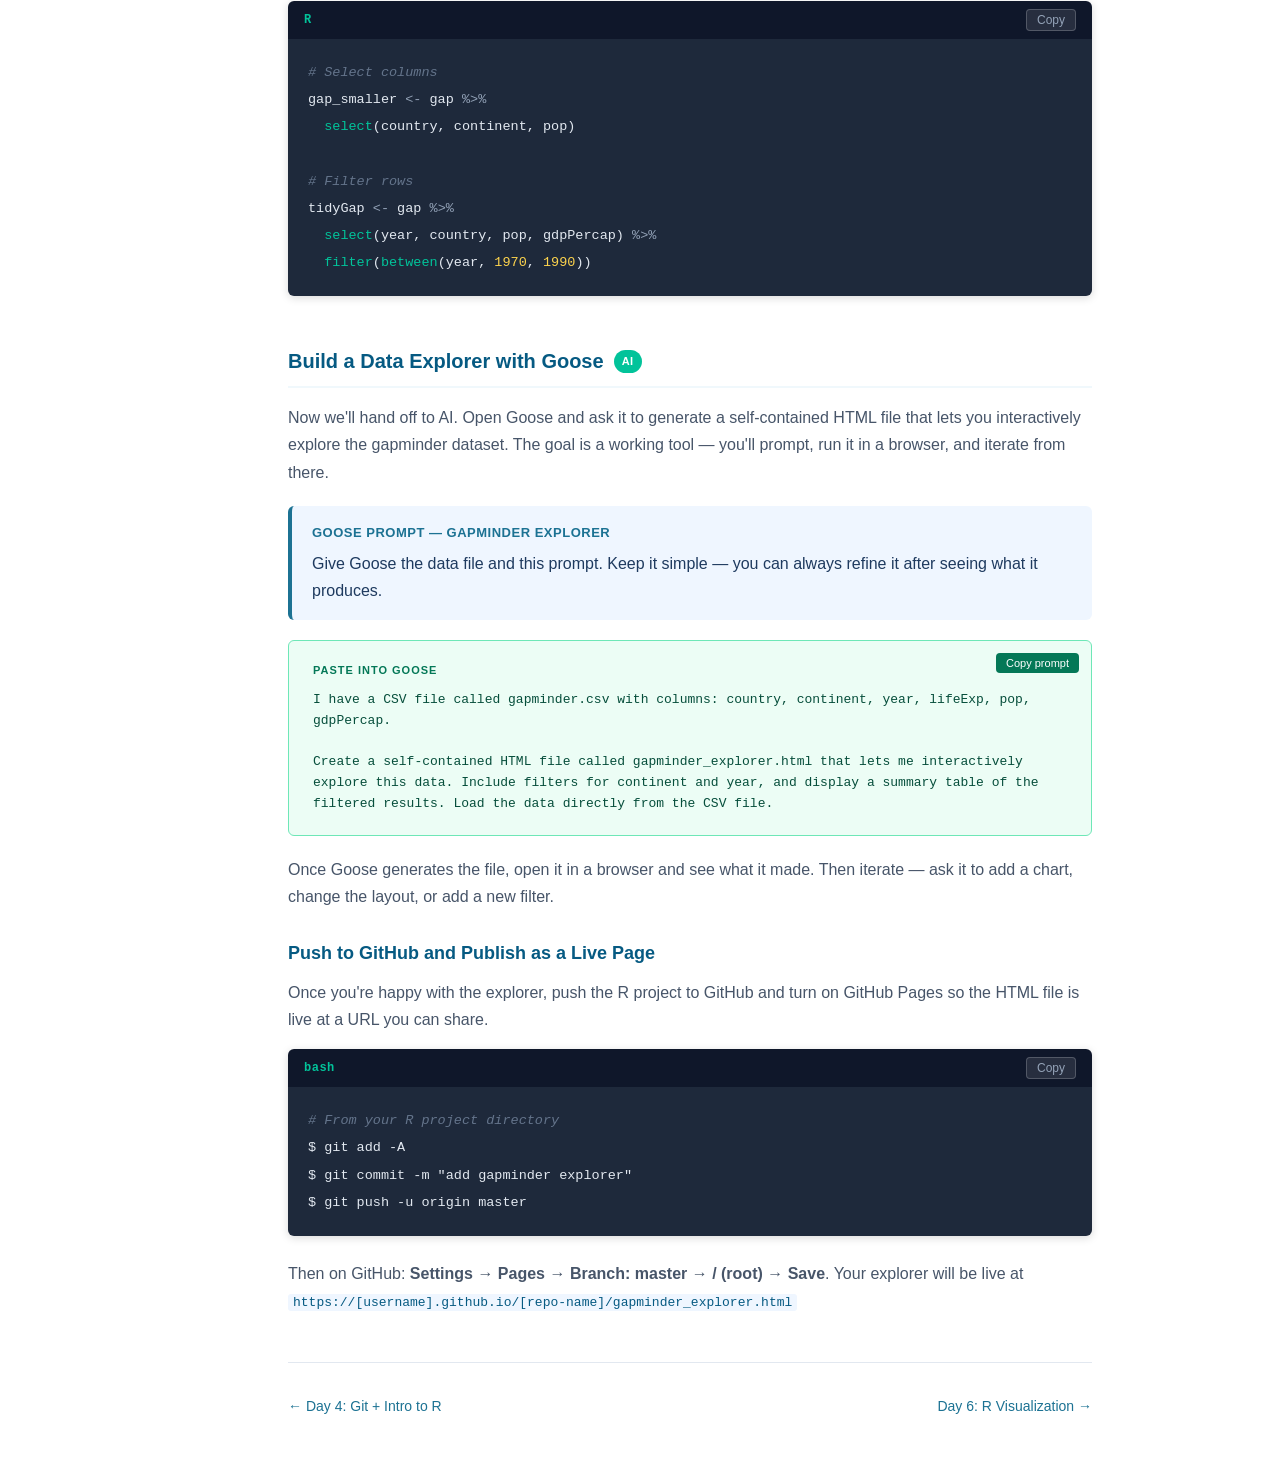
<file: day5.html>
<!DOCTYPE html>
<html lang="en">
<head>
<meta charset="UTF-8">
<meta name="viewport" content="width=device-width, initial-scale=1.0">
<title>Day 5 — R Data Structures &amp; dplyr</title>
<link rel="stylesheet" href="style.css">
</head>
<body>

<button class="menu-toggle" aria-label="Toggle menu">☰</button>

<aside class="sidebar">
  <div class="sidebar-logo">
    <a href="index.html">Git, R &amp; Unix for Reproducible Science</a>
    <a href="https://imci.uidaho.edu/data-carpentries-training" target="_blank"><span>IMCI · University of Idaho</span></a>
  </div>
  <nav>
    <div class="nav-section">Overview</div>
    <a href="index.html">Home</a>
    <div class="nav-section">Workshop Days</div>
    <a href="day1.html">Day 1 — Unix Basics<span class="day-label">Tue Nov 3</span></a>
    <a href="day2.html">Day 2 — Files &amp; Directories<span class="day-label">Thu Nov 5</span></a>
    <a href="day3.html">Day 3 — Loops &amp; Scripts<span class="day-label">Tue Nov 10</span></a>
    <a href="day4.html">Day 4 — Git + Intro to R<span class="day-label">Thu Nov 12</span></a>
    <a href="day5.html">Day 5 — R Data Structures<span class="day-label">Tue Nov 17</span></a>
    <a href="day6.html">Day 6 — R Visualization<span class="day-label">Thu Nov 19</span></a>
  </nav>
  <div class="sidebar-footer">Tues &amp; Thurs · 3:00–5:30 PST<br>IRIC 352 / Zoom</div>
</aside>

<div class="main">
  <header class="page-header">
    <div class="day-tag">Day 5 · Tuesday, November 17</div>
    <h1>R Data Structures &amp; dplyr</h1>
    <div class="meta">
      <span>Dataset: gapminder.csv</span>
      <span>Goals: object types, data frames, tidyverse pipelines</span>
    </div>
  </header>

  <div class="content">

    <div class="section">
      <div class="section-title">Resources</div>
      <ul class="link-list">
        <li><a href="https://swcarpentry.github.io/r-novice-gapminder/05-data-structures-part2.html" target="_blank">Carpentries: Data Structures Part 2</a></li>
        <li><a href="https://swcarpentry.github.io/r-novice-gapminder/13-dplyr.html" target="_blank">Carpentries: dplyr</a></li>
        <li><a href="https://swcarpentry.github.io/r-novice-gapminder/data/gapminder_data.csv" target="_blank">gapminder_data.csv</a><span class="link-desc">Download to your rawdata/ folder if not already there</span></li>
      </ul>
    </div>

    <div class="section">
      <div class="section-title">Setup</div>
      <p>Open your R project. Create a new script called <code>day5.R</code>.</p>
      <div class="code-block">
        <div class="code-header"><span class="code-lang">R</span><button class="copy-btn" onclick="copyCode(this)">Copy</button></div>
        <pre><code>gap <span class="op">&lt;-</span> <span class="fn">read.csv</span>(<span class="st">"rawdata/gapminder.csv"</span>)
<span class="fn">dim</span>(gap)     <span class="cm"># dimensions: rows × columns</span>
<span class="fn">nrow</span>(gap)    <span class="cm"># number of rows</span></code></pre>
      </div>
    </div>

    <div class="section">
      <div class="section-title">Object Types</div>
      <p>R stores data in different types. Look at the Environment panel to see what type each column is.</p>
      <ul>
        <li><code>int</code> — integer (whole number)</li>
        <li><code>num</code> — numeric (floating point / decimal)</li>
        <li><code>chr</code> — character (text)</li>
        <li><code>logi</code> — logical (<code>TRUE</code> / <code>FALSE</code>)</li>
      </ul>
      <div class="code-block">
        <div class="code-header"><span class="code-lang">R</span><button class="copy-btn" onclick="copyCode(this)">Copy</button></div>
        <pre><code><span class="cm"># Add a logical column</span>
gap<span class="op">$</span>big_countries <span class="op">&lt;-</span> gap<span class="op">$</span>pop <span class="op">&gt;=</span> <span class="nm">100000000</span></code></pre>
      </div>
    </div>

    <div class="section">
      <div class="section-title">Data Structure Types</div>
      <ul>
        <li><strong>Data frame</strong> — tabular data; columns must be the same length</li>
        <li><strong>Vector</strong> — one-dimensional, all elements the same type</li>
        <li><strong>List</strong> — like a data frame but elements can have different lengths and types</li>
        <li><strong>Factor</strong> — categorical data with defined levels</li>
      </ul>

      <h2>Working with Vectors and Data Frames</h2>
      <div class="code-block">
        <div class="code-header"><span class="code-lang">R</span><button class="copy-btn" onclick="copyCode(this)">Copy</button></div>
        <pre><code><span class="cm"># Create a data frame</span>
cats <span class="op">&lt;-</span> <span class="fn">data.frame</span>(coat <span class="op">=</span> <span class="fn">c</span>(<span class="st">"calico"</span>, <span class="st">"black"</span>, <span class="st">"tabby"</span>),
                   weight <span class="op">=</span> <span class="fn">c</span>(<span class="nm">2.1</span>, <span class="nm">5.0</span>, <span class="nm">3.2</span>),
                   likes_catnip <span class="op">=</span> <span class="fn">c</span>(<span class="nm">1</span>, <span class="nm">0</span>, <span class="nm">1</span>))

<span class="fn">write.csv</span>(x <span class="op">=</span> cats, file <span class="op">=</span> <span class="st">"rawdata/feline-data.csv"</span>, row.names <span class="op">=</span> <span class="kw">FALSE</span>)

<span class="cm"># Vectorization on character vectors</span>
<span class="fn">paste</span>(<span class="st">"My cat is"</span>, cats<span class="op">$</span>coat)</code></pre>
      </div>

      <h2>Lists</h2>
      <div class="code-block">
        <div class="code-header"><span class="code-lang">R</span><button class="copy-btn" onclick="copyCode(this)">Copy</button></div>
        <pre><code>list_example <span class="op">&lt;-</span> <span class="fn">list</span>(nums <span class="op">=</span> <span class="fn">c</span>(<span class="nm">1</span>,<span class="nm">2</span>,<span class="nm">3</span>,<span class="nm">4</span>,<span class="nm">5</span>), chars <span class="op">=</span> <span class="st">"a"</span>, logis <span class="op">=</span> <span class="fn">c</span>(<span class="kw">TRUE</span>,<span class="kw">TRUE</span>,<span class="kw">FALSE</span>))
list_example[[<span class="nm">1</span>]]        <span class="cm"># access by position</span>
list_example<span class="op">$</span>nums[<span class="nm">1</span>]    <span class="cm"># access by name + index</span></code></pre>
      </div>
    </div>

    <div class="section">
      <div class="section-title">Subsetting Data</div>
      <div class="code-block">
        <div class="code-header"><span class="code-lang">R</span><button class="copy-btn" onclick="copyCode(this)">Copy</button></div>
        <pre><code><span class="cm"># Index by position [row, column]</span>
gap[<span class="nm">1</span>,<span class="nm">1</span>]
gap[<span class="nm">1</span><span class="op">:</span><span class="nm">5</span>, <span class="nm">1</span><span class="op">:</span><span class="nm">2</span>]
gap[<span class="nm">1</span><span class="op">:</span><span class="nm">5</span>, ]                         <span class="cm"># all columns</span>
gap[<span class="nm">1</span><span class="op">:</span><span class="nm">5</span>, <span class="fn">c</span>(<span class="st">"country"</span>, <span class="st">"continent"</span>)] <span class="cm"># select by name</span>

<span class="cm"># Logical subsetting</span>
gap[gap<span class="op">$</span>year <span class="op">==</span> <span class="nm">1957</span>, ]
gap[gap<span class="op">$</span>year <span class="op">%in%</span> <span class="fn">c</span>(<span class="nm">1957</span>, <span class="nm">1958</span>, <span class="nm">1959</span>), ]
gap[gap<span class="op">$</span>year <span class="op">==</span> <span class="nm">1957</span>, <span class="fn">c</span>(<span class="st">"country"</span>, <span class="st">"continent"</span>, <span class="st">"pop"</span>)]</code></pre>
      </div>
      <div class="callout demo">
        <div class="callout-title">Practice problem</div>
        <p>Make a new data frame containing life expectancies for all countries, but only for "big" countries between 1970 and 1990. Hint: use <code>&amp;</code> to combine conditions.</p>
        <p>Answer: <code>LifeExpBigs &lt;- gap[gap$year &gt;= 1970 &amp; gap$year &lt;= 1990 &amp; gap$big_countries == TRUE, c("country", "lifeExp")]</code></p>
      </div>
    </div>

    <div class="section">
      <div class="section-title">dplyr — the Tidyverse Way</div>
      <div class="code-block">
        <div class="code-header"><span class="code-lang">R</span><button class="copy-btn" onclick="copyCode(this)">Copy</button></div>
        <pre><code><span class="fn">install.packages</span>(<span class="st">"tidyverse"</span>)  <span class="cm"># run once</span>
<span class="fn">library</span>(tidyverse)              <span class="cm"># run each session (put at top of script)</span></code></pre>
      </div>
      <p>The key dplyr verbs:</p>
      <ul>
        <li><code>select()</code> — choose columns</li>
        <li><code>filter()</code> — choose rows</li>
        <li><code>mutate()</code> — add or edit columns</li>
        <li><code>group_by()</code> — group data</li>
        <li><code>summarize()</code> — compute summaries</li>
      </ul>

      <h2>Pipelines with %&gt;%</h2>
      <div class="code-block">
        <div class="code-header"><span class="code-lang">R</span><button class="copy-btn" onclick="copyCode(this)">Copy</button></div>
        <pre><code><span class="cm"># Select columns</span>
gap_smaller <span class="op">&lt;-</span> gap <span class="op">%&gt;%</span>
  <span class="fn">select</span>(country, continent, pop)

<span class="cm"># Filter rows</span>
tidyGap <span class="op">&lt;-</span> gap <span class="op">%&gt;%</span>
  <span class="fn">select</span>(year, country, pop, gdpPercap) <span class="op">%&gt;%</span>
  <span class="fn">filter</span>(<span class="fn">between</span>(year, <span class="nm">1970</span>, <span class="nm">1990</span>))</code></pre>
      </div>
    </div>

    <div class="section">
      <div class="section-title">Build a Data Explorer with Goose <span class="badge ai">AI</span></div>
      <p>Now we'll hand off to AI. Open Goose and ask it to generate a self-contained HTML file that lets you interactively explore the gapminder dataset. The goal is a working tool — you'll prompt, run it in a browser, and iterate from there.</p>

      <div class="callout demo">
        <div class="callout-title">Goose prompt — gapminder explorer</div>
        <p>Give Goose the data file and this prompt. Keep it simple — you can always refine it after seeing what it produces.</p>
      </div>

      <div class="prompt-box">
        <div class="prompt-label">Paste into Goose</div>
        <button class="prompt-copy" onclick="copyPrompt(this)">Copy prompt</button>
        <div class="prompt-text">I have a CSV file called gapminder.csv with columns: country, continent, year, lifeExp, pop, gdpPercap.

Create a self-contained HTML file called gapminder_explorer.html that lets me interactively explore this data. Include filters for continent and year, and display a summary table of the filtered results. Load the data directly from the CSV file.</div>
      </div>

      <p>Once Goose generates the file, open it in a browser and see what it made. Then iterate — ask it to add a chart, change the layout, or add a new filter.</p>

      <h2>Push to GitHub and Publish as a Live Page</h2>
      <p>Once you're happy with the explorer, push the R project to GitHub and turn on GitHub Pages so the HTML file is live at a URL you can share.</p>
      <div class="code-block">
        <div class="code-header"><span class="code-lang">bash</span><button class="copy-btn" onclick="copyCode(this)">Copy</button></div>
        <pre><code><span class="cm"># From your R project directory</span>
$ git add -A
$ git commit -m "add gapminder explorer"
$ git push -u origin master</code></pre>
      </div>
      <p>Then on GitHub: <strong>Settings → Pages → Branch: master → / (root) → Save</strong>. Your explorer will be live at <code>https://[username].github.io/[repo-name]/gapminder_explorer.html</code></p>
    </div>

    <div class="page-nav">
      <a href="day4.html">← Day 4: Git + Intro to R</a>
      <a class="next" href="day6.html">Day 6: R Visualization →</a>
    </div>

  </div>
</div>

<script src="scripts.js"></script>
</body>
</html>
</file>
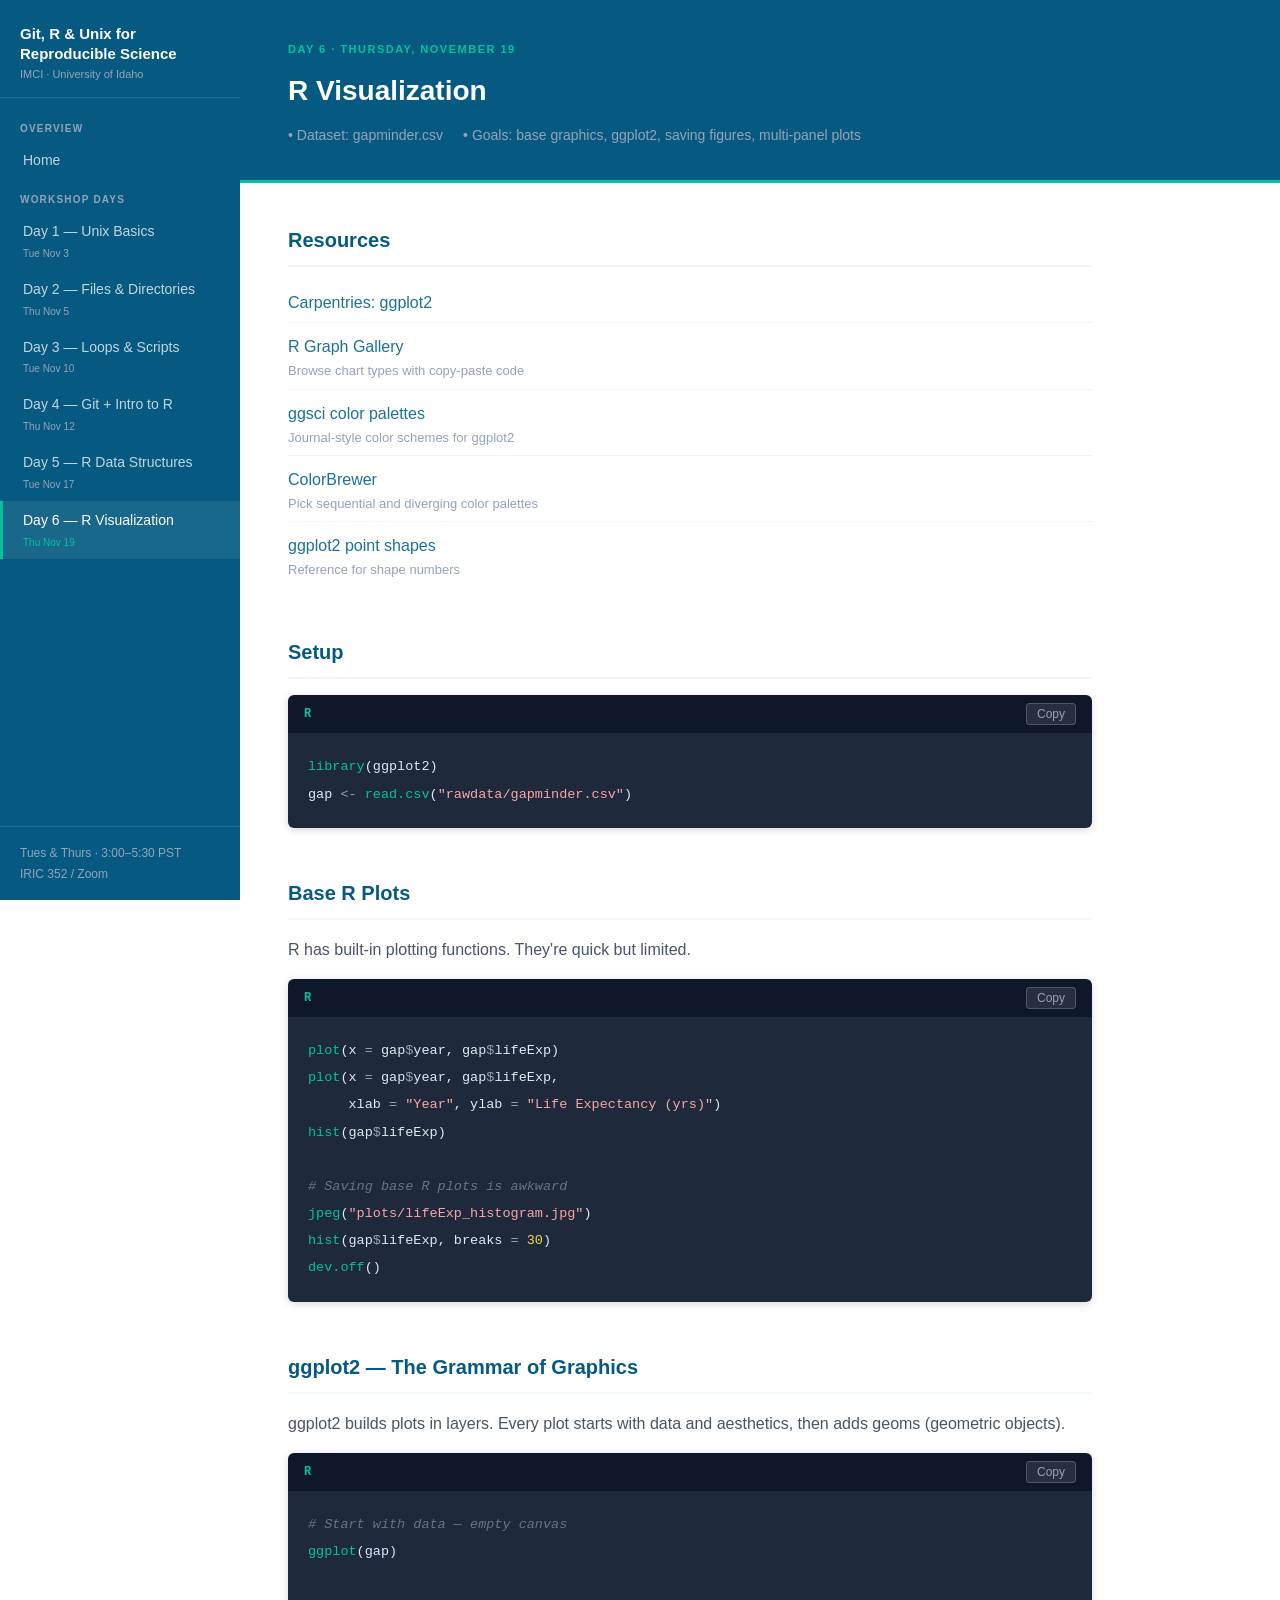
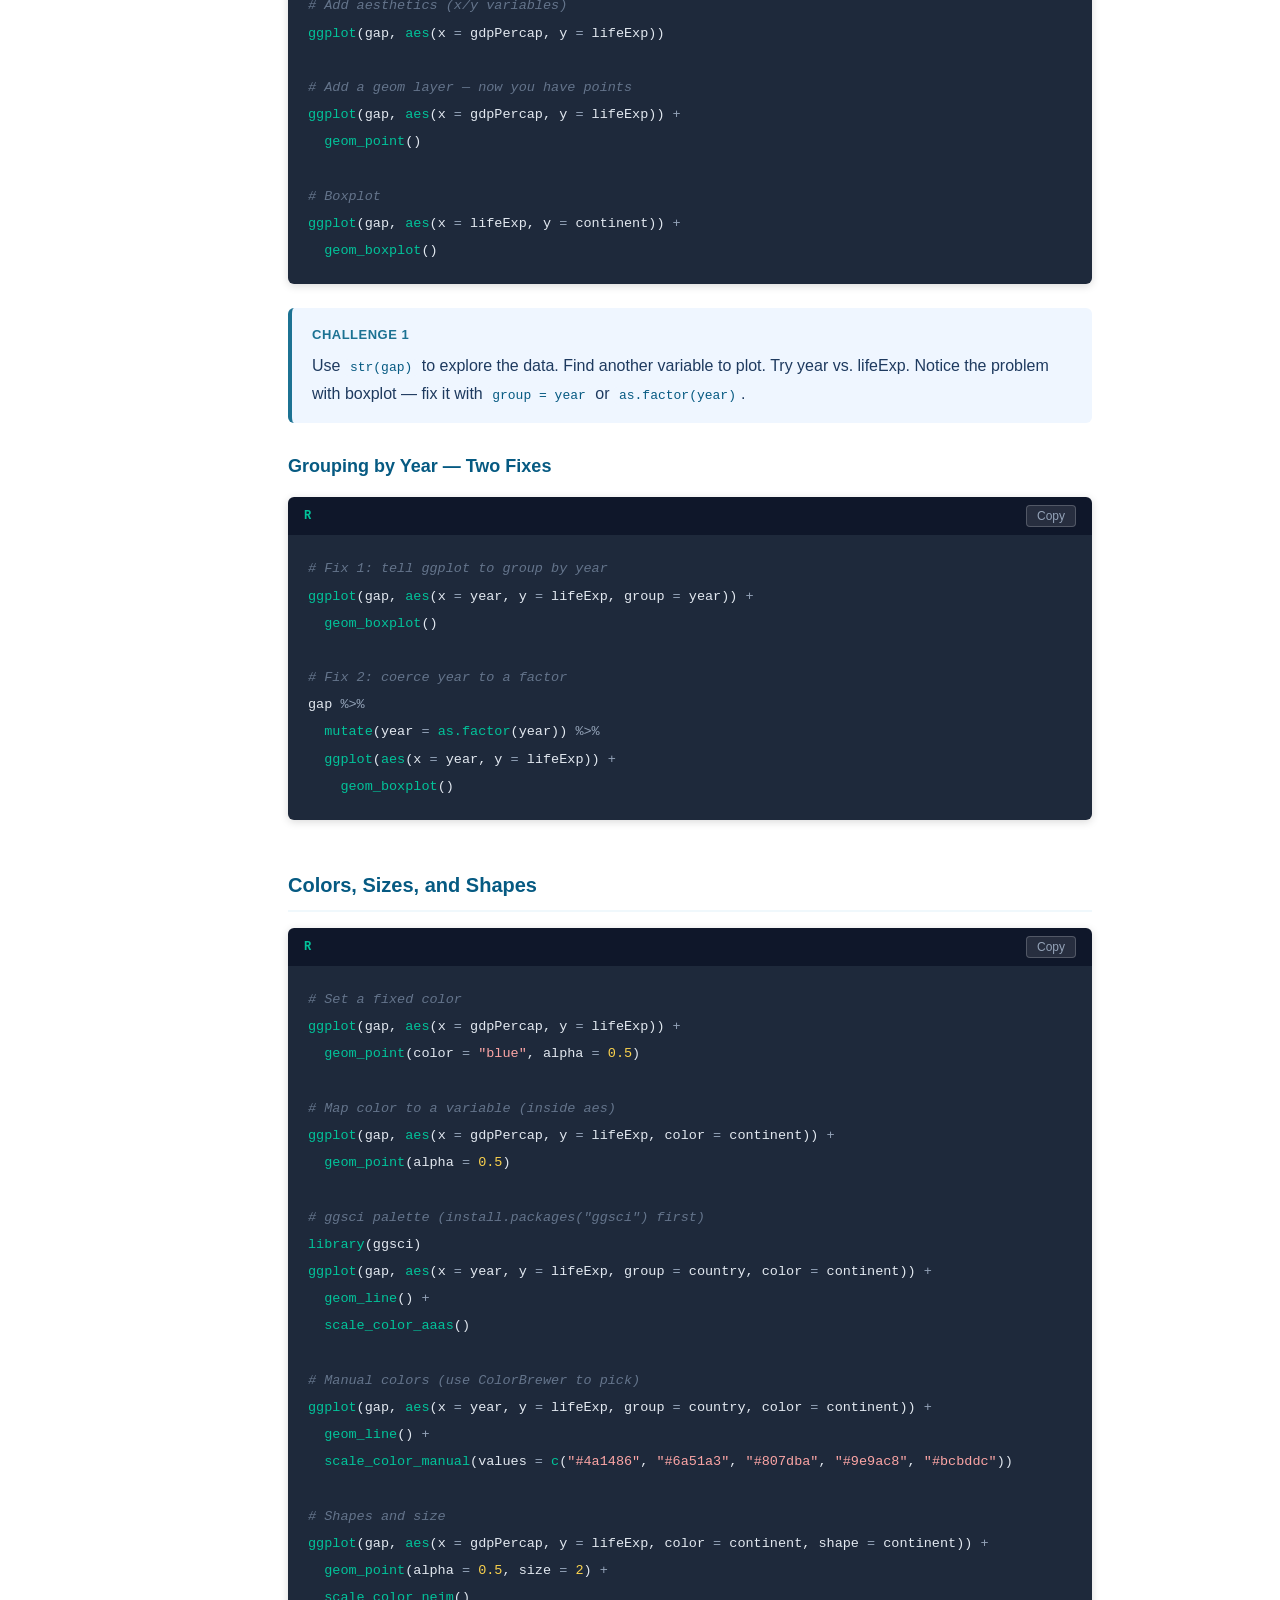
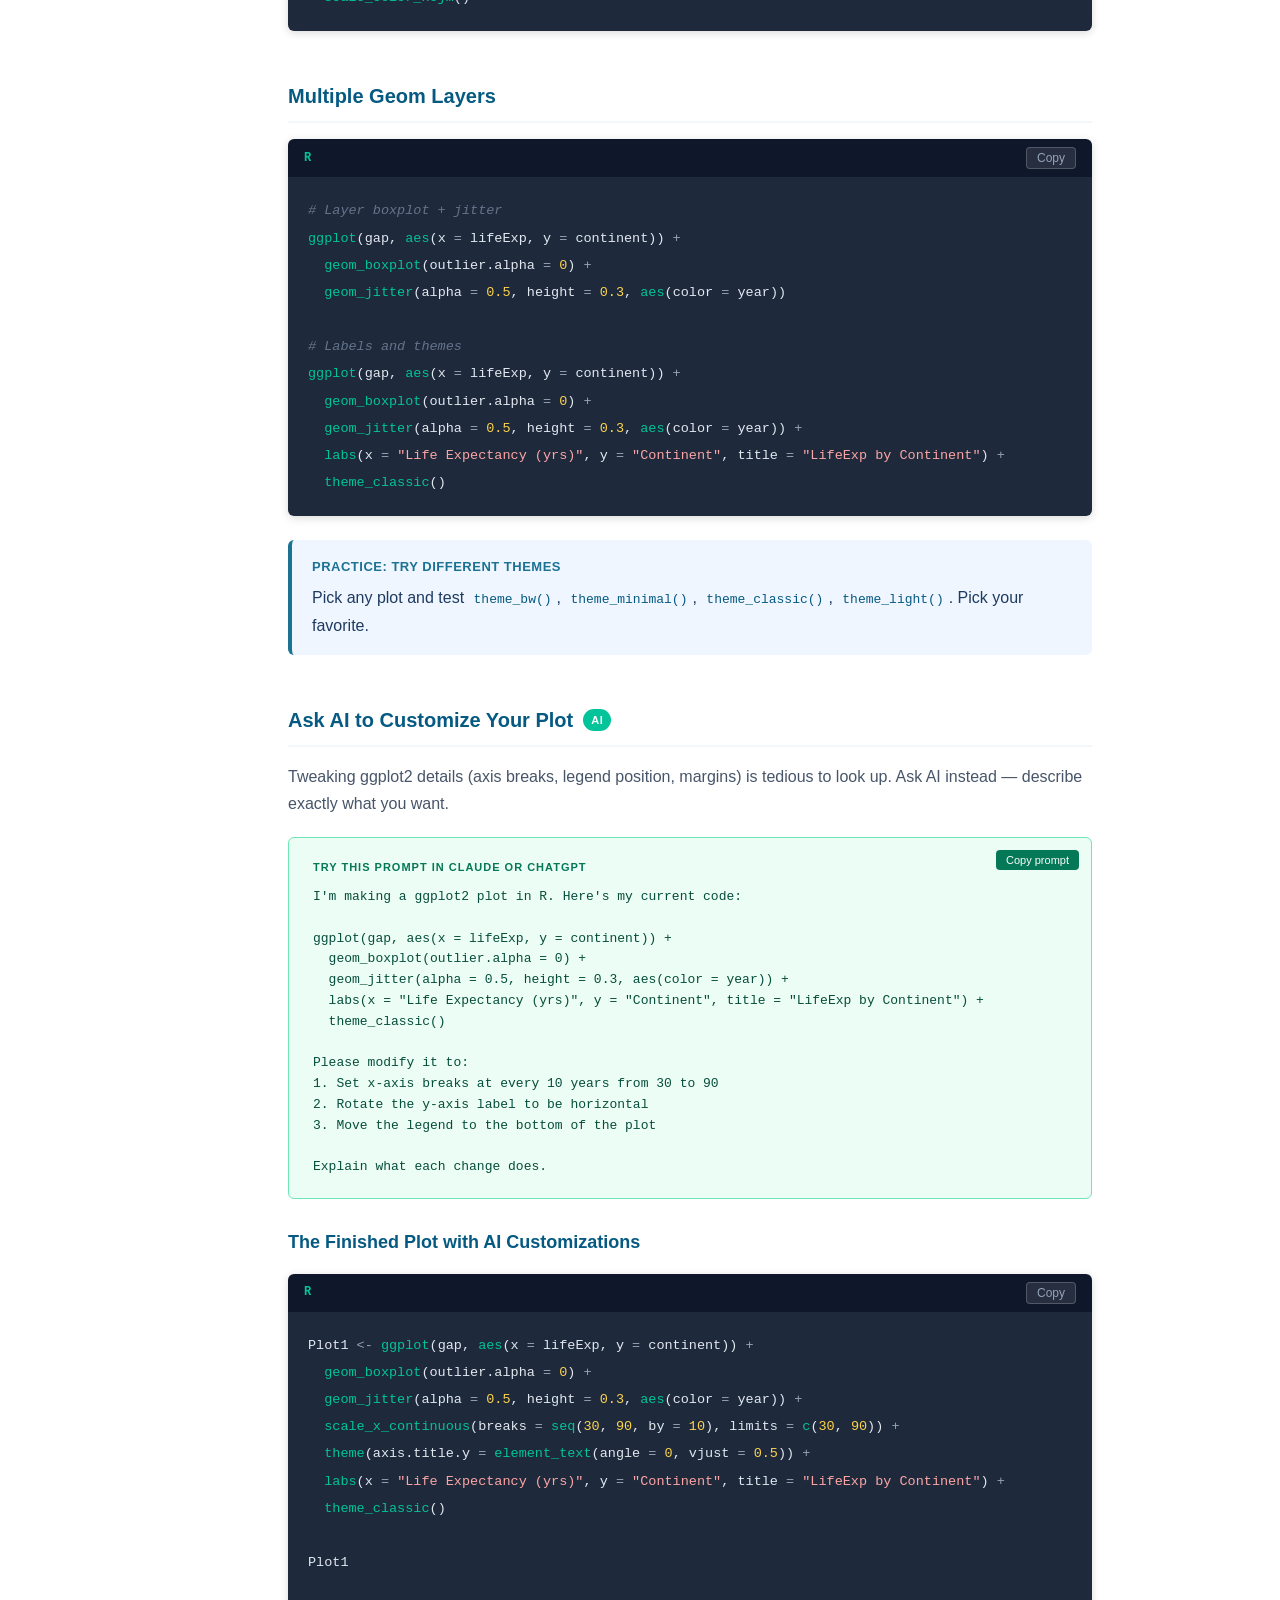
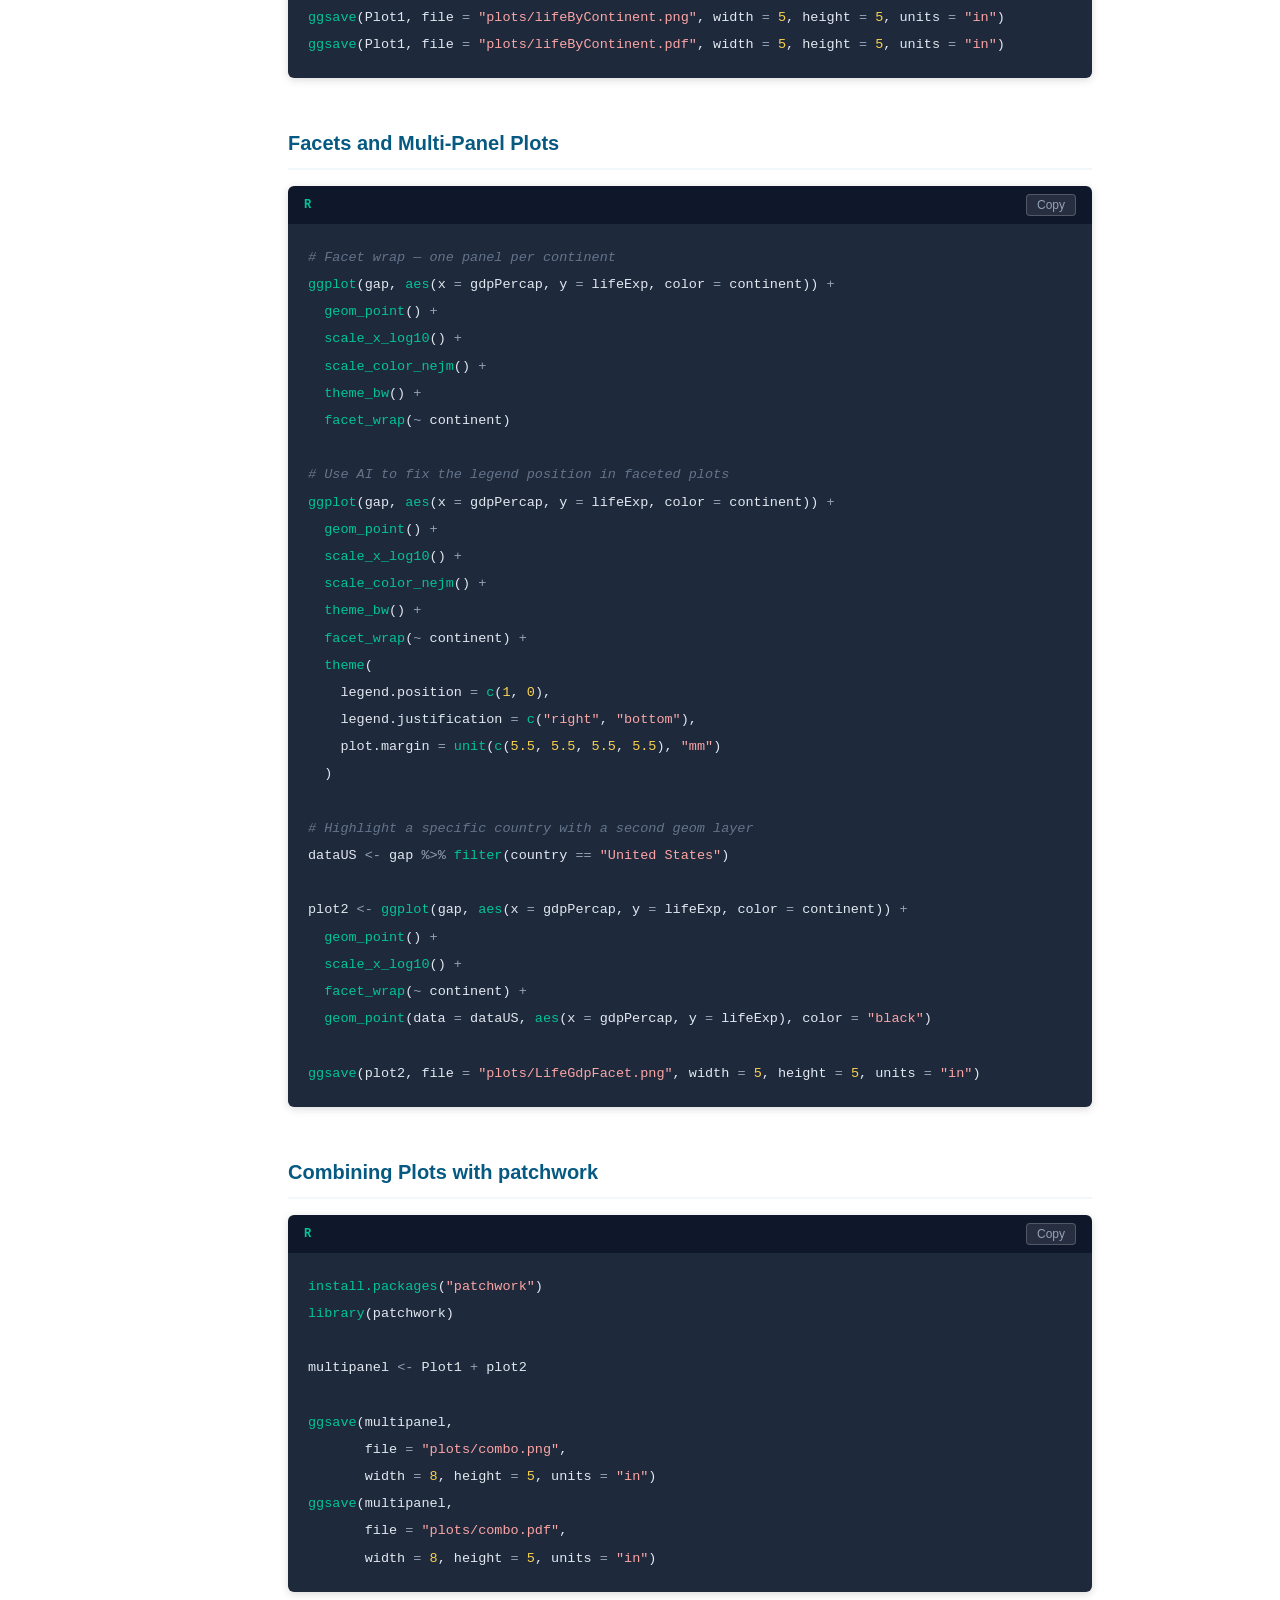
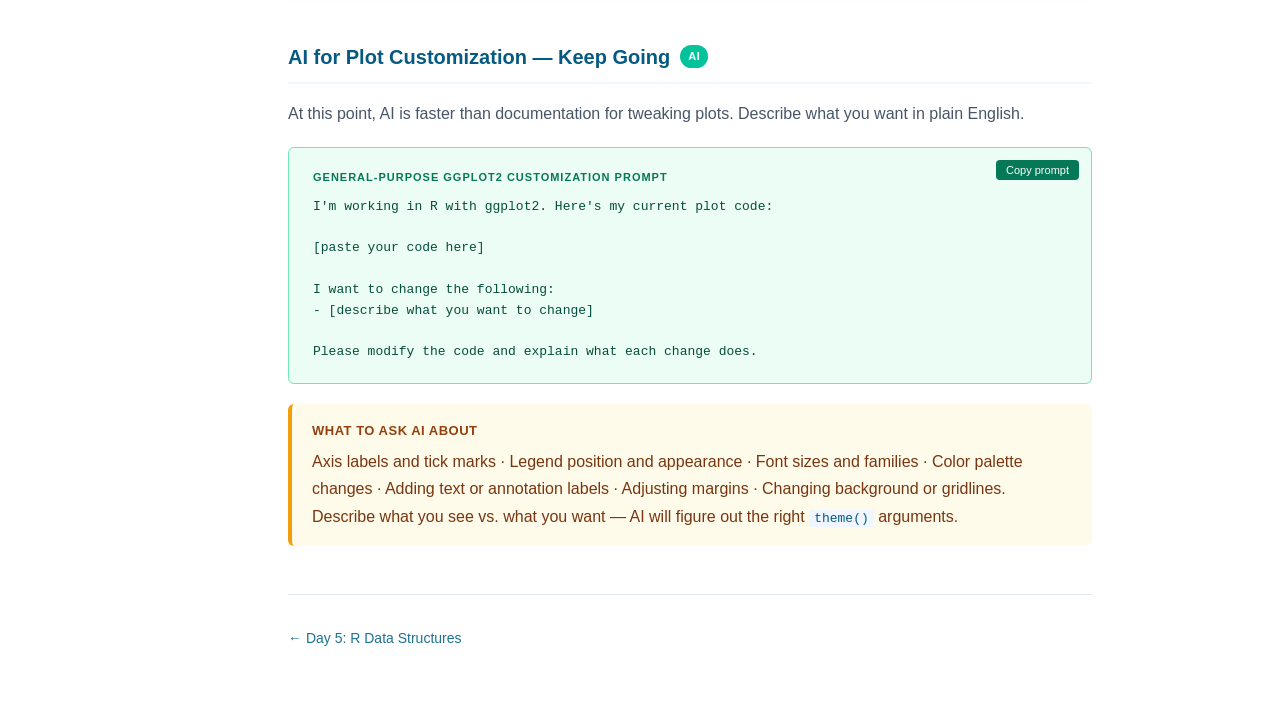
<file: day6.html>
<!DOCTYPE html>
<html lang="en">
<head>
<meta charset="UTF-8">
<meta name="viewport" content="width=device-width, initial-scale=1.0">
<title>Day 6 — R Visualization</title>
<link rel="stylesheet" href="style.css">
</head>
<body>

<button class="menu-toggle" aria-label="Toggle menu">☰</button>

<aside class="sidebar">
  <div class="sidebar-logo">
    <a href="index.html">Git, R &amp; Unix for Reproducible Science</a>
    <a href="https://imci.uidaho.edu/data-carpentries-training" target="_blank"><span>IMCI · University of Idaho</span></a>
  </div>
  <nav>
    <div class="nav-section">Overview</div>
    <a href="index.html">Home</a>
    <div class="nav-section">Workshop Days</div>
    <a href="day1.html">Day 1 — Unix Basics<span class="day-label">Tue Nov 3</span></a>
    <a href="day2.html">Day 2 — Files &amp; Directories<span class="day-label">Thu Nov 5</span></a>
    <a href="day3.html">Day 3 — Loops &amp; Scripts<span class="day-label">Tue Nov 10</span></a>
    <a href="day4.html">Day 4 — Git + Intro to R<span class="day-label">Thu Nov 12</span></a>
    <a href="day5.html">Day 5 — R Data Structures<span class="day-label">Tue Nov 17</span></a>
    <a href="day6.html">Day 6 — R Visualization<span class="day-label">Thu Nov 19</span></a>
  </nav>
  <div class="sidebar-footer">Tues &amp; Thurs · 3:00–5:30 PST<br>IRIC 352 / Zoom</div>
</aside>

<div class="main">
  <header class="page-header">
    <div class="day-tag">Day 6 · Thursday, November 19</div>
    <h1>R Visualization</h1>
    <div class="meta">
      <span>Dataset: gapminder.csv</span>
      <span>Goals: base graphics, ggplot2, saving figures, multi-panel plots</span>
    </div>
  </header>

  <div class="content">

    <div class="section">
      <div class="section-title">Resources</div>
      <ul class="link-list">
        <li><a href="https://swcarpentry.github.io/r-novice-gapminder/08-plot-ggplot2.html" target="_blank">Carpentries: ggplot2</a></li>
        <li><a href="https://r-graph-gallery.com/best-dataviz-packages.html" target="_blank">R Graph Gallery</a><span class="link-desc">Browse chart types with copy-paste code</span></li>
        <li><a href="https://nanx.me/ggsci/articles/ggsci.html" target="_blank">ggsci color palettes</a><span class="link-desc">Journal-style color schemes for ggplot2</span></li>
        <li><a href="https://colorbrewer2.org" target="_blank">ColorBrewer</a><span class="link-desc">Pick sequential and diverging color palettes</span></li>
        <li><a href="https://www.sthda.com/english/wiki/ggplot2-point-shapes" target="_blank">ggplot2 point shapes</a><span class="link-desc">Reference for shape numbers</span></li>
      </ul>
    </div>

    <div class="section">
      <div class="section-title">Setup</div>
      <div class="code-block">
        <div class="code-header"><span class="code-lang">R</span><button class="copy-btn" onclick="copyCode(this)">Copy</button></div>
        <pre><code><span class="fn">library</span>(ggplot2)
gap <span class="op">&lt;-</span> <span class="fn">read.csv</span>(<span class="st">"rawdata/gapminder.csv"</span>)</code></pre>
      </div>
    </div>

    <div class="section">
      <div class="section-title">Base R Plots</div>
      <p>R has built-in plotting functions. They're quick but limited.</p>
      <div class="code-block">
        <div class="code-header"><span class="code-lang">R</span><button class="copy-btn" onclick="copyCode(this)">Copy</button></div>
        <pre><code><span class="fn">plot</span>(x <span class="op">=</span> gap<span class="op">$</span>year, gap<span class="op">$</span>lifeExp)
<span class="fn">plot</span>(x <span class="op">=</span> gap<span class="op">$</span>year, gap<span class="op">$</span>lifeExp,
     xlab <span class="op">=</span> <span class="st">"Year"</span>, ylab <span class="op">=</span> <span class="st">"Life Expectancy (yrs)"</span>)
<span class="fn">hist</span>(gap<span class="op">$</span>lifeExp)

<span class="cm"># Saving base R plots is awkward</span>
<span class="fn">jpeg</span>(<span class="st">"plots/lifeExp_histogram.jpg"</span>)
<span class="fn">hist</span>(gap<span class="op">$</span>lifeExp, breaks <span class="op">=</span> <span class="nm">30</span>)
<span class="fn">dev.off</span>()</code></pre>
      </div>
    </div>

    <div class="section">
      <div class="section-title">ggplot2 — The Grammar of Graphics</div>
      <p>ggplot2 builds plots in layers. Every plot starts with data and aesthetics, then adds geoms (geometric objects).</p>
      <div class="code-block">
        <div class="code-header"><span class="code-lang">R</span><button class="copy-btn" onclick="copyCode(this)">Copy</button></div>
        <pre><code><span class="cm"># Start with data — empty canvas</span>
<span class="fn">ggplot</span>(gap)

<span class="cm"># Add aesthetics (x/y variables)</span>
<span class="fn">ggplot</span>(gap, <span class="fn">aes</span>(x <span class="op">=</span> gdpPercap, y <span class="op">=</span> lifeExp))

<span class="cm"># Add a geom layer — now you have points</span>
<span class="fn">ggplot</span>(gap, <span class="fn">aes</span>(x <span class="op">=</span> gdpPercap, y <span class="op">=</span> lifeExp)) <span class="op">+</span>
  <span class="fn">geom_point</span>()

<span class="cm"># Boxplot</span>
<span class="fn">ggplot</span>(gap, <span class="fn">aes</span>(x <span class="op">=</span> lifeExp, y <span class="op">=</span> continent)) <span class="op">+</span>
  <span class="fn">geom_boxplot</span>()</code></pre>
      </div>

      <div class="callout demo">
        <div class="callout-title">Challenge 1</div>
        <p>Use <code>str(gap)</code> to explore the data. Find another variable to plot. Try year vs. lifeExp. Notice the problem with boxplot — fix it with <code>group = year</code> or <code>as.factor(year)</code>.</p>
      </div>

      <h2>Grouping by Year — Two Fixes</h2>
      <div class="code-block">
        <div class="code-header"><span class="code-lang">R</span><button class="copy-btn" onclick="copyCode(this)">Copy</button></div>
        <pre><code><span class="cm"># Fix 1: tell ggplot to group by year</span>
<span class="fn">ggplot</span>(gap, <span class="fn">aes</span>(x <span class="op">=</span> year, y <span class="op">=</span> lifeExp, group <span class="op">=</span> year)) <span class="op">+</span>
  <span class="fn">geom_boxplot</span>()

<span class="cm"># Fix 2: coerce year to a factor</span>
gap <span class="op">%&gt;%</span>
  <span class="fn">mutate</span>(year <span class="op">=</span> <span class="fn">as.factor</span>(year)) <span class="op">%&gt;%</span>
  <span class="fn">ggplot</span>(<span class="fn">aes</span>(x <span class="op">=</span> year, y <span class="op">=</span> lifeExp)) <span class="op">+</span>
    <span class="fn">geom_boxplot</span>()</code></pre>
      </div>
    </div>

    <div class="section">
      <div class="section-title">Colors, Sizes, and Shapes</div>
      <div class="code-block">
        <div class="code-header"><span class="code-lang">R</span><button class="copy-btn" onclick="copyCode(this)">Copy</button></div>
        <pre><code><span class="cm"># Set a fixed color</span>
<span class="fn">ggplot</span>(gap, <span class="fn">aes</span>(x <span class="op">=</span> gdpPercap, y <span class="op">=</span> lifeExp)) <span class="op">+</span>
  <span class="fn">geom_point</span>(color <span class="op">=</span> <span class="st">"blue"</span>, alpha <span class="op">=</span> <span class="nm">0.5</span>)

<span class="cm"># Map color to a variable (inside aes)</span>
<span class="fn">ggplot</span>(gap, <span class="fn">aes</span>(x <span class="op">=</span> gdpPercap, y <span class="op">=</span> lifeExp, color <span class="op">=</span> continent)) <span class="op">+</span>
  <span class="fn">geom_point</span>(alpha <span class="op">=</span> <span class="nm">0.5</span>)

<span class="cm"># ggsci palette (install.packages("ggsci") first)</span>
<span class="fn">library</span>(ggsci)
<span class="fn">ggplot</span>(gap, <span class="fn">aes</span>(x <span class="op">=</span> year, y <span class="op">=</span> lifeExp, group <span class="op">=</span> country, color <span class="op">=</span> continent)) <span class="op">+</span>
  <span class="fn">geom_line</span>() <span class="op">+</span>
  <span class="fn">scale_color_aaas</span>()

<span class="cm"># Manual colors (use ColorBrewer to pick)</span>
<span class="fn">ggplot</span>(gap, <span class="fn">aes</span>(x <span class="op">=</span> year, y <span class="op">=</span> lifeExp, group <span class="op">=</span> country, color <span class="op">=</span> continent)) <span class="op">+</span>
  <span class="fn">geom_line</span>() <span class="op">+</span>
  <span class="fn">scale_color_manual</span>(values <span class="op">=</span> <span class="fn">c</span>(<span class="st">"#4a1486"</span>, <span class="st">"#6a51a3"</span>, <span class="st">"#807dba"</span>, <span class="st">"#9e9ac8"</span>, <span class="st">"#bcbddc"</span>))

<span class="cm"># Shapes and size</span>
<span class="fn">ggplot</span>(gap, <span class="fn">aes</span>(x <span class="op">=</span> gdpPercap, y <span class="op">=</span> lifeExp, color <span class="op">=</span> continent, shape <span class="op">=</span> continent)) <span class="op">+</span>
  <span class="fn">geom_point</span>(alpha <span class="op">=</span> <span class="nm">0.5</span>, size <span class="op">=</span> <span class="nm">2</span>) <span class="op">+</span>
  <span class="fn">scale_color_nejm</span>()</code></pre>
      </div>
    </div>

    <div class="section">
      <div class="section-title">Multiple Geom Layers</div>
      <div class="code-block">
        <div class="code-header"><span class="code-lang">R</span><button class="copy-btn" onclick="copyCode(this)">Copy</button></div>
        <pre><code><span class="cm"># Layer boxplot + jitter</span>
<span class="fn">ggplot</span>(gap, <span class="fn">aes</span>(x <span class="op">=</span> lifeExp, y <span class="op">=</span> continent)) <span class="op">+</span>
  <span class="fn">geom_boxplot</span>(outlier.alpha <span class="op">=</span> <span class="nm">0</span>) <span class="op">+</span>
  <span class="fn">geom_jitter</span>(alpha <span class="op">=</span> <span class="nm">0.5</span>, height <span class="op">=</span> <span class="nm">0.3</span>, <span class="fn">aes</span>(color <span class="op">=</span> year))

<span class="cm"># Labels and themes</span>
<span class="fn">ggplot</span>(gap, <span class="fn">aes</span>(x <span class="op">=</span> lifeExp, y <span class="op">=</span> continent)) <span class="op">+</span>
  <span class="fn">geom_boxplot</span>(outlier.alpha <span class="op">=</span> <span class="nm">0</span>) <span class="op">+</span>
  <span class="fn">geom_jitter</span>(alpha <span class="op">=</span> <span class="nm">0.5</span>, height <span class="op">=</span> <span class="nm">0.3</span>, <span class="fn">aes</span>(color <span class="op">=</span> year)) <span class="op">+</span>
  <span class="fn">labs</span>(x <span class="op">=</span> <span class="st">"Life Expectancy (yrs)"</span>, y <span class="op">=</span> <span class="st">"Continent"</span>, title <span class="op">=</span> <span class="st">"LifeExp by Continent"</span>) <span class="op">+</span>
  <span class="fn">theme_classic</span>()</code></pre>
      </div>
      <div class="callout demo">
        <div class="callout-title">Practice: try different themes</div>
        <p>Pick any plot and test <code>theme_bw()</code>, <code>theme_minimal()</code>, <code>theme_classic()</code>, <code>theme_light()</code>. Pick your favorite.</p>
      </div>
    </div>

    <div class="section">
      <div class="section-title">Ask AI to Customize Your Plot <span class="badge ai">AI</span></div>
      <p>Tweaking ggplot2 details (axis breaks, legend position, margins) is tedious to look up. Ask AI instead — describe exactly what you want.</p>
      <div class="prompt-box">
        <div class="prompt-label">Try this prompt in Claude or ChatGPT</div>
        <button class="prompt-copy" onclick="copyPrompt(this)">Copy prompt</button>
        <div class="prompt-text">I'm making a ggplot2 plot in R. Here's my current code:

ggplot(gap, aes(x = lifeExp, y = continent)) +
  geom_boxplot(outlier.alpha = 0) +
  geom_jitter(alpha = 0.5, height = 0.3, aes(color = year)) +
  labs(x = "Life Expectancy (yrs)", y = "Continent", title = "LifeExp by Continent") +
  theme_classic()

Please modify it to:
1. Set x-axis breaks at every 10 years from 30 to 90
2. Rotate the y-axis label to be horizontal
3. Move the legend to the bottom of the plot

Explain what each change does.</div>
      </div>

      <h2>The Finished Plot with AI Customizations</h2>
      <div class="code-block">
        <div class="code-header"><span class="code-lang">R</span><button class="copy-btn" onclick="copyCode(this)">Copy</button></div>
        <pre><code>Plot1 <span class="op">&lt;-</span> <span class="fn">ggplot</span>(gap, <span class="fn">aes</span>(x <span class="op">=</span> lifeExp, y <span class="op">=</span> continent)) <span class="op">+</span>
  <span class="fn">geom_boxplot</span>(outlier.alpha <span class="op">=</span> <span class="nm">0</span>) <span class="op">+</span>
  <span class="fn">geom_jitter</span>(alpha <span class="op">=</span> <span class="nm">0.5</span>, height <span class="op">=</span> <span class="nm">0.3</span>, <span class="fn">aes</span>(color <span class="op">=</span> year)) <span class="op">+</span>
  <span class="fn">scale_x_continuous</span>(breaks <span class="op">=</span> <span class="fn">seq</span>(<span class="nm">30</span>, <span class="nm">90</span>, by <span class="op">=</span> <span class="nm">10</span>), limits <span class="op">=</span> <span class="fn">c</span>(<span class="nm">30</span>, <span class="nm">90</span>)) <span class="op">+</span>
  <span class="fn">theme</span>(axis.title.y <span class="op">=</span> <span class="fn">element_text</span>(angle <span class="op">=</span> <span class="nm">0</span>, vjust <span class="op">=</span> <span class="nm">0.5</span>)) <span class="op">+</span>
  <span class="fn">labs</span>(x <span class="op">=</span> <span class="st">"Life Expectancy (yrs)"</span>, y <span class="op">=</span> <span class="st">"Continent"</span>, title <span class="op">=</span> <span class="st">"LifeExp by Continent"</span>) <span class="op">+</span>
  <span class="fn">theme_classic</span>()

Plot1

<span class="fn">ggsave</span>(Plot1, file <span class="op">=</span> <span class="st">"plots/lifeByContinent.png"</span>, width <span class="op">=</span> <span class="nm">5</span>, height <span class="op">=</span> <span class="nm">5</span>, units <span class="op">=</span> <span class="st">"in"</span>)
<span class="fn">ggsave</span>(Plot1, file <span class="op">=</span> <span class="st">"plots/lifeByContinent.pdf"</span>, width <span class="op">=</span> <span class="nm">5</span>, height <span class="op">=</span> <span class="nm">5</span>, units <span class="op">=</span> <span class="st">"in"</span>)</code></pre>
      </div>
    </div>

    <div class="section">
      <div class="section-title">Facets and Multi-Panel Plots</div>
      <div class="code-block">
        <div class="code-header"><span class="code-lang">R</span><button class="copy-btn" onclick="copyCode(this)">Copy</button></div>
        <pre><code><span class="cm"># Facet wrap — one panel per continent</span>
<span class="fn">ggplot</span>(gap, <span class="fn">aes</span>(x <span class="op">=</span> gdpPercap, y <span class="op">=</span> lifeExp, color <span class="op">=</span> continent)) <span class="op">+</span>
  <span class="fn">geom_point</span>() <span class="op">+</span>
  <span class="fn">scale_x_log10</span>() <span class="op">+</span>
  <span class="fn">scale_color_nejm</span>() <span class="op">+</span>
  <span class="fn">theme_bw</span>() <span class="op">+</span>
  <span class="fn">facet_wrap</span>(<span class="op">~</span> continent)

<span class="cm"># Use AI to fix the legend position in faceted plots</span>
<span class="fn">ggplot</span>(gap, <span class="fn">aes</span>(x <span class="op">=</span> gdpPercap, y <span class="op">=</span> lifeExp, color <span class="op">=</span> continent)) <span class="op">+</span>
  <span class="fn">geom_point</span>() <span class="op">+</span>
  <span class="fn">scale_x_log10</span>() <span class="op">+</span>
  <span class="fn">scale_color_nejm</span>() <span class="op">+</span>
  <span class="fn">theme_bw</span>() <span class="op">+</span>
  <span class="fn">facet_wrap</span>(<span class="op">~</span> continent) <span class="op">+</span>
  <span class="fn">theme</span>(
    legend.position <span class="op">=</span> <span class="fn">c</span>(<span class="nm">1</span>, <span class="nm">0</span>),
    legend.justification <span class="op">=</span> <span class="fn">c</span>(<span class="st">"right"</span>, <span class="st">"bottom"</span>),
    plot.margin <span class="op">=</span> <span class="fn">unit</span>(<span class="fn">c</span>(<span class="nm">5.5</span>, <span class="nm">5.5</span>, <span class="nm">5.5</span>, <span class="nm">5.5</span>), <span class="st">"mm"</span>)
  )

<span class="cm"># Highlight a specific country with a second geom layer</span>
dataUS <span class="op">&lt;-</span> gap <span class="op">%&gt;%</span> <span class="fn">filter</span>(country <span class="op">==</span> <span class="st">"United States"</span>)

plot2 <span class="op">&lt;-</span> <span class="fn">ggplot</span>(gap, <span class="fn">aes</span>(x <span class="op">=</span> gdpPercap, y <span class="op">=</span> lifeExp, color <span class="op">=</span> continent)) <span class="op">+</span>
  <span class="fn">geom_point</span>() <span class="op">+</span>
  <span class="fn">scale_x_log10</span>() <span class="op">+</span>
  <span class="fn">facet_wrap</span>(<span class="op">~</span> continent) <span class="op">+</span>
  <span class="fn">geom_point</span>(data <span class="op">=</span> dataUS, <span class="fn">aes</span>(x <span class="op">=</span> gdpPercap, y <span class="op">=</span> lifeExp), color <span class="op">=</span> <span class="st">"black"</span>)

<span class="fn">ggsave</span>(plot2, file <span class="op">=</span> <span class="st">"plots/LifeGdpFacet.png"</span>, width <span class="op">=</span> <span class="nm">5</span>, height <span class="op">=</span> <span class="nm">5</span>, units <span class="op">=</span> <span class="st">"in"</span>)</code></pre>
      </div>
    </div>

    <div class="section">
      <div class="section-title">Combining Plots with patchwork</div>
      <div class="code-block">
        <div class="code-header"><span class="code-lang">R</span><button class="copy-btn" onclick="copyCode(this)">Copy</button></div>
        <pre><code><span class="fn">install.packages</span>(<span class="st">"patchwork"</span>)
<span class="fn">library</span>(patchwork)

multipanel <span class="op">&lt;-</span> Plot1 <span class="op">+</span> plot2

<span class="fn">ggsave</span>(multipanel,
       file <span class="op">=</span> <span class="st">"plots/combo.png"</span>,
       width <span class="op">=</span> <span class="nm">8</span>, height <span class="op">=</span> <span class="nm">5</span>, units <span class="op">=</span> <span class="st">"in"</span>)
<span class="fn">ggsave</span>(multipanel,
       file <span class="op">=</span> <span class="st">"plots/combo.pdf"</span>,
       width <span class="op">=</span> <span class="nm">8</span>, height <span class="op">=</span> <span class="nm">5</span>, units <span class="op">=</span> <span class="st">"in"</span>)</code></pre>
      </div>
    </div>

    <div class="section">
      <div class="section-title">AI for Plot Customization — Keep Going <span class="badge ai">AI</span></div>
      <p>At this point, AI is faster than documentation for tweaking plots. Describe what you want in plain English.</p>
      <div class="prompt-box">
        <div class="prompt-label">General-purpose ggplot2 customization prompt</div>
        <button class="prompt-copy" onclick="copyPrompt(this)">Copy prompt</button>
        <div class="prompt-text">I'm working in R with ggplot2. Here's my current plot code:

[paste your code here]

I want to change the following:
- [describe what you want to change]

Please modify the code and explain what each change does.</div>
      </div>
      <div class="callout tip">
        <div class="callout-title">What to ask AI about</div>
        <p>Axis labels and tick marks · Legend position and appearance · Font sizes and families · Color palette changes · Adding text or annotation labels · Adjusting margins · Changing background or gridlines. Describe what you see vs. what you want — AI will figure out the right <code>theme()</code> arguments.</p>
      </div>
    </div>

    <div class="page-nav">
      <a href="day5.html">← Day 5: R Data Structures</a>
      <span></span>
    </div>

  </div>
</div>

<script src="scripts.js"></script>
</body>
</html>
</file>
<file: style.css>
/* ── Reset & Base ───────────────────────────────────────────── */
*, *::before, *::after { box-sizing: border-box; margin: 0; padding: 0; }

:root {
  --dark:    #065A82;
  --mid:     #1C7293;
  --accent:  #02C39A;
  --light:   #F0F8FC;
  --white:   #ffffff;
  --gray:    #475569;
  --lgray:   #94A3B8;
  --black:   #1E293B;
  --code-bg: #1E293B;
  --warn:    #F59E0B;
  --sidebar: 240px;
  --radius:  6px;
}

body {
  font-family: -apple-system, BlinkMacSystemFont, "Segoe UI", Roboto, sans-serif;
  font-size: 16px;
  line-height: 1.7;
  color: var(--black);
  background: var(--white);
  display: flex;
  min-height: 100vh;
}

a { color: var(--mid); text-decoration: none; }
a:hover { color: var(--accent); text-decoration: underline; }

/* ── Sidebar ─────────────────────────────────────────────────── */
.sidebar {
  width: var(--sidebar);
  min-height: 100vh;
  background: var(--dark);
  color: var(--white);
  position: fixed;
  top: 0; left: 0;
  display: flex;
  flex-direction: column;
  padding: 0;
  z-index: 100;
}

.sidebar-logo {
  padding: 24px 20px 16px;
  border-bottom: 1px solid rgba(255,255,255,0.1);
}
.sidebar-logo a {
  color: var(--white);
  font-size: 15px;
  font-weight: 700;
  line-height: 1.3;
  display: block;
}
.sidebar-logo span {
  display: block;
  font-size: 11px;
  font-weight: 400;
  color: var(--lgray);
  margin-top: 4px;
}

.sidebar nav { flex: 1; padding: 12px 0; }

.nav-section {
  padding: 10px 20px 4px;
  font-size: 10px;
  font-weight: 700;
  letter-spacing: 1.2px;
  color: var(--lgray);
  text-transform: uppercase;
}

.sidebar nav a {
  display: block;
  padding: 8px 20px;
  color: rgba(255,255,255,0.75);
  font-size: 14px;
  transition: background 0.15s, color 0.15s;
  border-left: 3px solid transparent;
}
.sidebar nav a:hover,
.sidebar nav a.active {
  background: rgba(255,255,255,0.08);
  color: var(--white);
  text-decoration: none;
  border-left-color: var(--accent);
}
.sidebar nav a .day-label {
  display: block;
  font-size: 10px;
  color: var(--lgray);
  margin-top: 1px;
}
.sidebar nav a.active .day-label { color: var(--accent); }

.sidebar-footer {
  padding: 16px 20px;
  border-top: 1px solid rgba(255,255,255,0.1);
  font-size: 12px;
  color: var(--lgray);
}

/* ── Main Content ────────────────────────────────────────────── */
.main {
  margin-left: var(--sidebar);
  flex: 1;
  min-height: 100vh;
}

.page-header {
  background: var(--dark);
  color: var(--white);
  padding: 40px 48px 32px;
  border-bottom: 3px solid var(--accent);
}
.page-header .day-tag {
  font-size: 11px;
  font-weight: 700;
  letter-spacing: 1.5px;
  text-transform: uppercase;
  color: var(--accent);
  margin-bottom: 8px;
}
.page-header h1 { font-size: 28px; font-weight: 700; margin-bottom: 8px; }
.page-header .meta {
  font-size: 14px;
  color: var(--lgray);
  display: flex;
  gap: 20px;
  flex-wrap: wrap;
  margin-top: 10px;
}
.page-header .meta span::before { content: "• "; }

.content { padding: 40px 48px; max-width: 900px; }

/* ── Sections ────────────────────────────────────────────────── */
.section { margin-bottom: 48px; }

.section-title {
  font-size: 20px;
  font-weight: 700;
  color: var(--dark);
  margin-bottom: 16px;
  padding-bottom: 8px;
  border-bottom: 2px solid var(--light);
  display: flex;
  align-items: center;
  gap: 10px;
}
.section-title .badge {
  font-size: 11px;
  font-weight: 600;
  background: var(--accent);
  color: var(--white);
  padding: 2px 8px;
  border-radius: 20px;
  letter-spacing: 0.5px;
}
.section-title .badge.demo { background: var(--mid); }
.section-title .badge.ai   { background: var(--accent); }
.section-title .badge.tip  { background: var(--warn); color: var(--black); }

h2 { font-size: 18px; font-weight: 600; color: var(--dark); margin: 28px 0 10px; }
h3 { font-size: 15px; font-weight: 600; color: var(--gray); margin: 20px 0 8px; text-transform: uppercase; letter-spacing: 0.5px; }

p { margin-bottom: 12px; color: var(--gray); }
ul, ol { margin: 0 0 14px 20px; color: var(--gray); }
li { margin-bottom: 4px; }

/* ── Code Blocks ─────────────────────────────────────────────── */
.code-block {
  position: relative;
  margin: 16px 0 24px;
  border-radius: var(--radius);
  overflow: hidden;
  box-shadow: 0 2px 8px rgba(0,0,0,0.15);
}

.code-header {
  background: #0F172A;
  padding: 8px 16px;
  display: flex;
  justify-content: space-between;
  align-items: center;
  font-size: 12px;
}
.code-lang {
  color: var(--accent);
  font-family: "SFMono-Regular", Consolas, monospace;
  font-weight: 600;
  letter-spacing: 0.5px;
}
.copy-btn {
  background: rgba(255,255,255,0.1);
  border: 1px solid rgba(255,255,255,0.2);
  color: var(--lgray);
  font-size: 12px;
  padding: 3px 10px;
  border-radius: 4px;
  cursor: pointer;
  font-family: inherit;
  transition: background 0.15s, color 0.15s;
}
.copy-btn:hover { background: rgba(255,255,255,0.2); color: var(--white); }
.copy-btn.copied { background: var(--accent); color: var(--white); border-color: var(--accent); }

pre {
  background: var(--code-bg);
  padding: 20px;
  overflow-x: auto;
  margin: 0;
}
code {
  font-family: "SFMono-Regular", Consolas, "Courier New", monospace;
  font-size: 13.5px;
  line-height: 1.6;
  color: #E2E8F0;
}

/* Syntax colors */
.kw  { color: #7DD3FC; }   /* keywords / functions */
.fn  { color: #02C39A; }   /* ggplot / tidyverse verbs */
.st  { color: #FCA5A5; }   /* strings */
.cm  { color: #64748B; font-style: italic; } /* comments */
.nm  { color: #FCD34D; }   /* numbers */
.op  { color: #94A3B8; }   /* operators */

/* inline code */
p code, li code {
  background: #EFF6FF;
  color: var(--dark);
  padding: 1px 5px;
  border-radius: 3px;
  font-size: 13px;
}

/* ── Callout Boxes ───────────────────────────────────────────── */
.callout {
  border-radius: var(--radius);
  padding: 16px 20px;
  margin: 20px 0;
  border-left: 4px solid;
}
.callout p { margin: 0; }
.callout-title { font-weight: 700; font-size: 13px; margin-bottom: 6px; text-transform: uppercase; letter-spacing: 0.5px; }

.callout.demo   { background: #EFF6FF; border-color: var(--mid);    }
.callout.demo .callout-title   { color: var(--mid);    }
.callout.demo p  { color: #1E3A5F; }

.callout.ai     { background: #ECFDF5; border-color: var(--accent); }
.callout.ai .callout-title     { color: #047857;        }
.callout.ai p    { color: #064E3B; }

.callout.tip    { background: #FFFBEB; border-color: var(--warn);   }
.callout.tip .callout-title    { color: #92400E;        }
.callout.tip p   { color: #78350F; }

.callout.warn   { background: #FFF1F2; border-color: #E11D48;       }
.callout.warn .callout-title   { color: #9F1239;        }
.callout.warn p  { color: #881337; }

/* ── Prompt Box ──────────────────────────────────────────────── */
.prompt-box {
  background: #ECFDF5;
  border: 1px solid #6EE7B7;
  border-radius: var(--radius);
  padding: 20px 24px;
  margin: 20px 0;
  position: relative;
}
.prompt-box .prompt-label {
  font-size: 11px;
  font-weight: 700;
  text-transform: uppercase;
  letter-spacing: 1px;
  color: #047857;
  margin-bottom: 10px;
}
.prompt-box .prompt-text {
  font-family: "SFMono-Regular", Consolas, monospace;
  font-size: 13px;
  color: #064E3B;
  line-height: 1.6;
  white-space: pre-wrap;
}
.prompt-copy {
  position: absolute;
  top: 12px; right: 12px;
  background: #047857;
  color: white;
  border: none;
  font-size: 11px;
  padding: 4px 10px;
  border-radius: 4px;
  cursor: pointer;
  font-family: inherit;
  transition: background 0.15s;
}
.prompt-copy:hover { background: #065F46; }
.prompt-copy.copied { background: var(--dark); }

/* ── Timeline / Schedule ─────────────────────────────────────── */
.schedule-table {
  width: 100%;
  border-collapse: collapse;
  margin: 16px 0;
  font-size: 14px;
}
.schedule-table th {
  text-align: left;
  padding: 10px 16px;
  background: var(--dark);
  color: var(--white);
  font-weight: 600;
  font-size: 13px;
}
.schedule-table td {
  padding: 10px 16px;
  border-bottom: 1px solid #E2E8F0;
  color: var(--gray);
  vertical-align: top;
}
.schedule-table tr:nth-child(even) td { background: var(--light); }
.schedule-table .time { font-weight: 600; color: var(--dark); white-space: nowrap; }
.schedule-table .who  { font-size: 12px; color: var(--lgray); }

/* ── Index Cards ─────────────────────────────────────────────── */
.day-grid {
  display: grid;
  grid-template-columns: repeat(auto-fill, minmax(260px, 1fr));
  gap: 20px;
  margin: 24px 0;
}
.day-card {
  border: 1px solid #E2E8F0;
  border-radius: var(--radius);
  padding: 24px;
  transition: box-shadow 0.15s, border-color 0.15s;
  display: block;
  color: inherit;
}
.day-card:hover {
  box-shadow: 0 4px 16px rgba(0,0,0,0.1);
  border-color: var(--accent);
  text-decoration: none;
}
.day-card .card-day {
  font-size: 11px;
  font-weight: 700;
  letter-spacing: 1.2px;
  text-transform: uppercase;
  color: var(--accent);
  margin-bottom: 6px;
}
.day-card h3 {
  font-size: 17px;
  font-weight: 700;
  color: var(--dark);
  margin: 0 0 8px;
  text-transform: none;
  letter-spacing: 0;
}
.day-card p { font-size: 13px; color: var(--gray); margin: 0; }
.day-card .card-date {
  font-size: 12px;
  color: var(--lgray);
  margin-top: 12px;
}

/* ── Links list ──────────────────────────────────────────────── */
.link-list { list-style: none; margin: 0 0 20px; padding: 0; }
.link-list li { padding: 6px 0; border-bottom: 1px solid #F1F5F9; }
.link-list li:last-child { border-bottom: none; }
.link-list a { font-weight: 500; }
.link-list .link-desc { display: block; font-size: 13px; color: var(--lgray); }

/* ── Page nav ────────────────────────────────────────────────── */
.page-nav {
  display: flex;
  justify-content: space-between;
  padding: 32px 0 16px;
  border-top: 1px solid #E2E8F0;
  margin-top: 48px;
  gap: 16px;
}
.page-nav a {
  display: inline-flex;
  align-items: center;
  gap: 6px;
  font-size: 14px;
  font-weight: 500;
  color: var(--mid);
}
.page-nav a:hover { color: var(--accent); text-decoration: none; }
.page-nav .next { margin-left: auto; }

/* ── Mobile ──────────────────────────────────────────────────── */
.menu-toggle {
  display: none;
  position: fixed;
  top: 12px; left: 12px;
  z-index: 200;
  background: var(--dark);
  color: white;
  border: none;
  border-radius: 4px;
  padding: 8px 12px;
  font-size: 18px;
  cursor: pointer;
}

@media (max-width: 768px) {
  .menu-toggle { display: block; }
  .sidebar {
    transform: translateX(-100%);
    transition: transform 0.25s;
  }
  .sidebar.open { transform: translateX(0); }
  .main { margin-left: 0; }
  .page-header, .content { padding: 24px 20px; }
  .page-header { padding-top: 56px; }
}
</file>
